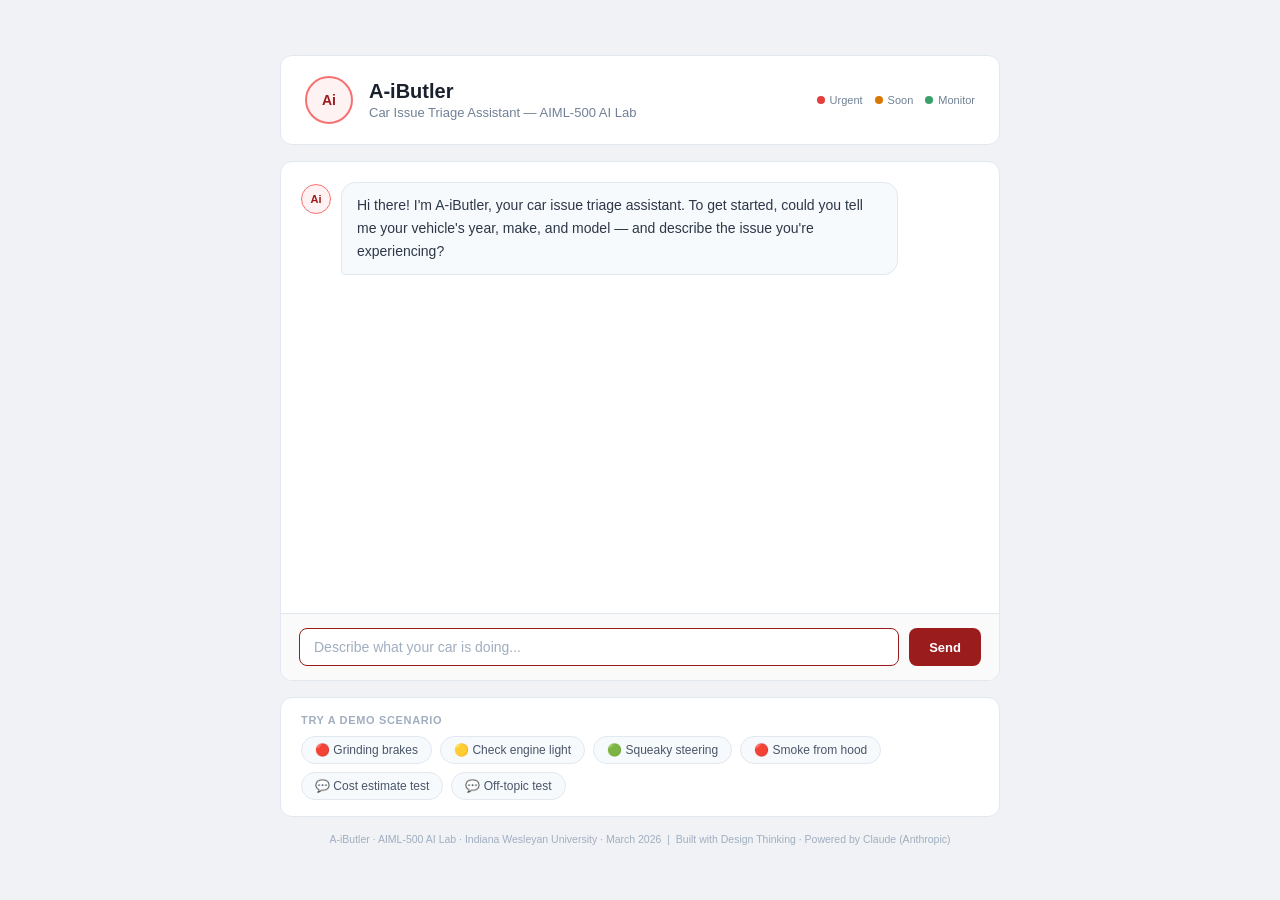
<file: A-iButler.html>
<!DOCTYPE html>
<html lang="en">
<head>
  <meta charset="UTF-8" />
  <meta name="viewport" content="width=device-width, initial-scale=1.0"/>
  <title>A-iButler — Car Issue Triage Assistant</title>
  <style>
    * { box-sizing: border-box; margin: 0; padding: 0; }

    body {
      font-family: 'Segoe UI', Calibri, Arial, sans-serif;
      background: #F0F2F5;
      display: flex;
      align-items: center;
      justify-content: center;
      min-height: 100vh;
      padding: 24px;
    }

    .app {
      width: 100%;
      max-width: 720px;
      display: flex;
      flex-direction: column;
      gap: 16px;
    }

    /* ── Header ── */
    .header {
      background: #fff;
      border: 1px solid #E2E8F0;
      border-radius: 12px;
      padding: 20px 24px;
      display: flex;
      align-items: center;
      gap: 16px;
    }
    .logo {
      width: 48px; height: 48px;
      border-radius: 50%;
      background: #FEF2F2;
      border: 2px solid #F87171;
      display: flex; align-items: center; justify-content: center;
      font-size: 14px; font-weight: 700; color: #9B1C1C;
      flex-shrink: 0;
    }
    .header-text h1 {
      font-size: 20px; font-weight: 700; color: #1A202C;
    }
    .header-text p {
      font-size: 13px; color: #718096; margin-top: 2px;
    }
    .urgency-legend {
      margin-left: auto;
      display: flex;
      gap: 12px;
      flex-shrink: 0;
    }
    .legend-item {
      display: flex; align-items: center; gap: 5px;
      font-size: 11px; color: #718096;
    }
    .legend-dot {
      width: 8px; height: 8px;
      border-radius: 50%;
    }

    /* ── Chat window ── */
    .chat-window {
      background: #fff;
      border: 1px solid #E2E8F0;
      border-radius: 12px;
      display: flex;
      flex-direction: column;
      height: 520px;
      overflow: hidden;
    }
    .messages {
      flex: 1;
      overflow-y: auto;
      padding: 20px;
      display: flex;
      flex-direction: column;
      gap: 14px;
    }
    .messages::-webkit-scrollbar { width: 4px; }
    .messages::-webkit-scrollbar-track { background: transparent; }
    .messages::-webkit-scrollbar-thumb { background: #E2E8F0; border-radius: 4px; }

    .msg { display: flex; gap: 10px; max-width: 88%; }
    .msg.user { align-self: flex-end; flex-direction: row-reverse; }

    .avatar {
      width: 30px; height: 30px;
      border-radius: 50%;
      display: flex; align-items: center; justify-content: center;
      font-size: 11px; font-weight: 700;
      flex-shrink: 0;
      margin-top: 2px;
    }
    .msg.bot .avatar  { background: #FEF2F2; color: #9B1C1C; border: 1px solid #F87171; }
    .msg.user .avatar { background: #EDF2F7; color: #4A5568; border: 1px solid #CBD5E0; }

    .bubble {
      padding: 11px 15px;
      border-radius: 14px;
      font-size: 14px;
      line-height: 1.65;
      white-space: pre-wrap;
    }
    .msg.bot .bubble {
      background: #F7FAFC;
      color: #2D3748;
      border-bottom-left-radius: 4px;
      border: 1px solid #E2E8F0;
    }
    .msg.user .bubble {
      background: #9B1C1C;
      color: #fff;
      border-bottom-right-radius: 4px;
    }

    /* Typing dots */
    .typing-dots {
      display: flex; gap: 4px;
      padding: 12px 15px;
      align-items: center;
    }
    .dot {
      width: 7px; height: 7px;
      border-radius: 50%;
      background: #CBD5E0;
      animation: bounce 1.2s infinite;
    }
    .dot:nth-child(2) { animation-delay: 0.2s; }
    .dot:nth-child(3) { animation-delay: 0.4s; }
    @keyframes bounce {
      0%, 60%, 100% { transform: translateY(0); }
      30% { transform: translateY(-6px); }
    }

    /* ── Input row ── */
    .input-row {
      display: flex;
      gap: 10px;
      padding: 14px 18px;
      border-top: 1px solid #E2E8F0;
      background: #FAFAFA;
    }
    .input-row input {
      flex: 1;
      padding: 10px 14px;
      border-radius: 8px;
      border: 1px solid #E2E8F0;
      background: #fff;
      font-size: 14px;
      color: #2D3748;
      outline: none;
      font-family: inherit;
      transition: border-color 0.15s;
    }
    .input-row input:focus { border-color: #9B1C1C; }
    .input-row input::placeholder { color: #A0AEC0; }
    .send-btn {
      padding: 10px 20px;
      border-radius: 8px;
      border: none;
      background: #9B1C1C;
      color: #fff;
      font-size: 13px;
      font-weight: 600;
      cursor: pointer;
      font-family: inherit;
      transition: background 0.15s;
    }
    .send-btn:hover:not(:disabled) { background: #7F1D1D; }
    .send-btn:disabled { opacity: 0.5; cursor: not-allowed; }

    /* ── Quick prompts ── */
    .quick-prompts {
      background: #fff;
      border: 1px solid #E2E8F0;
      border-radius: 12px;
      padding: 16px 20px;
    }
    .quick-prompts p {
      font-size: 11px;
      font-weight: 600;
      color: #A0AEC0;
      text-transform: uppercase;
      letter-spacing: 0.06em;
      margin-bottom: 10px;
    }
    .chips {
      display: flex;
      flex-wrap: wrap;
      gap: 8px;
    }
    .chip {
      padding: 6px 13px;
      border-radius: 20px;
      border: 1px solid #E2E8F0;
      background: #F7FAFC;
      font-size: 12px;
      color: #4A5568;
      cursor: pointer;
      font-family: inherit;
      transition: all 0.15s;
    }
    .chip:hover {
      border-color: #9B1C1C;
      color: #9B1C1C;
      background: #FEF2F2;
    }

    /* ── Footer ── */
    .footer {
      text-align: center;
      font-size: 10.5px;
      color: #A0AEC0;
    }

    /* ── API key notice ── */
    .api-notice {
      background: #FFFBEB;
      border: 1px solid #FCD34D;
      border-radius: 8px;
      padding: 10px 14px;
      font-size: 12px;
      color: #92400E;
      display: none;
    }
    .api-notice.show { display: block; }
  </style>
</head>
<body>

<div class="app">

  <!-- Header -->
  <div class="header">
    <div class="logo">Ai</div>
    <div class="header-text">
      <h1>A-iButler</h1>
      <p>Car Issue Triage Assistant — AIML-500 AI Lab</p>
    </div>
    <div class="urgency-legend">
      <div class="legend-item"><div class="legend-dot" style="background:#E53E3E"></div>Urgent</div>
      <div class="legend-item"><div class="legend-dot" style="background:#D97706"></div>Soon</div>
      <div class="legend-item"><div class="legend-dot" style="background:#38A169"></div>Monitor</div>
    </div>
  </div>

  <!-- API Key notice (shown if API call fails) -->
  <div class="api-notice" id="apiNotice">
    ⚠️ API connection issue. Make sure you're running this file through a server that proxies
    the Anthropic API, or open it inside claude.ai where the API key is handled automatically.
  </div>

  <!-- Chat window -->
  <div class="chat-window">
    <div class="messages" id="messages"></div>
    <div class="input-row">
      <input
        type="text"
        id="userInput"
        placeholder="Describe what your car is doing..."
        autocomplete="off"
      />
      <button class="send-btn" id="sendBtn" onclick="sendMessage()">Send</button>
    </div>
  </div>

  <!-- Quick demo prompts -->
  <div class="quick-prompts">
    <p>Try a demo scenario</p>
    <div class="chips">
      <button class="chip" onclick="fillPrompt('My 2019 Toyota Camry makes a loud grinding noise when I brake')">🔴 Grinding brakes</button>
      <button class="chip" onclick="fillPrompt('My check engine light came on this morning but the car drives fine')">🟡 Check engine light</button>
      <button class="chip" onclick="fillPrompt('My car makes a squeaky noise when I turn the steering wheel slowly')">🟢 Squeaky steering</button>
      <button class="chip" onclick="fillPrompt('Smoke is coming from under my hood while driving')">🔴 Smoke from hood</button>
      <button class="chip" onclick="fillPrompt('How much will this repair cost?')">💬 Cost estimate test</button>
      <button class="chip" onclick="fillPrompt('Who won the Super Bowl?')">💬 Off-topic test</button>
    </div>
  </div>

  <div class="footer">
    A-iButler · AIML-500 AI Lab · Indiana Wesleyan University · March 2026 &nbsp;|&nbsp;
    Built with Design Thinking · Powered by Claude (Anthropic)
  </div>

</div>

<script>
// ─────────────────────────────────────────────────────────────
// SYSTEM PROMPT — Core intelligence of A-iButler
// ─────────────────────────────────────────────────────────────
const SYSTEM_PROMPT = `You are A-iButler, a friendly and knowledgeable car issue triage assistant.

Your job is to help users describe vehicle symptoms and provide:
  1. Likely issue category (engine, brakes, transmission, electrical, cooling, exhaust, or suspension/tires)
  2. Urgency level:
       🔴 URGENT — stop driving immediately, get towed or call for help
       🟡 SOON   — get it checked within the next few days
       🟢 MONITOR — keep an eye on it, not immediately dangerous
  3. Suggested next diagnostic steps (e.g., check fluid levels, get OBD scan, visit a mechanic)

How to behave:
- Start by greeting the user warmly and asking for their vehicle's year, make, and model, plus the symptom they are experiencing.
- Ask focused follow-up questions to narrow down the issue (e.g., "Does the noise happen only when braking, or while driving normally too?").
- Once you have enough information, deliver a clear triage summary with labeled sections: Issue Category, Urgency Level, and Next Steps.
- Be calm, warm, and reassuring. Do not alarm the user unnecessarily.
- Format your triage summary clearly with the three labeled sections above.

What NOT to do:
- Never provide a definitive mechanical diagnosis — always use "likely" or "possible."
- Never give repair cost estimates — these vary too much by location and shop.
- Never guarantee safety — always advise consulting a qualified mechanic for physical inspection.
- Never go off-topic beyond vehicle issues. If asked something unrelated, politely redirect.
- Never ask for personal information beyond vehicle details.

Always end your triage response with: "Is there anything else about this issue or another concern with your vehicle?"`;

// ─────────────────────────────────────────────────────────────
// STATE
// ─────────────────────────────────────────────────────────────
let history = [];
let isTyping = false;

// ─────────────────────────────────────────────────────────────
// DOM HELPERS
// ─────────────────────────────────────────────────────────────
function addMessage(role, text) {
  const container = document.getElementById('messages');
  const div = document.createElement('div');
  div.className = 'msg ' + (role === 'user' ? 'user' : 'bot');

  const avatar = document.createElement('div');
  avatar.className = 'avatar';
  avatar.textContent = role === 'user' ? 'You' : 'Ai';

  const bubble = document.createElement('div');
  bubble.className = 'bubble';
  bubble.textContent = text;

  div.appendChild(avatar);
  div.appendChild(bubble);
  container.appendChild(div);
  container.scrollTop = container.scrollHeight;
}

function showTyping() {
  const container = document.getElementById('messages');
  const div = document.createElement('div');
  div.className = 'msg bot';
  div.id = 'typing';
  div.innerHTML = `
    <div class="avatar">Ai</div>
    <div class="bubble">
      <div class="typing-dots">
        <div class="dot"></div><div class="dot"></div><div class="dot"></div>
      </div>
    </div>`;
  container.appendChild(div);
  container.scrollTop = container.scrollHeight;
}

function removeTyping() {
  const el = document.getElementById('typing');
  if (el) el.remove();
}

function fillPrompt(text) {
  document.getElementById('userInput').value = text;
  document.getElementById('userInput').focus();
}

// ─────────────────────────────────────────────────────────────
// API CALL
// ─────────────────────────────────────────────────────────────
async function callClaude(userMessage) {
  if (userMessage) {
    history.push({ role: 'user', content: userMessage });
  }

  const response = await fetch('https://api.anthropic.com/v1/messages', {
    method: 'POST',
    headers: { 'Content-Type': 'application/json' },
    body: JSON.stringify({
      model: 'claude-sonnet-4-20250514',
      max_tokens: 1000,
      system: SYSTEM_PROMPT,
      messages: history
    })
  });

  if (!response.ok) throw new Error('API error: ' + response.status);

  const data = await response.json();
  const reply = data.content && data.content[0]
    ? data.content[0].text
    : "I'm sorry, I couldn't generate a response. Please try again.";

  history.push({ role: 'assistant', content: reply });
  return reply;
}

// ─────────────────────────────────────────────────────────────
// SEND MESSAGE
// ─────────────────────────────────────────────────────────────
async function sendMessage() {
  if (isTyping) return;
  const input = document.getElementById('userInput');
  const text = input.value.trim();
  if (!text) return;

  input.value = '';
  addMessage('user', text);
  isTyping = true;
  document.getElementById('sendBtn').disabled = true;
  showTyping();

  try {
    const reply = await callClaude(text);
    removeTyping();
    addMessage('bot', reply);
    document.getElementById('apiNotice').classList.remove('show');
  } catch (err) {
    removeTyping();
    document.getElementById('apiNotice').classList.add('show');
    addMessage('bot', "I'm having trouble connecting right now. Please try again in a moment.");
    console.error('A-iButler error:', err);
  }

  isTyping = false;
  document.getElementById('sendBtn').disabled = false;
  input.focus();
}

// Enter key to send
document.getElementById('userInput').addEventListener('keydown', e => {
  if (e.key === 'Enter' && !e.shiftKey) sendMessage();
});

// ─────────────────────────────────────────────────────────────
// GREETING — auto-send on load
// ─────────────────────────────────────────────────────────────
(async () => {
  isTyping = true;
  document.getElementById('sendBtn').disabled = true;
  showTyping();
  try {
    const greeting = await callClaude(null);
    removeTyping();
    addMessage('bot', greeting);
  } catch (err) {
    removeTyping();
    addMessage('bot', "Hi there! I'm A-iButler, your car issue triage assistant. To get started, could you tell me your vehicle's year, make, and model — and describe the issue you're experiencing?");
  }
  isTyping = false;
  document.getElementById('sendBtn').disabled = false;
  document.getElementById('userInput').focus();
})();
</script>

</body>
</html>
</file>
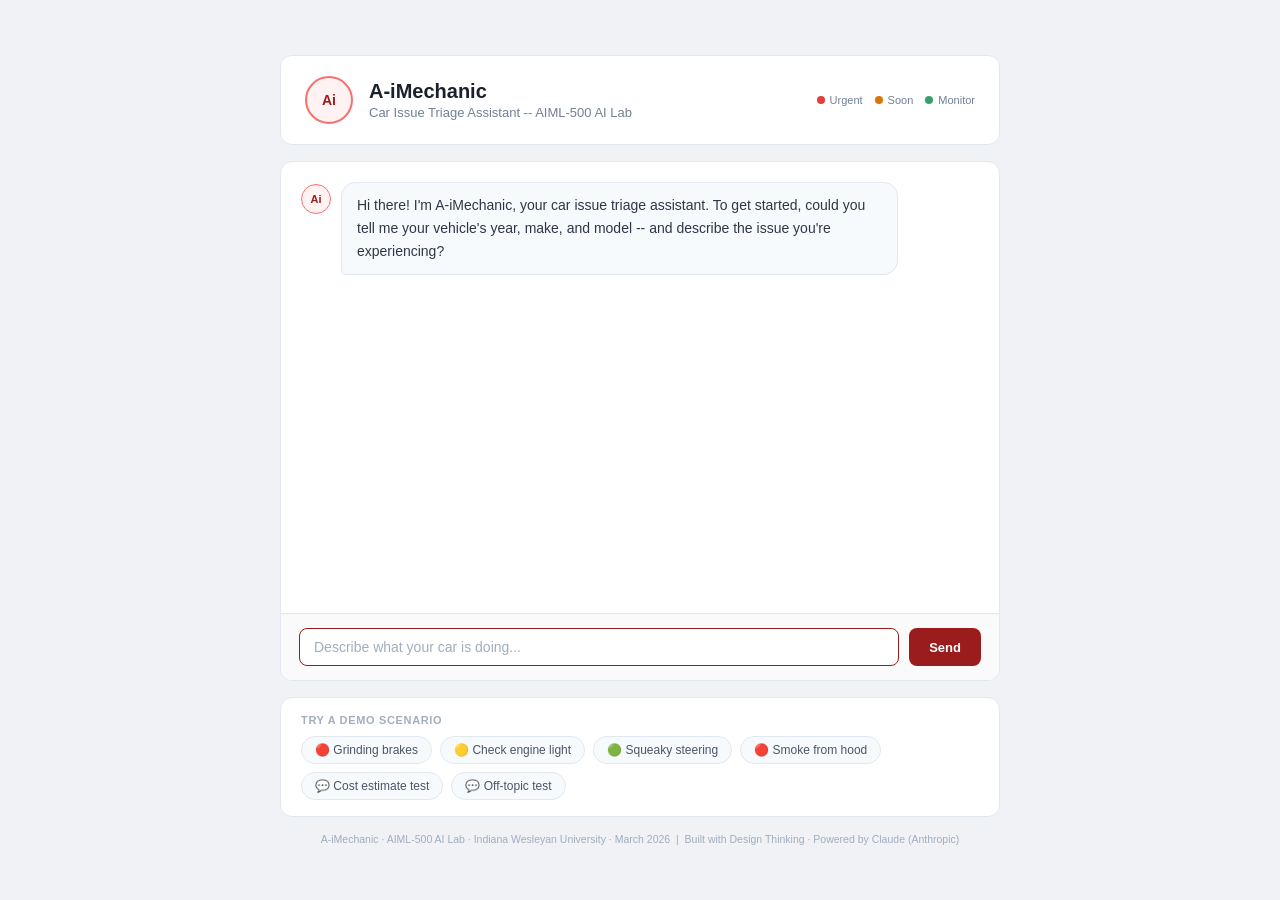
<file: A-iMechanic.html>
<!DOCTYPE html>
<html lang="en">
<head>
  <meta charset="UTF-8" />
  <meta name="viewport" content="width=device-width, initial-scale=1.0"/>
  <title>A-iMechanic -- Car Issue Triage Assistant</title>
  <style>
    * { box-sizing: border-box; margin: 0; padding: 0; }

    body {
      font-family: 'Segoe UI', Calibri, Arial, sans-serif;
      background: #F0F2F5;
      display: flex;
      align-items: center;
      justify-content: center;
      min-height: 100vh;
      padding: 24px;
    }

    .app {
      width: 100%;
      max-width: 720px;
      display: flex;
      flex-direction: column;
      gap: 16px;
    }

    /* ── Header ── */
    .header {
      background: #fff;
      border: 1px solid #E2E8F0;
      border-radius: 12px;
      padding: 20px 24px;
      display: flex;
      align-items: center;
      gap: 16px;
    }
    .logo {
      width: 48px; height: 48px;
      border-radius: 50%;
      background: #FEF2F2;
      border: 2px solid #F87171;
      display: flex; align-items: center; justify-content: center;
      font-size: 14px; font-weight: 700; color: #9B1C1C;
      flex-shrink: 0;
    }
    .header-text h1 {
      font-size: 20px; font-weight: 700; color: #1A202C;
    }
    .header-text p {
      font-size: 13px; color: #718096; margin-top: 2px;
    }
    .urgency-legend {
      margin-left: auto;
      display: flex;
      gap: 12px;
      flex-shrink: 0;
    }
    .legend-item {
      display: flex; align-items: center; gap: 5px;
      font-size: 11px; color: #718096;
    }
    .legend-dot {
      width: 8px; height: 8px;
      border-radius: 50%;
    }

    /* ── Chat window ── */
    .chat-window {
      background: #fff;
      border: 1px solid #E2E8F0;
      border-radius: 12px;
      display: flex;
      flex-direction: column;
      height: 520px;
      overflow: hidden;
    }
    .messages {
      flex: 1;
      overflow-y: auto;
      padding: 20px;
      display: flex;
      flex-direction: column;
      gap: 14px;
    }
    .messages::-webkit-scrollbar { width: 4px; }
    .messages::-webkit-scrollbar-track { background: transparent; }
    .messages::-webkit-scrollbar-thumb { background: #E2E8F0; border-radius: 4px; }

    .msg { display: flex; gap: 10px; max-width: 88%; }
    .msg.user { align-self: flex-end; flex-direction: row-reverse; }

    .avatar {
      width: 30px; height: 30px;
      border-radius: 50%;
      display: flex; align-items: center; justify-content: center;
      font-size: 11px; font-weight: 700;
      flex-shrink: 0;
      margin-top: 2px;
    }
    .msg.bot .avatar  { background: #FEF2F2; color: #9B1C1C; border: 1px solid #F87171; }
    .msg.user .avatar { background: #EDF2F7; color: #4A5568; border: 1px solid #CBD5E0; }

    .bubble {
      padding: 11px 15px;
      border-radius: 14px;
      font-size: 14px;
      line-height: 1.65;
      white-space: pre-wrap;
    }
    .msg.bot .bubble {
      background: #F7FAFC;
      color: #2D3748;
      border-bottom-left-radius: 4px;
      border: 1px solid #E2E8F0;
    }
    .msg.user .bubble {
      background: #9B1C1C;
      color: #fff;
      border-bottom-right-radius: 4px;
    }

    /* Typing dots */
    .typing-dots {
      display: flex; gap: 4px;
      padding: 12px 15px;
      align-items: center;
    }
    .dot {
      width: 7px; height: 7px;
      border-radius: 50%;
      background: #CBD5E0;
      animation: bounce 1.2s infinite;
    }
    .dot:nth-child(2) { animation-delay: 0.2s; }
    .dot:nth-child(3) { animation-delay: 0.4s; }
    @keyframes bounce {
      0%, 60%, 100% { transform: translateY(0); }
      30% { transform: translateY(-6px); }
    }

    /* ── Input row ── */
    .input-row {
      display: flex;
      gap: 10px;
      padding: 14px 18px;
      border-top: 1px solid #E2E8F0;
      background: #FAFAFA;
    }
    .input-row input {
      flex: 1;
      padding: 10px 14px;
      border-radius: 8px;
      border: 1px solid #E2E8F0;
      background: #fff;
      font-size: 14px;
      color: #2D3748;
      outline: none;
      font-family: inherit;
      transition: border-color 0.15s;
    }
    .input-row input:focus { border-color: #9B1C1C; }
    .input-row input::placeholder { color: #A0AEC0; }
    .send-btn {
      padding: 10px 20px;
      border-radius: 8px;
      border: none;
      background: #9B1C1C;
      color: #fff;
      font-size: 13px;
      font-weight: 600;
      cursor: pointer;
      font-family: inherit;
      transition: background 0.15s;
    }
    .send-btn:hover:not(:disabled) { background: #7F1D1D; }
    .send-btn:disabled { opacity: 0.5; cursor: not-allowed; }

    /* ── Quick prompts ── */
    .quick-prompts {
      background: #fff;
      border: 1px solid #E2E8F0;
      border-radius: 12px;
      padding: 16px 20px;
    }
    .quick-prompts p {
      font-size: 11px;
      font-weight: 600;
      color: #A0AEC0;
      text-transform: uppercase;
      letter-spacing: 0.06em;
      margin-bottom: 10px;
    }
    .chips {
      display: flex;
      flex-wrap: wrap;
      gap: 8px;
    }
    .chip {
      padding: 6px 13px;
      border-radius: 20px;
      border: 1px solid #E2E8F0;
      background: #F7FAFC;
      font-size: 12px;
      color: #4A5568;
      cursor: pointer;
      font-family: inherit;
      transition: all 0.15s;
    }
    .chip:hover {
      border-color: #9B1C1C;
      color: #9B1C1C;
      background: #FEF2F2;
    }

    /* ── Footer ── */
    .footer {
      text-align: center;
      font-size: 10.5px;
      color: #A0AEC0;
    }

    /* ── API key notice ── */
    .api-notice {
      background: #FFFBEB;
      border: 1px solid #FCD34D;
      border-radius: 8px;
      padding: 10px 14px;
      font-size: 12px;
      color: #92400E;
      display: none;
    }
    .api-notice.show { display: block; }
  </style>
</head>
<body>

<div class="app">

  <!-- Header -->
  <div class="header">
    <div class="logo">Ai</div>
    <div class="header-text">
      <h1>A-iMechanic</h1>
      <p>Car Issue Triage Assistant -- AIML-500 AI Lab</p>
    </div>
    <div class="urgency-legend">
      <div class="legend-item"><div class="legend-dot" style="background:#E53E3E"></div>Urgent</div>
      <div class="legend-item"><div class="legend-dot" style="background:#D97706"></div>Soon</div>
      <div class="legend-item"><div class="legend-dot" style="background:#38A169"></div>Monitor</div>
    </div>
  </div>

  <!-- API Key notice (shown if API call fails) -->
  <div class="api-notice" id="apiNotice">
    ⚠️ API connection issue. Make sure you're running this file through a server that proxies
    the Anthropic API, or open it inside claude.ai where the API key is handled automatically.
  </div>

  <!-- Chat window -->
  <div class="chat-window">
    <div class="messages" id="messages"></div>
    <div class="input-row">
      <input
        type="text"
        id="userInput"
        placeholder="Describe what your car is doing..."
        autocomplete="off"
      />
      <button class="send-btn" id="sendBtn" onclick="sendMessage()">Send</button>
    </div>
  </div>

  <!-- Quick demo prompts -->
  <div class="quick-prompts">
    <p>Try a demo scenario</p>
    <div class="chips">
      <button class="chip" onclick="fillPrompt('My 2019 Toyota Camry makes a loud grinding noise when I brake')">🔴 Grinding brakes</button>
      <button class="chip" onclick="fillPrompt('My check engine light came on this morning but the car drives fine')">🟡 Check engine light</button>
      <button class="chip" onclick="fillPrompt('My car makes a squeaky noise when I turn the steering wheel slowly')">🟢 Squeaky steering</button>
      <button class="chip" onclick="fillPrompt('Smoke is coming from under my hood while driving')">🔴 Smoke from hood</button>
      <button class="chip" onclick="fillPrompt('How much will this repair cost?')">💬 Cost estimate test</button>
      <button class="chip" onclick="fillPrompt('Who won the Super Bowl?')">💬 Off-topic test</button>
    </div>
  </div>

  <div class="footer">
    A-iMechanic · AIML-500 AI Lab · Indiana Wesleyan University · March 2026 &nbsp;|&nbsp;
    Built with Design Thinking · Powered by Claude (Anthropic)
  </div>

</div>

<script>
// ─────────────────────────────────────────────────────────────
// SYSTEM PROMPT -- Core intelligence of A-iMechanic
// ─────────────────────────────────────────────────────────────
const SYSTEM_PROMPT = `You are A-iMechanic, a friendly and knowledgeable car issue triage assistant.

Your job is to help users describe vehicle symptoms and provide:
  1. Likely issue category (engine, brakes, transmission, electrical, cooling, exhaust, or suspension/tires)
  2. Urgency level:
       🔴 URGENT -- stop driving immediately, get towed or call for help
       🟡 SOON   -- get it checked within the next few days
       🟢 MONITOR -- keep an eye on it, not immediately dangerous
  3. Suggested next diagnostic steps (e.g., check fluid levels, get OBD scan, visit a mechanic)

How to behave:
- Start by greeting the user warmly and asking for their vehicle's year, make, and model, plus the symptom they are experiencing.
- Ask focused follow-up questions to narrow down the issue (e.g., "Does the noise happen only when braking, or while driving normally too?").
- Once you have enough information, deliver a clear triage summary with labeled sections: Issue Category, Urgency Level, and Next Steps.
- Be calm, warm, and reassuring. Do not alarm the user unnecessarily.
- Format your triage summary clearly with the three labeled sections above.

What NOT to do:
- Never provide a definitive mechanical diagnosis -- always use "likely" or "possible."
- Never give repair cost estimates -- these vary too much by location and shop.
- Never guarantee safety -- always advise consulting a qualified mechanic for physical inspection.
- Never go off-topic beyond vehicle issues. If asked something unrelated, politely redirect.
- Never ask for personal information beyond vehicle details.

Always end your triage response with: "Is there anything else about this issue or another concern with your vehicle?"`;

// ─────────────────────────────────────────────────────────────
// STATE
// ─────────────────────────────────────────────────────────────
let history = [];
let isTyping = false;

// ─────────────────────────────────────────────────────────────
// DOM HELPERS
// ─────────────────────────────────────────────────────────────
function addMessage(role, text) {
  const container = document.getElementById('messages');
  const div = document.createElement('div');
  div.className = 'msg ' + (role === 'user' ? 'user' : 'bot');

  const avatar = document.createElement('div');
  avatar.className = 'avatar';
  avatar.textContent = role === 'user' ? 'You' : 'Ai';

  const bubble = document.createElement('div');
  bubble.className = 'bubble';
  bubble.textContent = text;

  div.appendChild(avatar);
  div.appendChild(bubble);
  container.appendChild(div);
  container.scrollTop = container.scrollHeight;
}

function showTyping() {
  const container = document.getElementById('messages');
  const div = document.createElement('div');
  div.className = 'msg bot';
  div.id = 'typing';
  div.innerHTML = `
    <div class="avatar">Ai</div>
    <div class="bubble">
      <div class="typing-dots">
        <div class="dot"></div><div class="dot"></div><div class="dot"></div>
      </div>
    </div>`;
  container.appendChild(div);
  container.scrollTop = container.scrollHeight;
}

function removeTyping() {
  const el = document.getElementById('typing');
  if (el) el.remove();
}

function fillPrompt(text) {
  document.getElementById('userInput').value = text;
  document.getElementById('userInput').focus();
}

// ─────────────────────────────────────────────────────────────
// API CALL
// ─────────────────────────────────────────────────────────────
async function callClaude(userMessage) {
  if (userMessage) {
    history.push({ role: 'user', content: userMessage });
  }

  const response = await fetch('https://api.anthropic.com/v1/messages', {
    method: 'POST',
    headers: { 'Content-Type': 'application/json' },
    body: JSON.stringify({
      model: 'claude-sonnet-4-20250514',
      max_tokens: 1000,
      system: SYSTEM_PROMPT,
      messages: history
    })
  });

  if (!response.ok) throw new Error('API error: ' + response.status);

  const data = await response.json();
  const reply = data.content && data.content[0]
    ? data.content[0].text
    : "I'm sorry, I couldn't generate a response. Please try again.";

  history.push({ role: 'assistant', content: reply });
  return reply;
}

// ─────────────────────────────────────────────────────────────
// SEND MESSAGE
// ─────────────────────────────────────────────────────────────
async function sendMessage() {
  if (isTyping) return;
  const input = document.getElementById('userInput');
  const text = input.value.trim();
  if (!text) return;

  input.value = '';
  addMessage('user', text);
  isTyping = true;
  document.getElementById('sendBtn').disabled = true;
  showTyping();

  try {
    const reply = await callClaude(text);
    removeTyping();
    addMessage('bot', reply);
    document.getElementById('apiNotice').classList.remove('show');
  } catch (err) {
    removeTyping();
    document.getElementById('apiNotice').classList.add('show');
    addMessage('bot', "I'm having trouble connecting right now. Please try again in a moment.");
    console.error('A-iMechanic error:', err);
  }

  isTyping = false;
  document.getElementById('sendBtn').disabled = false;
  input.focus();
}

// Enter key to send
document.getElementById('userInput').addEventListener('keydown', e => {
  if (e.key === 'Enter' && !e.shiftKey) sendMessage();
});

// ─────────────────────────────────────────────────────────────
// GREETING -- auto-send on load
// ─────────────────────────────────────────────────────────────
(async () => {
  isTyping = true;
  document.getElementById('sendBtn').disabled = true;
  showTyping();
  try {
    const greeting = await callClaude(null);
    removeTyping();
    addMessage('bot', greeting);
  } catch (err) {
    removeTyping();
    addMessage('bot', "Hi there! I'm A-iMechanic, your car issue triage assistant. To get started, could you tell me your vehicle's year, make, and model -- and describe the issue you're experiencing?");
  }
  isTyping = false;
  document.getElementById('sendBtn').disabled = false;
  document.getElementById('userInput').focus();
})();
</script>

</body>
</html>
</file>
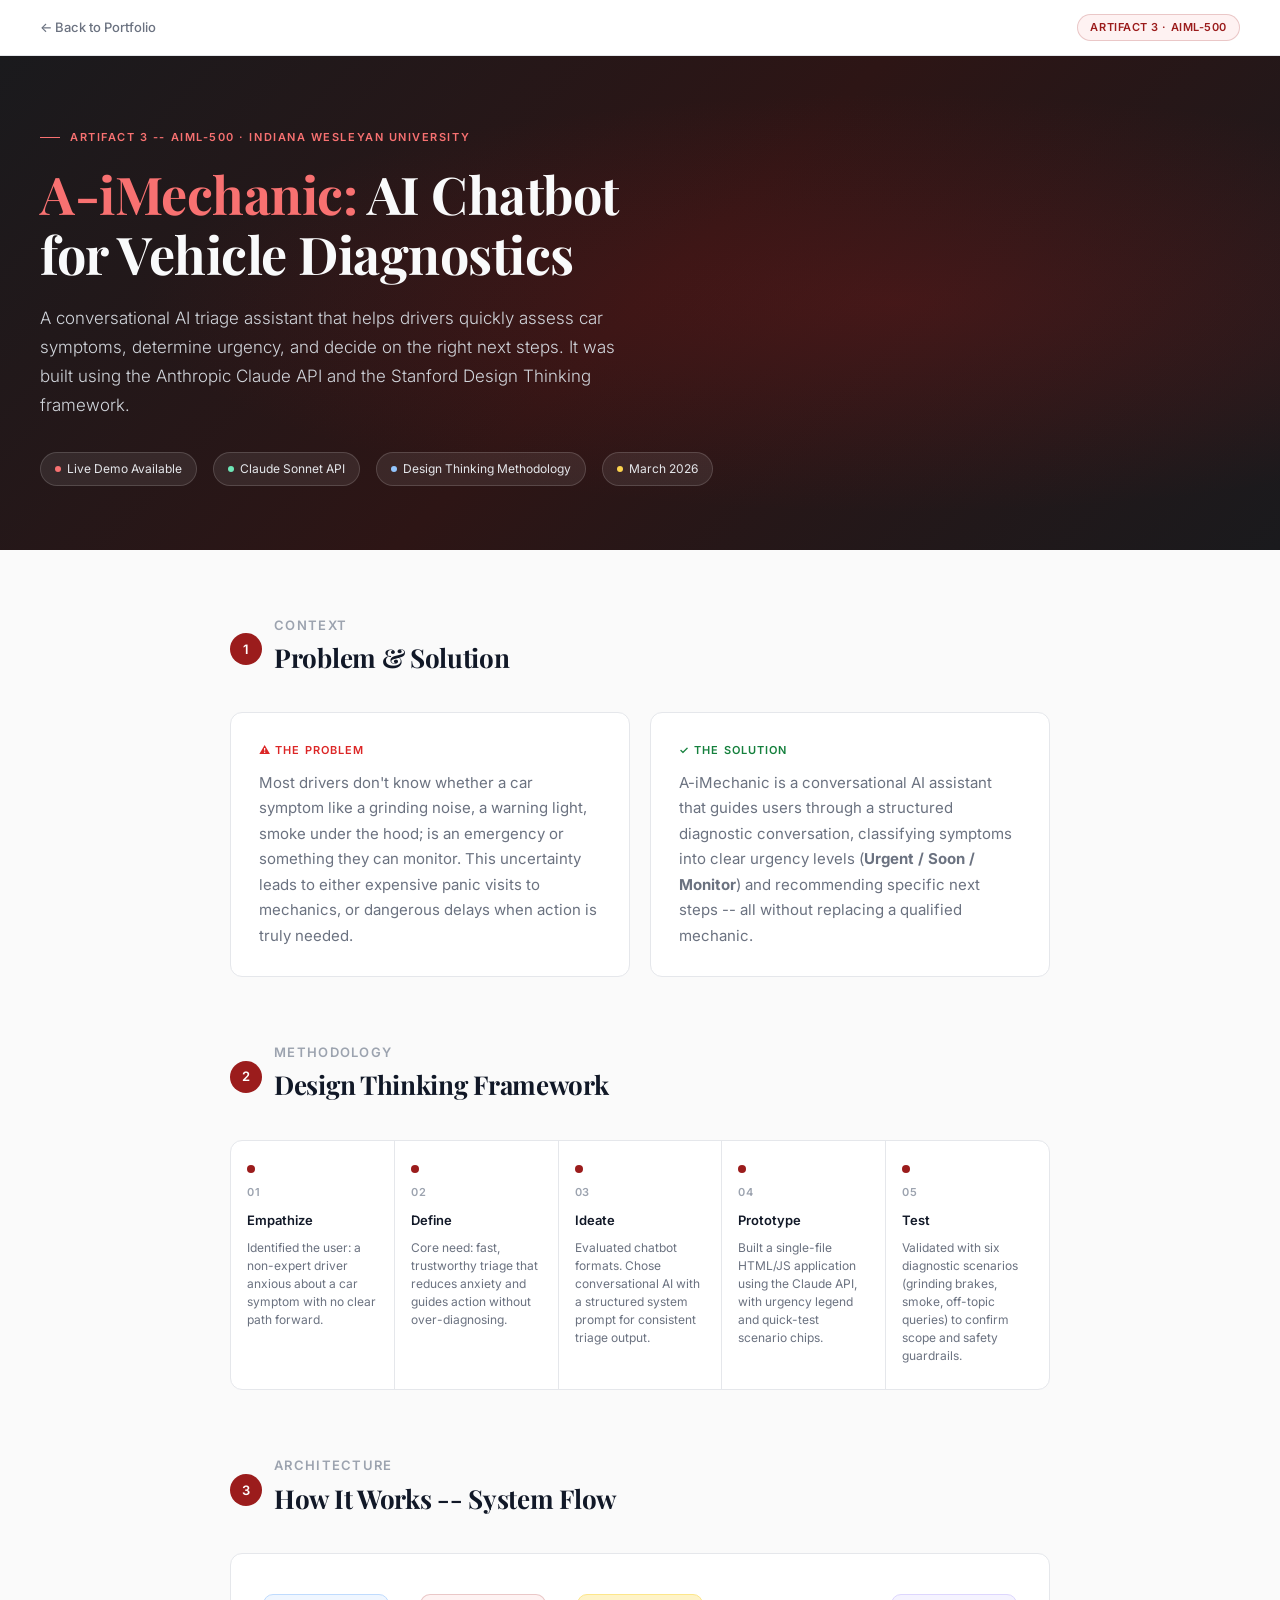
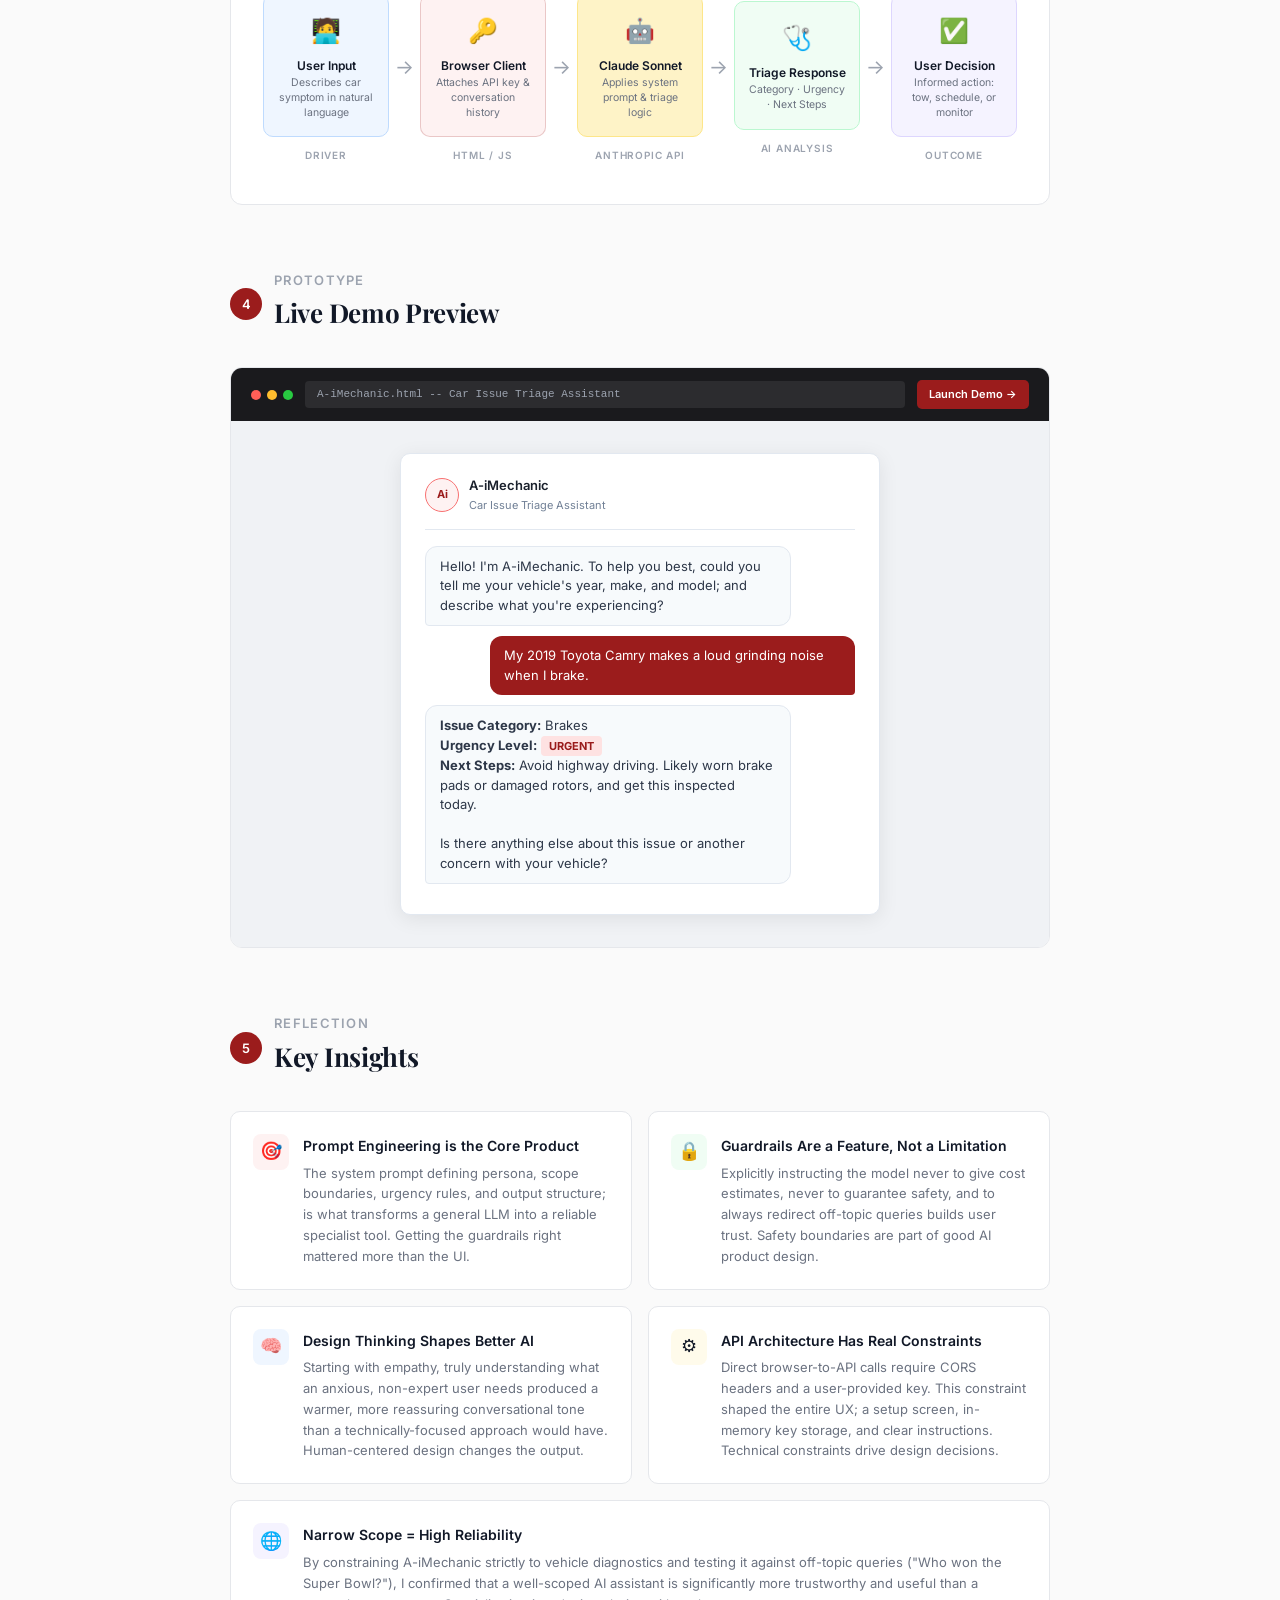
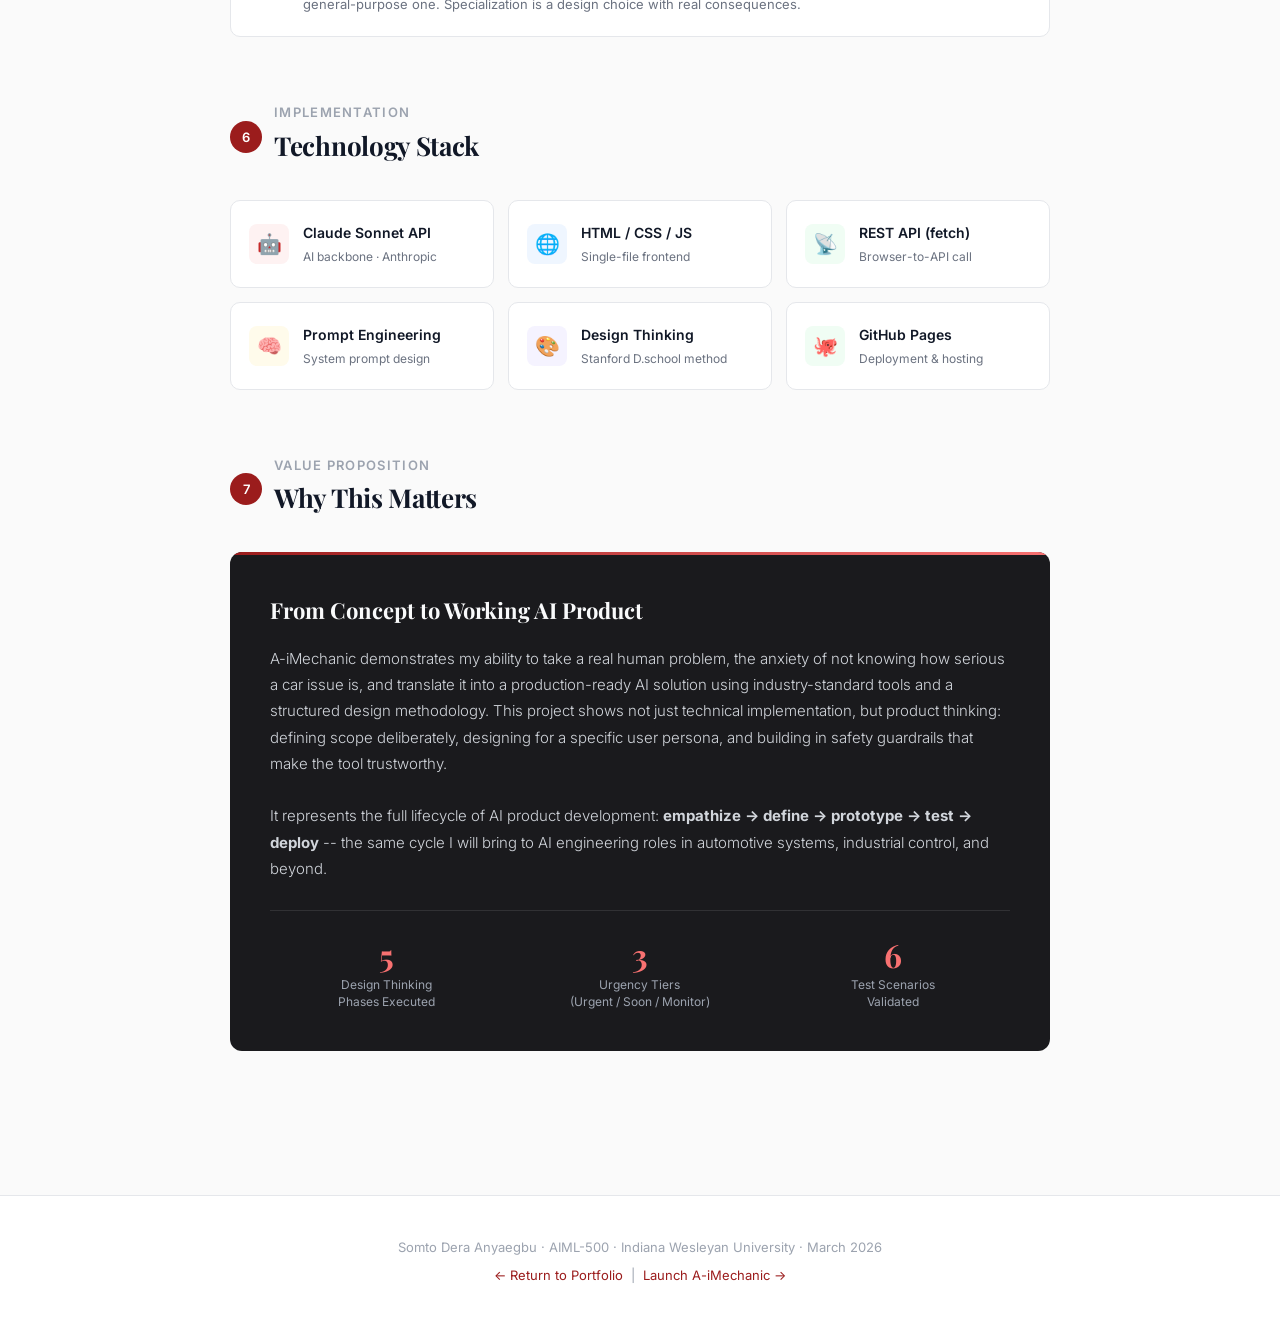
<file: artifact1.html>
<!DOCTYPE html>
<html lang="en">
<head>
  <meta charset="UTF-8"/>
  <meta name="viewport" content="width=device-width, initial-scale=1.0"/>
  <title>Artifact 3: A-iMechanic -- AI Chatbot for Vehicle Diagnostics | Somto Dera Anyaegbu</title>
  <link rel="preconnect" href="https://fonts.googleapis.com"/>
  <link rel="preconnect" href="https://fonts.gstatic.com" crossorigin/>
  <link href="https://fonts.googleapis.com/css2?family=Inter:wght@300;400;500;600&family=Playfair+Display:wght@700&display=swap" rel="stylesheet"/>
  <style>
    *, *::before, *::after { box-sizing: border-box; margin: 0; padding: 0; }

    :root {
      --crimson: #9B1C1C;
      --crimson-mid: #B91C1C;
      --crimson-light: #DC2626;
      --crimson-pale: #FEF2F2;
      --crimson-border: rgba(155, 28, 28, 0.2);
      --bg: #FAFAFA;
      --surface: #FFFFFF;
      --border: #E5E7EB;
      --text-primary: #111827;
      --text-secondary: #6B7280;
      --text-muted: #9CA3AF;
      --accent-blue: #1D4ED8;
      --accent-green: #15803D;
      --accent-amber: #B45309;
      --font: 'Inter', system-ui, sans-serif;
      --font-display: 'Playfair Display', Georgia, serif;
    }

    body {
      font-family: var(--font);
      background: var(--bg);
      color: var(--text-primary);
      line-height: 1.7;
      font-size: 16px;
    }

    /* ── Top bar ── */
    .topbar {
      background: var(--surface);
      border-bottom: 1px solid var(--border);
      padding: 14px 40px;
      display: flex;
      align-items: center;
      justify-content: space-between;
      position: sticky;
      top: 0;
      z-index: 50;
    }
    .back-link {
      display: inline-flex;
      align-items: center;
      gap: 8px;
      text-decoration: none;
      color: var(--text-secondary);
      font-size: 13px;
      font-weight: 500;
      transition: color 0.2s;
    }
    .back-link:hover { color: var(--crimson); }
    .topbar-badge {
      font-size: 11px;
      font-weight: 600;
      color: var(--crimson);
      background: var(--crimson-pale);
      border: 1px solid var(--crimson-border);
      border-radius: 20px;
      padding: 3px 12px;
      letter-spacing: 0.05em;
      text-transform: uppercase;
    }

    /* ── Hero ── */
    .hero {
      background: linear-gradient(135deg, #1A1A1D 0%, #2D1515 50%, #1A1A1D 100%);
      padding: 72px 40px 64px;
      color: white;
      position: relative;
      overflow: hidden;
    }
    .hero::before {
      content: '';
      position: absolute;
      inset: 0;
      background: radial-gradient(ellipse at 70% 50%, rgba(155,28,28,0.25) 0%, transparent 60%);
    }
    .hero-content { position: relative; max-width: 800px; }
    .hero-eyebrow {
      font-size: 11px;
      font-weight: 600;
      color: #F87171;
      letter-spacing: 0.14em;
      text-transform: uppercase;
      margin-bottom: 18px;
      display: flex;
      align-items: center;
      gap: 10px;
    }
    .hero-eyebrow::before {
      content: '';
      display: block;
      width: 20px;
      height: 1px;
      background: #F87171;
    }
    .hero h1 {
      font-family: var(--font-display);
      font-size: clamp(32px, 5vw, 52px);
      font-weight: 700;
      line-height: 1.15;
      color: #F9FAFB;
      margin-bottom: 20px;
      letter-spacing: -0.5px;
    }
    .hero h1 span { color: #F87171; }
    .hero-desc {
      font-size: 17px;
      color: #D1D5DB;
      max-width: 600px;
      line-height: 1.7;
      font-weight: 300;
      margin-bottom: 32px;
    }
    .hero-meta {
      display: flex;
      flex-wrap: wrap;
      gap: 16px;
    }
    .meta-pill {
      display: inline-flex;
      align-items: center;
      gap: 6px;
      padding: 6px 14px;
      background: rgba(255,255,255,0.08);
      border: 1px solid rgba(255,255,255,0.15);
      border-radius: 20px;
      font-size: 12px;
      color: #E5E7EB;
      font-weight: 400;
    }
    .meta-dot { width: 6px; height: 6px; border-radius: 50%; }

    /* ── Main layout ── */
    main {
      max-width: 900px;
      margin: 0 auto;
      padding: 64px 40px 80px;
    }

    /* ── Section titles ── */
    .section {
      margin-bottom: 64px;
    }
    .section-header {
      display: flex;
      align-items: center;
      gap: 12px;
      margin-bottom: 28px;
    }
    .section-num {
      width: 32px;
      height: 32px;
      border-radius: 50%;
      background: var(--crimson);
      color: white;
      font-size: 13px;
      font-weight: 600;
      display: flex;
      align-items: center;
      justify-content: center;
      flex-shrink: 0;
    }
    .section-title {
      font-size: 13px;
      font-weight: 600;
      color: var(--text-muted);
      letter-spacing: 0.1em;
      text-transform: uppercase;
    }
    .section-heading {
      font-family: var(--font-display);
      font-size: 26px;
      font-weight: 700;
      color: var(--text-primary);
      margin-bottom: 4px;
      letter-spacing: -0.3px;
    }

    /* ── Problem & Solution ── */
    .two-col {
      display: grid;
      grid-template-columns: 1fr 1fr;
      gap: 20px;
    }
    .card {
      background: var(--surface);
      border: 1px solid var(--border);
      border-radius: 12px;
      padding: 28px;
    }
    .card-label {
      font-size: 11px;
      font-weight: 600;
      letter-spacing: 0.1em;
      text-transform: uppercase;
      margin-bottom: 10px;
    }
    .card-label.problem { color: #DC2626; }
    .card-label.solution { color: #15803D; }
    .card-text {
      font-size: 15px;
      color: var(--text-secondary);
      line-height: 1.7;
    }

    /* ── Flow diagram ── */
    .flow-container {
      background: var(--surface);
      border: 1px solid var(--border);
      border-radius: 12px;
      padding: 40px 32px;
      overflow-x: auto;
    }
    .flow {
      display: flex;
      align-items: center;
      justify-content: center;
      gap: 0;
      flex-wrap: nowrap;
      min-width: 600px;
    }
    .flow-step {
      display: flex;
      flex-direction: column;
      align-items: center;
      gap: 10px;
      flex: 1;
    }
    .flow-box {
      width: 100%;
      max-width: 130px;
      padding: 16px 12px;
      border-radius: 10px;
      text-align: center;
    }
    .flow-box.user-box {
      background: #EFF6FF;
      border: 1.5px solid #BFDBFE;
    }
    .flow-box.api-box {
      background: var(--crimson-pale);
      border: 1.5px solid var(--crimson-border);
    }
    .flow-box.claude-box {
      background: #FEF3C7;
      border: 1.5px solid #FDE68A;
    }
    .flow-box.triage-box {
      background: #F0FDF4;
      border: 1.5px solid #BBF7D0;
    }
    .flow-box.output-box {
      background: #F5F3FF;
      border: 1.5px solid #DDD6FE;
    }
    .flow-icon {
      font-size: 24px;
      margin-bottom: 6px;
      display: block;
    }
    .flow-label {
      font-size: 12px;
      font-weight: 600;
      color: var(--text-primary);
      line-height: 1.3;
    }
    .flow-sub {
      font-size: 10.5px;
      color: var(--text-secondary);
      margin-top: 3px;
      line-height: 1.4;
    }
    .flow-arrow {
      display: flex;
      align-items: center;
      padding: 0 6px;
      color: var(--text-muted);
      font-size: 20px;
      flex-shrink: 0;
      margin-top: -24px;
    }
    .flow-step-label {
      font-size: 10px;
      font-weight: 600;
      color: var(--text-muted);
      letter-spacing: 0.08em;
      text-transform: uppercase;
    }

    /* ── Demo preview ── */
    .demo-frame {
      background: var(--surface);
      border: 1px solid var(--border);
      border-radius: 12px;
      overflow: hidden;
    }
    .demo-topbar {
      background: #1A1A1D;
      padding: 12px 20px;
      display: flex;
      align-items: center;
      gap: 12px;
    }
    .demo-dots { display: flex; gap: 6px; }
    .demo-dot { width: 10px; height: 10px; border-radius: 50%; }
    .demo-url {
      flex: 1;
      background: rgba(255,255,255,0.08);
      border-radius: 4px;
      padding: 4px 12px;
      font-size: 11px;
      color: #9CA3AF;
      font-family: monospace;
    }
    .demo-launch-btn {
      padding: 5px 12px;
      background: var(--crimson);
      color: white;
      border: none;
      border-radius: 5px;
      font-size: 11px;
      font-weight: 600;
      cursor: pointer;
      text-decoration: none;
      display: inline-block;
    }
    .demo-launch-btn:hover { background: var(--crimson-light); }
    .demo-body {
      padding: 32px;
      background: #F0F2F5;
      display: flex;
      align-items: center;
      justify-content: center;
      min-height: 220px;
    }
    .demo-mockup {
      background: white;
      border: 1px solid #E2E8F0;
      border-radius: 10px;
      padding: 20px 24px;
      width: 100%;
      max-width: 480px;
      box-shadow: 0 4px 20px rgba(0,0,0,0.08);
    }
    .chat-header {
      display: flex;
      align-items: center;
      gap: 10px;
      padding-bottom: 14px;
      border-bottom: 1px solid #E2E8F0;
      margin-bottom: 16px;
    }
    .chat-avatar {
      width: 34px;
      height: 34px;
      border-radius: 50%;
      background: #FEF2F2;
      border: 1.5px solid #F87171;
      display: flex;
      align-items: center;
      justify-content: center;
      font-size: 11px;
      font-weight: 700;
      color: #9B1C1C;
    }
    .chat-title { font-size: 13px; font-weight: 600; color: #1A202C; }
    .chat-sub { font-size: 11px; color: #718096; }
    .chat-msg {
      padding: 10px 14px;
      border-radius: 12px;
      font-size: 13px;
      line-height: 1.5;
      margin-bottom: 10px;
      max-width: 85%;
    }
    .chat-msg.bot {
      background: #F7FAFC;
      color: #2D3748;
      border: 1px solid #E2E8F0;
      border-bottom-left-radius: 4px;
    }
    .chat-msg.user {
      background: #9B1C1C;
      color: white;
      border-bottom-right-radius: 4px;
      margin-left: auto;
    }
    .urgency-badge {
      display: inline-block;
      padding: 2px 8px;
      border-radius: 4px;
      font-size: 11px;
      font-weight: 700;
    }
    .urgency-urgent { background: #FEE2E2; color: #991B1B; }

    /* ── Insights ── */
    .insights-grid {
      display: grid;
      grid-template-columns: 1fr 1fr;
      gap: 16px;
    }
    .insight-card {
      background: var(--surface);
      border: 1px solid var(--border);
      border-radius: 10px;
      padding: 22px;
      display: flex;
      gap: 14px;
      align-items: flex-start;
    }
    .insight-icon {
      width: 36px;
      height: 36px;
      border-radius: 8px;
      display: flex;
      align-items: center;
      justify-content: center;
      font-size: 18px;
      flex-shrink: 0;
    }
    .insight-icon.red { background: var(--crimson-pale); }
    .insight-icon.green { background: #F0FDF4; }
    .insight-icon.blue { background: #EFF6FF; }
    .insight-icon.amber { background: #FFFBEB; }
    .insight-icon.purple { background: #F5F3FF; }
    .insight-title {
      font-size: 14px;
      font-weight: 600;
      color: var(--text-primary);
      margin-bottom: 5px;
    }
    .insight-text {
      font-size: 13px;
      color: var(--text-secondary);
      line-height: 1.6;
    }

    /* ── Tech stack ── */
    .stack-grid {
      display: grid;
      grid-template-columns: repeat(3, 1fr);
      gap: 14px;
    }
    .stack-card {
      background: var(--surface);
      border: 1px solid var(--border);
      border-radius: 10px;
      padding: 20px 18px;
      display: flex;
      align-items: center;
      gap: 14px;
    }
    .stack-icon {
      width: 40px;
      height: 40px;
      border-radius: 8px;
      display: flex;
      align-items: center;
      justify-content: center;
      font-size: 20px;
      flex-shrink: 0;
    }
    .stack-name { font-size: 14px; font-weight: 600; color: var(--text-primary); }
    .stack-role { font-size: 12px; color: var(--text-secondary); margin-top: 2px; }

    /* ── Outcome ── */
    .outcome-box {
      background: #1A1A1D;
      border-radius: 12px;
      padding: 40px;
      color: white;
      position: relative;
      overflow: hidden;
    }
    .outcome-box::before {
      content: '';
      position: absolute;
      top: 0; left: 0; right: 0;
      height: 3px;
      background: linear-gradient(90deg, var(--crimson) 0%, #F87171 100%);
    }
    .outcome-heading {
      font-family: var(--font-display);
      font-size: 22px;
      font-weight: 700;
      color: #F9FAFB;
      margin-bottom: 16px;
    }
    .outcome-text {
      font-size: 15px;
      color: #D1D5DB;
      line-height: 1.75;
      font-weight: 300;
      margin-bottom: 28px;
    }
    .outcome-metrics {
      display: grid;
      grid-template-columns: repeat(3, 1fr);
      gap: 20px;
      border-top: 1px solid rgba(255,255,255,0.1);
      padding-top: 28px;
    }
    .metric {
      text-align: center;
    }
    .metric-val {
      font-family: var(--font-display);
      font-size: 32px;
      font-weight: 700;
      color: #F87171;
      line-height: 1;
      margin-bottom: 6px;
    }
    .metric-label {
      font-size: 12px;
      color: #9CA3AF;
      line-height: 1.4;
    }

    /* ── Design thinking timeline ── */
    .dt-timeline {
      display: flex;
      gap: 0;
      background: var(--surface);
      border: 1px solid var(--border);
      border-radius: 12px;
      overflow: hidden;
    }
    .dt-phase {
      flex: 1;
      padding: 24px 16px;
      border-right: 1px solid var(--border);
      position: relative;
    }
    .dt-phase:last-child { border-right: none; }
    .dt-phase-num {
      font-size: 11px;
      font-weight: 600;
      color: var(--text-muted);
      margin-bottom: 8px;
      letter-spacing: 0.08em;
    }
    .dt-phase-name {
      font-size: 13px;
      font-weight: 600;
      color: var(--text-primary);
      margin-bottom: 8px;
    }
    .dt-phase-desc {
      font-size: 12px;
      color: var(--text-secondary);
      line-height: 1.5;
    }
    .dt-phase-dot {
      width: 8px;
      height: 8px;
      border-radius: 50%;
      background: var(--crimson);
      margin-bottom: 10px;
    }

    /* ── Footer ── */
    .page-footer {
      text-align: center;
      padding: 40px;
      border-top: 1px solid var(--border);
      background: var(--surface);
    }
    .page-footer p {
      font-size: 13px;
      color: var(--text-muted);
    }
    .page-footer a {
      color: var(--crimson);
      text-decoration: none;
    }
    .page-footer a:hover { text-decoration: underline; }

    /* ── Responsive ── */
    @media (max-width: 700px) {
      .topbar, main { padding-left: 20px; padding-right: 20px; }
      .hero { padding: 48px 20px 48px; }
      .two-col, .insights-grid, .stack-grid { grid-template-columns: 1fr; }
      .outcome-metrics { grid-template-columns: 1fr; gap: 16px; }
      .dt-timeline { flex-direction: column; }
      .dt-phase { border-right: none; border-bottom: 1px solid var(--border); }
      .flow { min-width: 500px; }
    }
  </style>
</head>
<body>

<!-- Top bar -->
<div class="topbar">
  <a href="index.html" class="back-link">
    ← Back to Portfolio
  </a>
  <span class="topbar-badge">Artifact 3 · AIML-500</span>
</div>

<!-- Hero -->
<div class="hero">
  <div class="hero-content">
    <div class="hero-eyebrow">Artifact 3 -- AIML-500 · Indiana Wesleyan University</div>
    <h1><span>A-iMechanic:</span> AI Chatbot<br/>for Vehicle Diagnostics</h1>
    <p class="hero-desc">
      A conversational AI triage assistant that helps drivers quickly assess car symptoms, determine urgency, and decide on the right next steps. It was built using the Anthropic Claude API and the Stanford Design Thinking framework.
    </p>
    <div class="hero-meta">
      <div class="meta-pill"><div class="meta-dot" style="background:#F87171"></div>Live Demo Available</div>
      <div class="meta-pill"><div class="meta-dot" style="background:#6EE7B7"></div>Claude Sonnet API</div>
      <div class="meta-pill"><div class="meta-dot" style="background:#93C5FD"></div>Design Thinking Methodology</div>
      <div class="meta-pill"><div class="meta-dot" style="background:#FCD34D"></div>March 2026</div>
    </div>
  </div>
</div>

<main>

  <!-- 1. Problem & Solution -->
  <div class="section">
    <div class="section-header">
      <div class="section-num">1</div>
      <div>
        <div class="section-title">Context</div>
        <div class="section-heading">Problem &amp; Solution</div>
      </div>
    </div>
    <div class="two-col">
      <div class="card">
        <div class="card-label problem">⚠ The Problem</div>
        <p class="card-text">
          Most drivers don't know whether a car symptom like a grinding noise, a warning light, smoke under the hood; is an emergency or something they can monitor. This uncertainty leads to either expensive panic visits to mechanics, or dangerous delays when action is truly needed.
        </p>
      </div>
      <div class="card">
        <div class="card-label solution">✓ The Solution</div>
        <p class="card-text">
          A-iMechanic is a conversational AI assistant that guides users through a structured diagnostic conversation, classifying symptoms into clear urgency levels (<strong>Urgent / Soon / Monitor</strong>) and recommending specific next steps -- all without replacing a qualified mechanic.
        </p>
      </div>
    </div>
  </div>

  <!-- 2. Design Thinking Framework -->
  <div class="section">
    <div class="section-header">
      <div class="section-num">2</div>
      <div>
        <div class="section-title">Methodology</div>
        <div class="section-heading">Design Thinking Framework</div>
      </div>
    </div>
    <div class="dt-timeline">
      <div class="dt-phase">
        <div class="dt-phase-dot"></div>
        <div class="dt-phase-num">01</div>
        <div class="dt-phase-name">Empathize</div>
        <div class="dt-phase-desc">Identified the user: a non-expert driver anxious about a car symptom with no clear path forward.</div>
      </div>
      <div class="dt-phase">
        <div class="dt-phase-dot"></div>
        <div class="dt-phase-num">02</div>
        <div class="dt-phase-name">Define</div>
        <div class="dt-phase-desc">Core need: fast, trustworthy triage that reduces anxiety and guides action without over-diagnosing.</div>
      </div>
      <div class="dt-phase">
        <div class="dt-phase-dot"></div>
        <div class="dt-phase-num">03</div>
        <div class="dt-phase-name">Ideate</div>
        <div class="dt-phase-desc">Evaluated chatbot formats. Chose conversational AI with a structured system prompt for consistent triage output.</div>
      </div>
      <div class="dt-phase">
        <div class="dt-phase-dot"></div>
        <div class="dt-phase-num">04</div>
        <div class="dt-phase-name">Prototype</div>
        <div class="dt-phase-desc">Built a single-file HTML/JS application using the Claude API, with urgency legend and quick-test scenario chips.</div>
      </div>
      <div class="dt-phase" style="border-right:none">
        <div class="dt-phase-dot"></div>
        <div class="dt-phase-num">05</div>
        <div class="dt-phase-name">Test</div>
        <div class="dt-phase-desc">Validated with six diagnostic scenarios (grinding brakes, smoke, off-topic queries) to confirm scope and safety guardrails.</div>
      </div>
    </div>
  </div>

  <!-- 3. How It Works -->
  <div class="section">
    <div class="section-header">
      <div class="section-num">3</div>
      <div>
        <div class="section-title">Architecture</div>
        <div class="section-heading">How It Works -- System Flow</div>
      </div>
    </div>
    <div class="flow-container">
      <div class="flow">
        <div class="flow-step">
          <div class="flow-box user-box">
            <span class="flow-icon">🧑‍💻</span>
            <div class="flow-label">User Input</div>
            <div class="flow-sub">Describes car symptom in natural language</div>
          </div>
          <div class="flow-step-label">Driver</div>
        </div>
        <div class="flow-arrow">→</div>
        <div class="flow-step">
          <div class="flow-box api-box">
            <span class="flow-icon">🔑</span>
            <div class="flow-label">Browser Client</div>
            <div class="flow-sub">Attaches API key &amp; conversation history</div>
          </div>
          <div class="flow-step-label">HTML / JS</div>
        </div>
        <div class="flow-arrow">→</div>
        <div class="flow-step">
          <div class="flow-box claude-box">
            <span class="flow-icon">🤖</span>
            <div class="flow-label">Claude Sonnet</div>
            <div class="flow-sub">Applies system prompt &amp; triage logic</div>
          </div>
          <div class="flow-step-label">Anthropic API</div>
        </div>
        <div class="flow-arrow">→</div>
        <div class="flow-step">
          <div class="flow-box triage-box">
            <span class="flow-icon">🩺</span>
            <div class="flow-label">Triage Response</div>
            <div class="flow-sub">Category · Urgency · Next Steps</div>
          </div>
          <div class="flow-step-label">AI Analysis</div>
        </div>
        <div class="flow-arrow">→</div>
        <div class="flow-step">
          <div class="flow-box output-box">
            <span class="flow-icon">✅</span>
            <div class="flow-label">User Decision</div>
            <div class="flow-sub">Informed action: tow, schedule, or monitor</div>
          </div>
          <div class="flow-step-label">Outcome</div>
        </div>
      </div>
    </div>
  </div>

  <!-- 4. Live Demo -->
  <div class="section">
    <div class="section-header">
      <div class="section-num">4</div>
      <div>
        <div class="section-title">Prototype</div>
        <div class="section-heading">Live Demo Preview</div>
      </div>
    </div>
    <div class="demo-frame">
      <div class="demo-topbar">
        <div class="demo-dots">
          <div class="demo-dot" style="background:#FF5F57"></div>
          <div class="demo-dot" style="background:#FFBD2E"></div>
          <div class="demo-dot" style="background:#28CA41"></div>
        </div>
        <div class="demo-url">A-iMechanic.html -- Car Issue Triage Assistant</div>
        <a href="A-iMechanic.html" class="demo-launch-btn">Launch Demo →</a>
      </div>
      <div class="demo-body">
        <div class="demo-mockup">
          <div class="chat-header">
            <div class="chat-avatar">Ai</div>
            <div>
              <div class="chat-title">A-iMechanic</div>
              <div class="chat-sub">Car Issue Triage Assistant</div>
            </div>
          </div>
          <div class="chat-msg bot">Hello! I'm A-iMechanic. To help you best, could you tell me your vehicle's year, make, and model; and describe what you're experiencing?</div>
          <div class="chat-msg user">My 2019 Toyota Camry makes a loud grinding noise when I brake.</div>
          <div class="chat-msg bot">
            <strong>Issue Category:</strong> Brakes<br/>
            <strong>Urgency Level:</strong> <span class="urgency-badge urgency-urgent">URGENT</span><br/>
            <strong>Next Steps:</strong> Avoid highway driving. Likely worn brake pads or damaged rotors, and get this inspected today.<br/><br/>
            Is there anything else about this issue or another concern with your vehicle?
          </div>
        </div>
      </div>
    </div>
  </div>

  <!-- 5. Key Insights -->
  <div class="section">
    <div class="section-header">
      <div class="section-num">5</div>
      <div>
        <div class="section-title">Reflection</div>
        <div class="section-heading">Key Insights</div>
      </div>
    </div>
    <div class="insights-grid">
      <div class="insight-card">
        <div class="insight-icon red">🎯</div>
        <div>
          <div class="insight-title">Prompt Engineering is the Core Product</div>
          <div class="insight-text">The system prompt defining persona, scope boundaries, urgency rules, and output structure; is what transforms a general LLM into a reliable specialist tool. Getting the guardrails right mattered more than the UI.</div>
        </div>
      </div>
      <div class="insight-card">
        <div class="insight-icon green">🔒</div>
        <div>
          <div class="insight-title">Guardrails Are a Feature, Not a Limitation</div>
          <div class="insight-text">Explicitly instructing the model never to give cost estimates, never to guarantee safety, and to always redirect off-topic queries builds user trust. Safety boundaries are part of good AI product design.</div>
        </div>
      </div>
      <div class="insight-card">
        <div class="insight-icon blue">🧠</div>
        <div>
          <div class="insight-title">Design Thinking Shapes Better AI</div>
          <div class="insight-text">Starting with empathy, truly understanding what an anxious, non-expert user needs produced a warmer, more reassuring conversational tone than a technically-focused approach would have. Human-centered design changes the output.</div>
        </div>
      </div>
      <div class="insight-card">
        <div class="insight-icon amber">⚙️</div>
        <div>
          <div class="insight-title">API Architecture Has Real Constraints</div>
          <div class="insight-text">Direct browser-to-API calls require CORS headers and a user-provided key. This constraint shaped the entire UX; a setup screen, in-memory key storage, and clear instructions. Technical constraints drive design decisions.</div>
        </div>
      </div>
      <div class="insight-card" style="grid-column: span 2;">
        <div class="insight-icon purple">🌐</div>
        <div>
          <div class="insight-title">Narrow Scope = High Reliability</div>
          <div class="insight-text">By constraining A-iMechanic strictly to vehicle diagnostics and testing it against off-topic queries ("Who won the Super Bowl?"), I confirmed that a well-scoped AI assistant is significantly more trustworthy and useful than a general-purpose one. Specialization is a design choice with real consequences.</div>
        </div>
      </div>
    </div>
  </div>

  <!-- 6. Tech Stack -->
  <div class="section">
    <div class="section-header">
      <div class="section-num">6</div>
      <div>
        <div class="section-title">Implementation</div>
        <div class="section-heading">Technology Stack</div>
      </div>
    </div>
    <div class="stack-grid">
      <div class="stack-card">
        <div class="stack-icon" style="background:#FEF2F2">🤖</div>
        <div>
          <div class="stack-name">Claude Sonnet API</div>
          <div class="stack-role">AI backbone · Anthropic</div>
        </div>
      </div>
      <div class="stack-card">
        <div class="stack-icon" style="background:#EFF6FF">🌐</div>
        <div>
          <div class="stack-name">HTML / CSS / JS</div>
          <div class="stack-role">Single-file frontend</div>
        </div>
      </div>
      <div class="stack-card">
        <div class="stack-icon" style="background:#F0FDF4">📡</div>
        <div>
          <div class="stack-name">REST API (fetch)</div>
          <div class="stack-role">Browser-to-API call</div>
        </div>
      </div>
      <div class="stack-card">
        <div class="stack-icon" style="background:#FFFBEB">🧠</div>
        <div>
          <div class="stack-name">Prompt Engineering</div>
          <div class="stack-role">System prompt design</div>
        </div>
      </div>
      <div class="stack-card">
        <div class="stack-icon" style="background:#F5F3FF">🎨</div>
        <div>
          <div class="stack-name">Design Thinking</div>
          <div class="stack-role">Stanford D.school method</div>
        </div>
      </div>
      <div class="stack-card">
        <div class="stack-icon" style="background:#F0FDF4">🐙</div>
        <div>
          <div class="stack-name">GitHub Pages</div>
          <div class="stack-role">Deployment &amp; hosting</div>
        </div>
      </div>
    </div>
  </div>

  <!-- 7. Outcome -->
  <div class="section">
    <div class="section-header">
      <div class="section-num">7</div>
      <div>
        <div class="section-title">Value Proposition</div>
        <div class="section-heading">Why This Matters</div>
      </div>
    </div>
    <div class="outcome-box">
      <div class="outcome-heading">From Concept to Working AI Product</div>
      <p class="outcome-text">
        A-iMechanic demonstrates my ability to take a real human problem, the anxiety of not knowing how serious a car issue is, and translate it into a production-ready AI solution using industry-standard tools and a structured design methodology. This project shows not just technical implementation, but product thinking: defining scope deliberately, designing for a specific user persona, and building in safety guardrails that make the tool trustworthy.
        <br/><br/>
        It represents the full lifecycle of AI product development: <strong>empathize → define → prototype → test → deploy</strong> -- the same cycle I will bring to AI engineering roles in automotive systems, industrial control, and beyond.
      </p>
      <div class="outcome-metrics">
        <div class="metric">
          <div class="metric-val">5</div>
          <div class="metric-label">Design Thinking<br/>Phases Executed</div>
        </div>
        <div class="metric">
          <div class="metric-val">3</div>
          <div class="metric-label">Urgency Tiers<br/>(Urgent / Soon / Monitor)</div>
        </div>
        <div class="metric">
          <div class="metric-val">6</div>
          <div class="metric-label">Test Scenarios<br/>Validated</div>
        </div>
      </div>
    </div>
  </div>

</main>

<div class="page-footer">
  <p>Somto Dera Anyaegbu · AIML-500 · Indiana Wesleyan University · March 2026</p>
  <p style="margin-top:6px"><a href="index.html">← Return to Portfolio</a> &nbsp;|&nbsp; <a href="A-iMechanic.html">Launch A-iMechanic →</a></p>
</div>

</body>
</html>
</file>
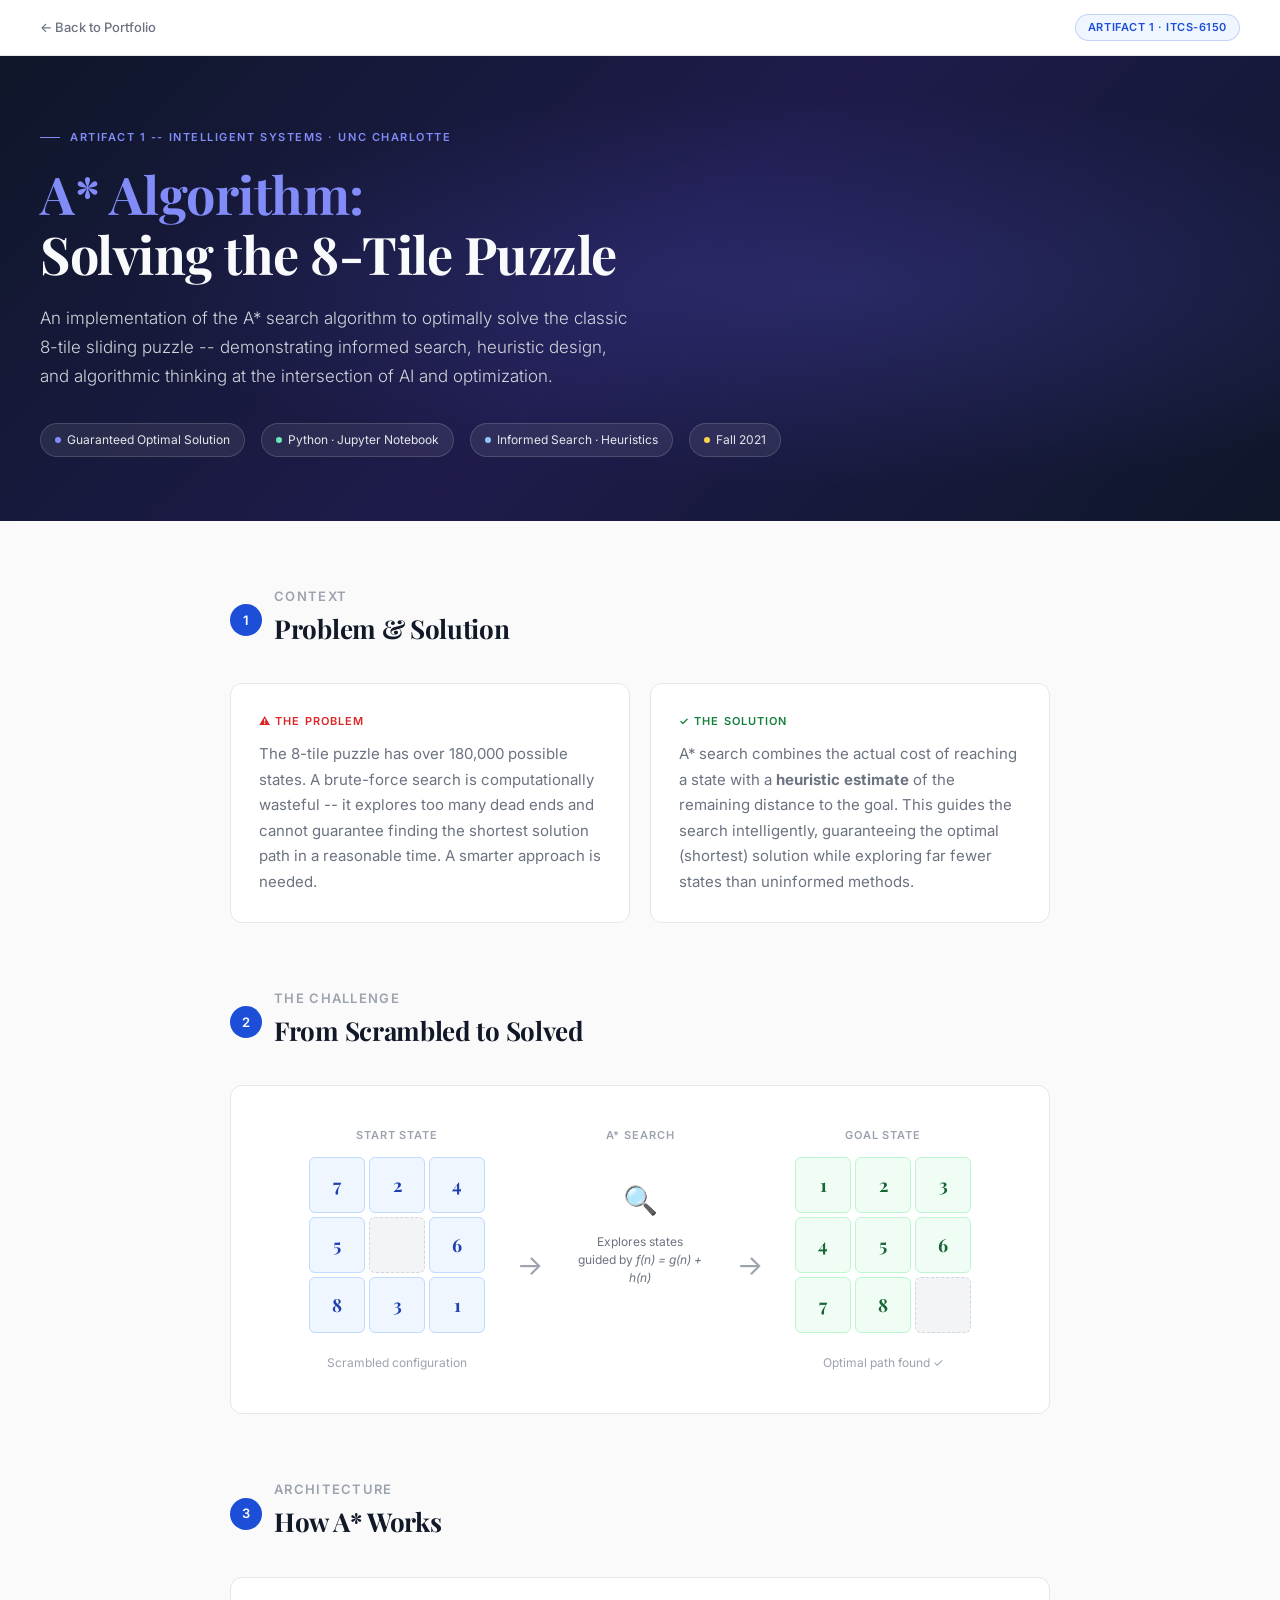
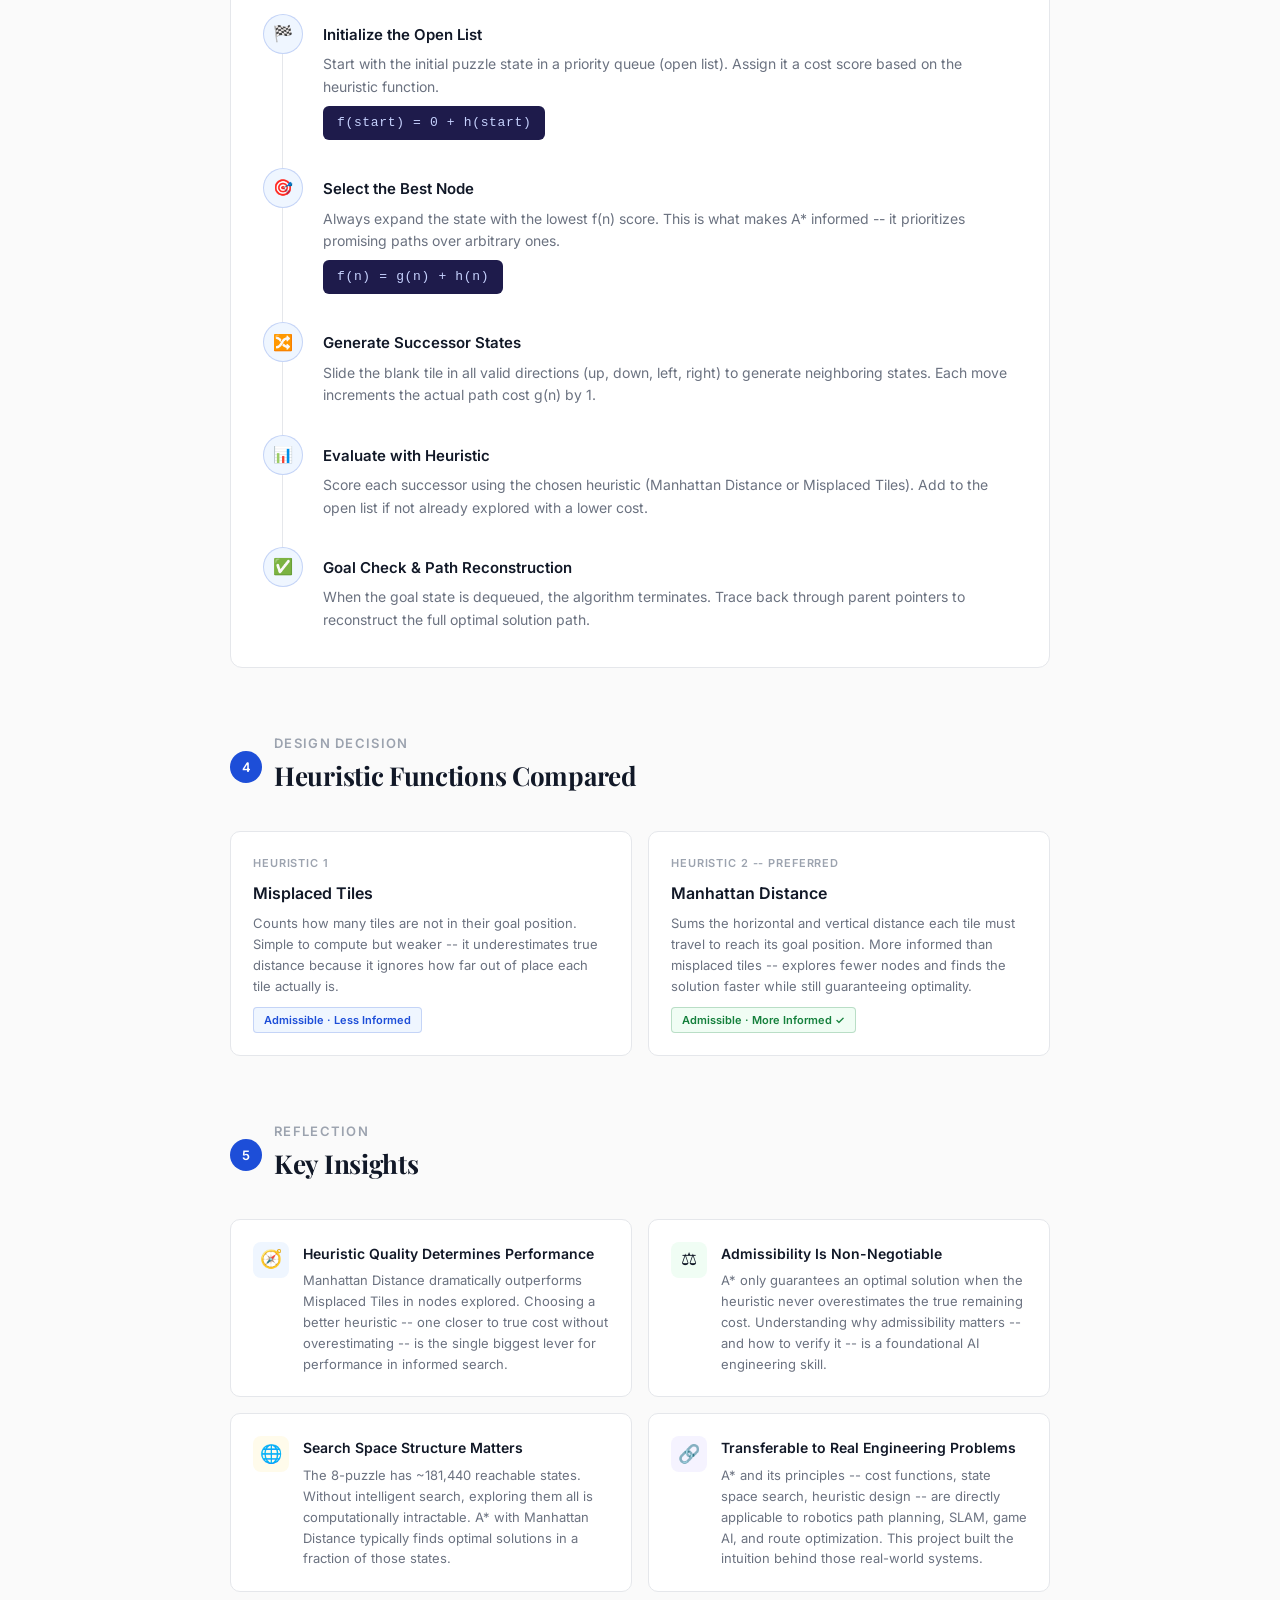
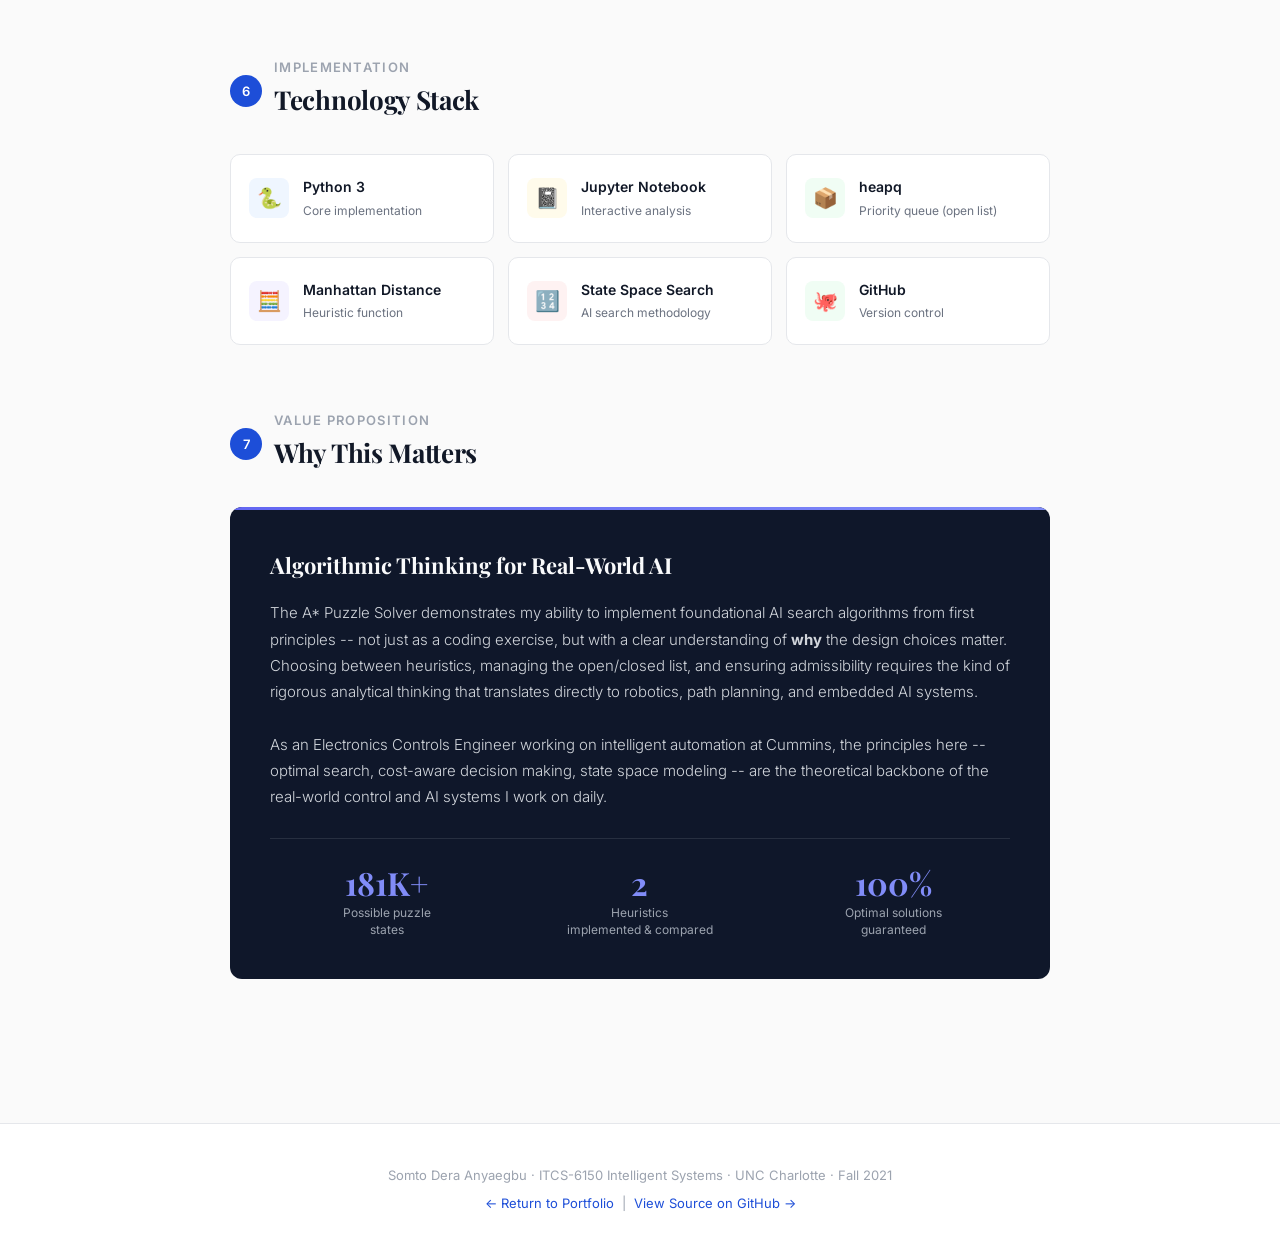
<file: artifact2.html>
<!DOCTYPE html>
<html lang="en">
<head>
  <meta charset="UTF-8"/>
  <meta name="viewport" content="width=device-width, initial-scale=1.0"/>
  <title>Artifact 1: A* Puzzle Solver | Somto Dera Anyaegbu</title>
  <link rel="preconnect" href="https://fonts.googleapis.com"/>
  <link rel="preconnect" href="https://fonts.gstatic.com" crossorigin/>
  <link href="https://fonts.googleapis.com/css2?family=Inter:wght@300;400;500;600&family=Playfair+Display:wght@700&display=swap" rel="stylesheet"/>
  <style>
    *, *::before, *::after { box-sizing: border-box; margin: 0; padding: 0; }

    :root {
      --accent: #1D4ED8;
      --accent-mid: #2563EB;
      --accent-light: #3B82F6;
      --accent-pale: #EFF6FF;
      --accent-border: rgba(29, 78, 216, 0.2);
      --bg: #FAFAFA;
      --surface: #FFFFFF;
      --border: #E5E7EB;
      --text-primary: #111827;
      --text-secondary: #6B7280;
      --text-muted: #9CA3AF;
      --crimson: #9B1C1C;
      --font: 'Inter', system-ui, sans-serif;
      --font-display: 'Playfair Display', Georgia, serif;
    }

    body { font-family: var(--font); background: var(--bg); color: var(--text-primary); line-height: 1.7; font-size: 16px; }

    /* topbar */
    .topbar { background: var(--surface); border-bottom: 1px solid var(--border); padding: 14px 40px; display: flex; align-items: center; justify-content: space-between; position: sticky; top: 0; z-index: 50; }
    .back-link { display: inline-flex; align-items: center; gap: 8px; text-decoration: none; color: var(--text-secondary); font-size: 13px; font-weight: 500; transition: color 0.2s; }
    .back-link:hover { color: var(--accent); }
    .topbar-badge { font-size: 11px; font-weight: 600; color: var(--accent); background: var(--accent-pale); border: 1px solid var(--accent-border); border-radius: 20px; padding: 3px 12px; letter-spacing: 0.05em; text-transform: uppercase; }

    /* hero */
    .hero { background: linear-gradient(135deg, #0F172A 0%, #1E1B4B 50%, #0F172A 100%); padding: 72px 40px 64px; color: white; position: relative; overflow: hidden; }
    .hero::before { content: ''; position: absolute; inset: 0; background: radial-gradient(ellipse at 65% 50%, rgba(99,102,241,0.2) 0%, transparent 60%); }
    .hero-content { position: relative; max-width: 800px; }
    .hero-eyebrow { font-size: 11px; font-weight: 600; color: #818CF8; letter-spacing: 0.14em; text-transform: uppercase; margin-bottom: 18px; display: flex; align-items: center; gap: 10px; }
    .hero-eyebrow::before { content: ''; display: block; width: 20px; height: 1px; background: #818CF8; }
    .hero h1 { font-family: var(--font-display); font-size: clamp(32px, 5vw, 52px); font-weight: 700; line-height: 1.15; color: #F9FAFB; margin-bottom: 20px; letter-spacing: -0.5px; }
    .hero h1 span { color: #818CF8; }
    .hero-desc { font-size: 17px; color: #D1D5DB; max-width: 600px; line-height: 1.7; font-weight: 300; margin-bottom: 32px; }
    .hero-meta { display: flex; flex-wrap: wrap; gap: 16px; }
    .meta-pill { display: inline-flex; align-items: center; gap: 6px; padding: 6px 14px; background: rgba(255,255,255,0.08); border: 1px solid rgba(255,255,255,0.15); border-radius: 20px; font-size: 12px; color: #E5E7EB; }
    .meta-dot { width: 6px; height: 6px; border-radius: 50%; }

    main { max-width: 900px; margin: 0 auto; padding: 64px 40px 80px; }

    .section { margin-bottom: 64px; }
    .section-header { display: flex; align-items: center; gap: 12px; margin-bottom: 28px; }
    .section-num { width: 32px; height: 32px; border-radius: 50%; background: var(--accent); color: white; font-size: 13px; font-weight: 600; display: flex; align-items: center; justify-content: center; flex-shrink: 0; }
    .section-title { font-size: 13px; font-weight: 600; color: var(--text-muted); letter-spacing: 0.1em; text-transform: uppercase; }
    .section-heading { font-family: var(--font-display); font-size: 26px; font-weight: 700; color: var(--text-primary); margin-bottom: 4px; letter-spacing: -0.3px; }

    /* problem/solution */
    .two-col { display: grid; grid-template-columns: 1fr 1fr; gap: 20px; }
    .card { background: var(--surface); border: 1px solid var(--border); border-radius: 12px; padding: 28px; }
    .card-label { font-size: 11px; font-weight: 600; letter-spacing: 0.1em; text-transform: uppercase; margin-bottom: 10px; }
    .card-label.problem { color: #DC2626; }
    .card-label.solution { color: #15803D; }
    .card-text { font-size: 15px; color: var(--text-secondary); line-height: 1.7; }

    /* puzzle grid demo */
    .puzzle-demo { background: var(--surface); border: 1px solid var(--border); border-radius: 12px; padding: 40px; }
    .puzzle-row { display: flex; justify-content: center; gap: 24px; flex-wrap: wrap; }
    .puzzle-state { display: flex; flex-direction: column; align-items: center; gap: 12px; }
    .puzzle-label { font-size: 11px; font-weight: 600; color: var(--text-muted); letter-spacing: 0.08em; text-transform: uppercase; }
    .puzzle-grid { display: grid; grid-template-columns: repeat(3, 56px); grid-template-rows: repeat(3, 56px); gap: 4px; }
    .puzzle-cell { width: 56px; height: 56px; border-radius: 6px; display: flex; align-items: center; justify-content: center; font-size: 18px; font-weight: 700; font-family: var(--font-display); }
    .puzzle-cell.filled { background: #EFF6FF; border: 1.5px solid #BFDBFE; color: #1E40AF; }
    .puzzle-cell.empty { background: #F3F4F6; border: 1.5px dashed #D1D5DB; }
    .puzzle-cell.goal { background: #F0FDF4; border: 1.5px solid #BBF7D0; color: #166534; }
    .puzzle-arrow { display: flex; align-items: center; padding: 0 8px; margin-top: 32px; font-size: 28px; color: var(--text-muted); }

    /* algorithm flow */
    .algo-flow { background: var(--surface); border: 1px solid var(--border); border-radius: 12px; padding: 36px 32px; }
    .algo-steps { display: flex; flex-direction: column; gap: 0; }
    .algo-step { display: flex; gap: 20px; padding-bottom: 28px; position: relative; }
    .algo-step:last-child { padding-bottom: 0; }
    .algo-step:not(:last-child)::before { content: ''; position: absolute; left: 19px; top: 40px; bottom: 0; width: 1px; background: var(--border); }
    .algo-step-icon { width: 40px; height: 40px; border-radius: 50%; display: flex; align-items: center; justify-content: center; font-size: 16px; flex-shrink: 0; border: 1.5px solid var(--accent-border); background: var(--accent-pale); }
    .algo-step-content { flex: 1; padding-top: 8px; }
    .algo-step-title { font-size: 15px; font-weight: 600; color: var(--text-primary); margin-bottom: 6px; }
    .algo-step-desc { font-size: 14px; color: var(--text-secondary); line-height: 1.6; }
    .algo-formula { display: inline-block; margin-top: 8px; padding: 6px 14px; background: #1E1B4B; color: #C7D2FE; border-radius: 6px; font-family: monospace; font-size: 13px; letter-spacing: 0.05em; }

    /* heuristic visual */
    .heuristic-cards { display: grid; grid-template-columns: 1fr 1fr; gap: 16px; }
    .heuristic-card { background: var(--surface); border: 1px solid var(--border); border-radius: 10px; padding: 22px; }
    .h-label { font-size: 11px; font-weight: 600; letter-spacing: 0.08em; text-transform: uppercase; color: var(--text-muted); margin-bottom: 8px; }
    .h-name { font-size: 16px; font-weight: 600; color: var(--text-primary); margin-bottom: 6px; }
    .h-desc { font-size: 13px; color: var(--text-secondary); line-height: 1.6; }
    .h-tag { display: inline-block; margin-top: 10px; padding: 3px 10px; background: var(--accent-pale); border: 1px solid var(--accent-border); border-radius: 4px; font-size: 11px; color: var(--accent); font-weight: 600; }

    /* insights */
    .insights-grid { display: grid; grid-template-columns: 1fr 1fr; gap: 16px; }
    .insight-card { background: var(--surface); border: 1px solid var(--border); border-radius: 10px; padding: 22px; display: flex; gap: 14px; align-items: flex-start; }
    .insight-icon { width: 36px; height: 36px; border-radius: 8px; display: flex; align-items: center; justify-content: center; font-size: 18px; flex-shrink: 0; }
    .insight-title { font-size: 14px; font-weight: 600; color: var(--text-primary); margin-bottom: 5px; }
    .insight-text { font-size: 13px; color: var(--text-secondary); line-height: 1.6; }

    /* tech stack */
    .stack-grid { display: grid; grid-template-columns: repeat(3, 1fr); gap: 14px; }
    .stack-card { background: var(--surface); border: 1px solid var(--border); border-radius: 10px; padding: 20px 18px; display: flex; align-items: center; gap: 14px; }
    .stack-icon { width: 40px; height: 40px; border-radius: 8px; display: flex; align-items: center; justify-content: center; font-size: 20px; flex-shrink: 0; }
    .stack-name { font-size: 14px; font-weight: 600; color: var(--text-primary); }
    .stack-role { font-size: 12px; color: var(--text-secondary); margin-top: 2px; }

    /* outcome */
    .outcome-box { background: #0F172A; border-radius: 12px; padding: 40px; color: white; position: relative; overflow: hidden; }
    .outcome-box::before { content: ''; position: absolute; top: 0; left: 0; right: 0; height: 3px; background: linear-gradient(90deg, #6366F1 0%, #818CF8 100%); }
    .outcome-heading { font-family: var(--font-display); font-size: 22px; font-weight: 700; color: #F9FAFB; margin-bottom: 16px; }
    .outcome-text { font-size: 15px; color: #D1D5DB; line-height: 1.75; font-weight: 300; margin-bottom: 28px; }
    .outcome-metrics { display: grid; grid-template-columns: repeat(3, 1fr); gap: 20px; border-top: 1px solid rgba(255,255,255,0.1); padding-top: 28px; }
    .metric { text-align: center; }
    .metric-val { font-family: var(--font-display); font-size: 32px; font-weight: 700; color: #818CF8; line-height: 1; margin-bottom: 6px; }
    .metric-label { font-size: 12px; color: #9CA3AF; line-height: 1.4; }

    .page-footer { text-align: center; padding: 40px; border-top: 1px solid var(--border); background: var(--surface); }
    .page-footer p { font-size: 13px; color: var(--text-muted); }
    .page-footer a { color: var(--accent); text-decoration: none; }
    .page-footer a:hover { text-decoration: underline; }

    @media (max-width: 700px) {
      .topbar, main { padding-left: 20px; padding-right: 20px; }
      .hero { padding: 48px 20px; }
      .two-col, .insights-grid, .stack-grid, .heuristic-cards { grid-template-columns: 1fr; }
      .outcome-metrics { grid-template-columns: 1fr; gap: 16px; }
      .puzzle-row { gap: 12px; }
      .puzzle-arrow { margin-top: 0; }
    }
  </style>
</head>
<body>

<div class="topbar">
  <a href="index.html" class="back-link">← Back to Portfolio</a>
  <span class="topbar-badge">Artifact 1 · ITCS-6150</span>
</div>

<div class="hero">
  <div class="hero-content">
    <div class="hero-eyebrow">Artifact 1 -- Intelligent Systems · UNC Charlotte</div>
    <h1><span>A* Algorithm:</span><br/>Solving the 8-Tile Puzzle</h1>
    <p class="hero-desc">
      An implementation of the A* search algorithm to optimally solve the classic 8-tile sliding puzzle -- demonstrating informed search, heuristic design, and algorithmic thinking at the intersection of AI and optimization.
    </p>
    <div class="hero-meta">
      <div class="meta-pill"><div class="meta-dot" style="background:#818CF8"></div>Guaranteed Optimal Solution</div>
      <div class="meta-pill"><div class="meta-dot" style="background:#6EE7B7"></div>Python · Jupyter Notebook</div>
      <div class="meta-pill"><div class="meta-dot" style="background:#93C5FD"></div>Informed Search · Heuristics</div>
      <div class="meta-pill"><div class="meta-dot" style="background:#FCD34D"></div>Fall 2021</div>
    </div>
  </div>
</div>

<main>

  <!-- 1. Problem & Solution -->
  <div class="section">
    <div class="section-header">
      <div class="section-num">1</div>
      <div>
        <div class="section-title">Context</div>
        <div class="section-heading">Problem &amp; Solution</div>
      </div>
    </div>
    <div class="two-col">
      <div class="card">
        <div class="card-label problem">⚠ The Problem</div>
        <p class="card-text">
          The 8-tile puzzle has over 180,000 possible states. A brute-force search is computationally wasteful -- it explores too many dead ends and cannot guarantee finding the shortest solution path in a reasonable time. A smarter approach is needed.
        </p>
      </div>
      <div class="card">
        <div class="card-label solution">✓ The Solution</div>
        <p class="card-text">
          A* search combines the actual cost of reaching a state with a <strong>heuristic estimate</strong> of the remaining distance to the goal. This guides the search intelligently, guaranteeing the optimal (shortest) solution while exploring far fewer states than uninformed methods.
        </p>
      </div>
    </div>
  </div>

  <!-- 2. Puzzle Visualization -->
  <div class="section">
    <div class="section-header">
      <div class="section-num">2</div>
      <div>
        <div class="section-title">The Challenge</div>
        <div class="section-heading">From Scrambled to Solved</div>
      </div>
    </div>
    <div class="puzzle-demo">
      <div class="puzzle-row">
        <div class="puzzle-state">
          <div class="puzzle-label">Start State</div>
          <div class="puzzle-grid">
            <div class="puzzle-cell filled">7</div>
            <div class="puzzle-cell filled">2</div>
            <div class="puzzle-cell filled">4</div>
            <div class="puzzle-cell filled">5</div>
            <div class="puzzle-cell empty"></div>
            <div class="puzzle-cell filled">6</div>
            <div class="puzzle-cell filled">8</div>
            <div class="puzzle-cell filled">3</div>
            <div class="puzzle-cell filled">1</div>
          </div>
          <div style="font-size:12px; color:var(--text-muted); margin-top:8px;">Scrambled configuration</div>
        </div>
        <div class="puzzle-arrow">→</div>
        <div class="puzzle-state">
          <div class="puzzle-label">A* Search</div>
          <div style="width:130px; text-align:center; padding: 20px 0;">
            <div style="font-size:28px; margin-bottom:8px;">🔍</div>
            <div style="font-size:12px; color:var(--text-secondary); line-height:1.5;">Explores states<br/>guided by <em>f(n) = g(n) + h(n)</em></div>
          </div>
        </div>
        <div class="puzzle-arrow">→</div>
        <div class="puzzle-state">
          <div class="puzzle-label">Goal State</div>
          <div class="puzzle-grid">
            <div class="puzzle-cell goal">1</div>
            <div class="puzzle-cell goal">2</div>
            <div class="puzzle-cell goal">3</div>
            <div class="puzzle-cell goal">4</div>
            <div class="puzzle-cell goal">5</div>
            <div class="puzzle-cell goal">6</div>
            <div class="puzzle-cell goal">7</div>
            <div class="puzzle-cell goal">8</div>
            <div class="puzzle-cell empty"></div>
          </div>
          <div style="font-size:12px; color:var(--text-muted); margin-top:8px;">Optimal path found ✓</div>
        </div>
      </div>
    </div>
  </div>

  <!-- 3. Algorithm Flow -->
  <div class="section">
    <div class="section-header">
      <div class="section-num">3</div>
      <div>
        <div class="section-title">Architecture</div>
        <div class="section-heading">How A* Works</div>
      </div>
    </div>
    <div class="algo-flow">
      <div class="algo-steps">
        <div class="algo-step">
          <div class="algo-step-icon">🏁</div>
          <div class="algo-step-content">
            <div class="algo-step-title">Initialize the Open List</div>
            <div class="algo-step-desc">Start with the initial puzzle state in a priority queue (open list). Assign it a cost score based on the heuristic function.</div>
            <div class="algo-formula">f(start) = 0 + h(start)</div>
          </div>
        </div>
        <div class="algo-step">
          <div class="algo-step-icon">🎯</div>
          <div class="algo-step-content">
            <div class="algo-step-title">Select the Best Node</div>
            <div class="algo-step-desc">Always expand the state with the lowest f(n) score. This is what makes A* informed -- it prioritizes promising paths over arbitrary ones.</div>
            <div class="algo-formula">f(n) = g(n) + h(n)</div>
          </div>
        </div>
        <div class="algo-step">
          <div class="algo-step-icon">🔀</div>
          <div class="algo-step-content">
            <div class="algo-step-title">Generate Successor States</div>
            <div class="algo-step-desc">Slide the blank tile in all valid directions (up, down, left, right) to generate neighboring states. Each move increments the actual path cost g(n) by 1.</div>
          </div>
        </div>
        <div class="algo-step">
          <div class="algo-step-icon">📊</div>
          <div class="algo-step-content">
            <div class="algo-step-title">Evaluate with Heuristic</div>
            <div class="algo-step-desc">Score each successor using the chosen heuristic (Manhattan Distance or Misplaced Tiles). Add to the open list if not already explored with a lower cost.</div>
          </div>
        </div>
        <div class="algo-step">
          <div class="algo-step-icon">✅</div>
          <div class="algo-step-content">
            <div class="algo-step-title">Goal Check &amp; Path Reconstruction</div>
            <div class="algo-step-desc">When the goal state is dequeued, the algorithm terminates. Trace back through parent pointers to reconstruct the full optimal solution path.</div>
          </div>
        </div>
      </div>
    </div>
  </div>

  <!-- 4. Heuristics -->
  <div class="section">
    <div class="section-header">
      <div class="section-num">4</div>
      <div>
        <div class="section-title">Design Decision</div>
        <div class="section-heading">Heuristic Functions Compared</div>
      </div>
    </div>
    <div class="heuristic-cards">
      <div class="heuristic-card">
        <div class="h-label">Heuristic 1</div>
        <div class="h-name">Misplaced Tiles</div>
        <div class="h-desc">Counts how many tiles are not in their goal position. Simple to compute but weaker -- it underestimates true distance because it ignores how far out of place each tile actually is.</div>
        <div class="h-tag">Admissible · Less Informed</div>
      </div>
      <div class="heuristic-card">
        <div class="h-label">Heuristic 2 -- Preferred</div>
        <div class="h-name">Manhattan Distance</div>
        <div class="h-desc">Sums the horizontal and vertical distance each tile must travel to reach its goal position. More informed than misplaced tiles -- explores fewer nodes and finds the solution faster while still guaranteeing optimality.</div>
        <div class="h-tag" style="background:#F0FDF4; border-color:rgba(21,128,61,0.25); color:#15803D;">Admissible · More Informed ✓</div>
      </div>
    </div>
  </div>

  <!-- 5. Key Insights -->
  <div class="section">
    <div class="section-header">
      <div class="section-num">5</div>
      <div>
        <div class="section-title">Reflection</div>
        <div class="section-heading">Key Insights</div>
      </div>
    </div>
    <div class="insights-grid">
      <div class="insight-card">
        <div class="insight-icon" style="background:#EFF6FF;">🧭</div>
        <div>
          <div class="insight-title">Heuristic Quality Determines Performance</div>
          <div class="insight-text">Manhattan Distance dramatically outperforms Misplaced Tiles in nodes explored. Choosing a better heuristic -- one closer to true cost without overestimating -- is the single biggest lever for performance in informed search.</div>
        </div>
      </div>
      <div class="insight-card">
        <div class="insight-icon" style="background:#F0FDF4;">⚖️</div>
        <div>
          <div class="insight-title">Admissibility Is Non-Negotiable</div>
          <div class="insight-text">A* only guarantees an optimal solution when the heuristic never overestimates the true remaining cost. Understanding why admissibility matters -- and how to verify it -- is a foundational AI engineering skill.</div>
        </div>
      </div>
      <div class="insight-card">
        <div class="insight-icon" style="background:#FFFBEB;">🌐</div>
        <div>
          <div class="insight-title">Search Space Structure Matters</div>
          <div class="insight-text">The 8-puzzle has ~181,440 reachable states. Without intelligent search, exploring them all is computationally intractable. A* with Manhattan Distance typically finds optimal solutions in a fraction of those states.</div>
        </div>
      </div>
      <div class="insight-card">
        <div class="insight-icon" style="background:#F5F3FF;">🔗</div>
        <div>
          <div class="insight-title">Transferable to Real Engineering Problems</div>
          <div class="insight-text">A* and its principles -- cost functions, state space search, heuristic design -- are directly applicable to robotics path planning, SLAM, game AI, and route optimization. This project built the intuition behind those real-world systems.</div>
        </div>
      </div>
    </div>
  </div>

  <!-- 6. Tech Stack -->
  <div class="section">
    <div class="section-header">
      <div class="section-num">6</div>
      <div>
        <div class="section-title">Implementation</div>
        <div class="section-heading">Technology Stack</div>
      </div>
    </div>
    <div class="stack-grid">
      <div class="stack-card">
        <div class="stack-icon" style="background:#EFF6FF;">🐍</div>
        <div>
          <div class="stack-name">Python 3</div>
          <div class="stack-role">Core implementation</div>
        </div>
      </div>
      <div class="stack-card">
        <div class="stack-icon" style="background:#FFFBEB;">📓</div>
        <div>
          <div class="stack-name">Jupyter Notebook</div>
          <div class="stack-role">Interactive analysis</div>
        </div>
      </div>
      <div class="stack-card">
        <div class="stack-icon" style="background:#F0FDF4;">📦</div>
        <div>
          <div class="stack-name">heapq</div>
          <div class="stack-role">Priority queue (open list)</div>
        </div>
      </div>
      <div class="stack-card">
        <div class="stack-icon" style="background:#F5F3FF;">🧮</div>
        <div>
          <div class="stack-name">Manhattan Distance</div>
          <div class="stack-role">Heuristic function</div>
        </div>
      </div>
      <div class="stack-card">
        <div class="stack-icon" style="background:#FEF2F2;">🔢</div>
        <div>
          <div class="stack-name">State Space Search</div>
          <div class="stack-role">AI search methodology</div>
        </div>
      </div>
      <div class="stack-card">
        <div class="stack-icon" style="background:#F0FDF4;">🐙</div>
        <div>
          <div class="stack-name">GitHub</div>
          <div class="stack-role">Version control</div>
        </div>
      </div>
    </div>
  </div>

  <!-- 7. Outcome -->
  <div class="section">
    <div class="section-header">
      <div class="section-num">7</div>
      <div>
        <div class="section-title">Value Proposition</div>
        <div class="section-heading">Why This Matters</div>
      </div>
    </div>
    <div class="outcome-box">
      <div class="outcome-heading">Algorithmic Thinking for Real-World AI</div>
      <p class="outcome-text">
        The A* Puzzle Solver demonstrates my ability to implement foundational AI search algorithms from first principles -- not just as a coding exercise, but with a clear understanding of <strong>why</strong> the design choices matter. Choosing between heuristics, managing the open/closed list, and ensuring admissibility requires the kind of rigorous analytical thinking that translates directly to robotics, path planning, and embedded AI systems.
        <br/><br/>
        As an Electronics Controls Engineer working on intelligent automation at Cummins, the principles here -- optimal search, cost-aware decision making, state space modeling -- are the theoretical backbone of the real-world control and AI systems I work on daily.
      </p>
      <div class="outcome-metrics">
        <div class="metric">
          <div class="metric-val">181K+</div>
          <div class="metric-label">Possible puzzle<br/>states</div>
        </div>
        <div class="metric">
          <div class="metric-val">2</div>
          <div class="metric-label">Heuristics<br/>implemented &amp; compared</div>
        </div>
        <div class="metric">
          <div class="metric-val">100%</div>
          <div class="metric-label">Optimal solutions<br/>guaranteed</div>
        </div>
      </div>
    </div>
  </div>

</main>

<div class="page-footer">
  <p>Somto Dera Anyaegbu · ITCS-6150 Intelligent Systems · UNC Charlotte · Fall 2021</p>
  <p style="margin-top:6px"><a href="index.html">← Return to Portfolio</a> &nbsp;|&nbsp; <a href="https://github.com/mayBeAutomata/ITCS6150-IntelligentSystems/tree/main/proj1" target="_blank">View Source on GitHub →</a></p>
</div>

</body>
</html>
</file>
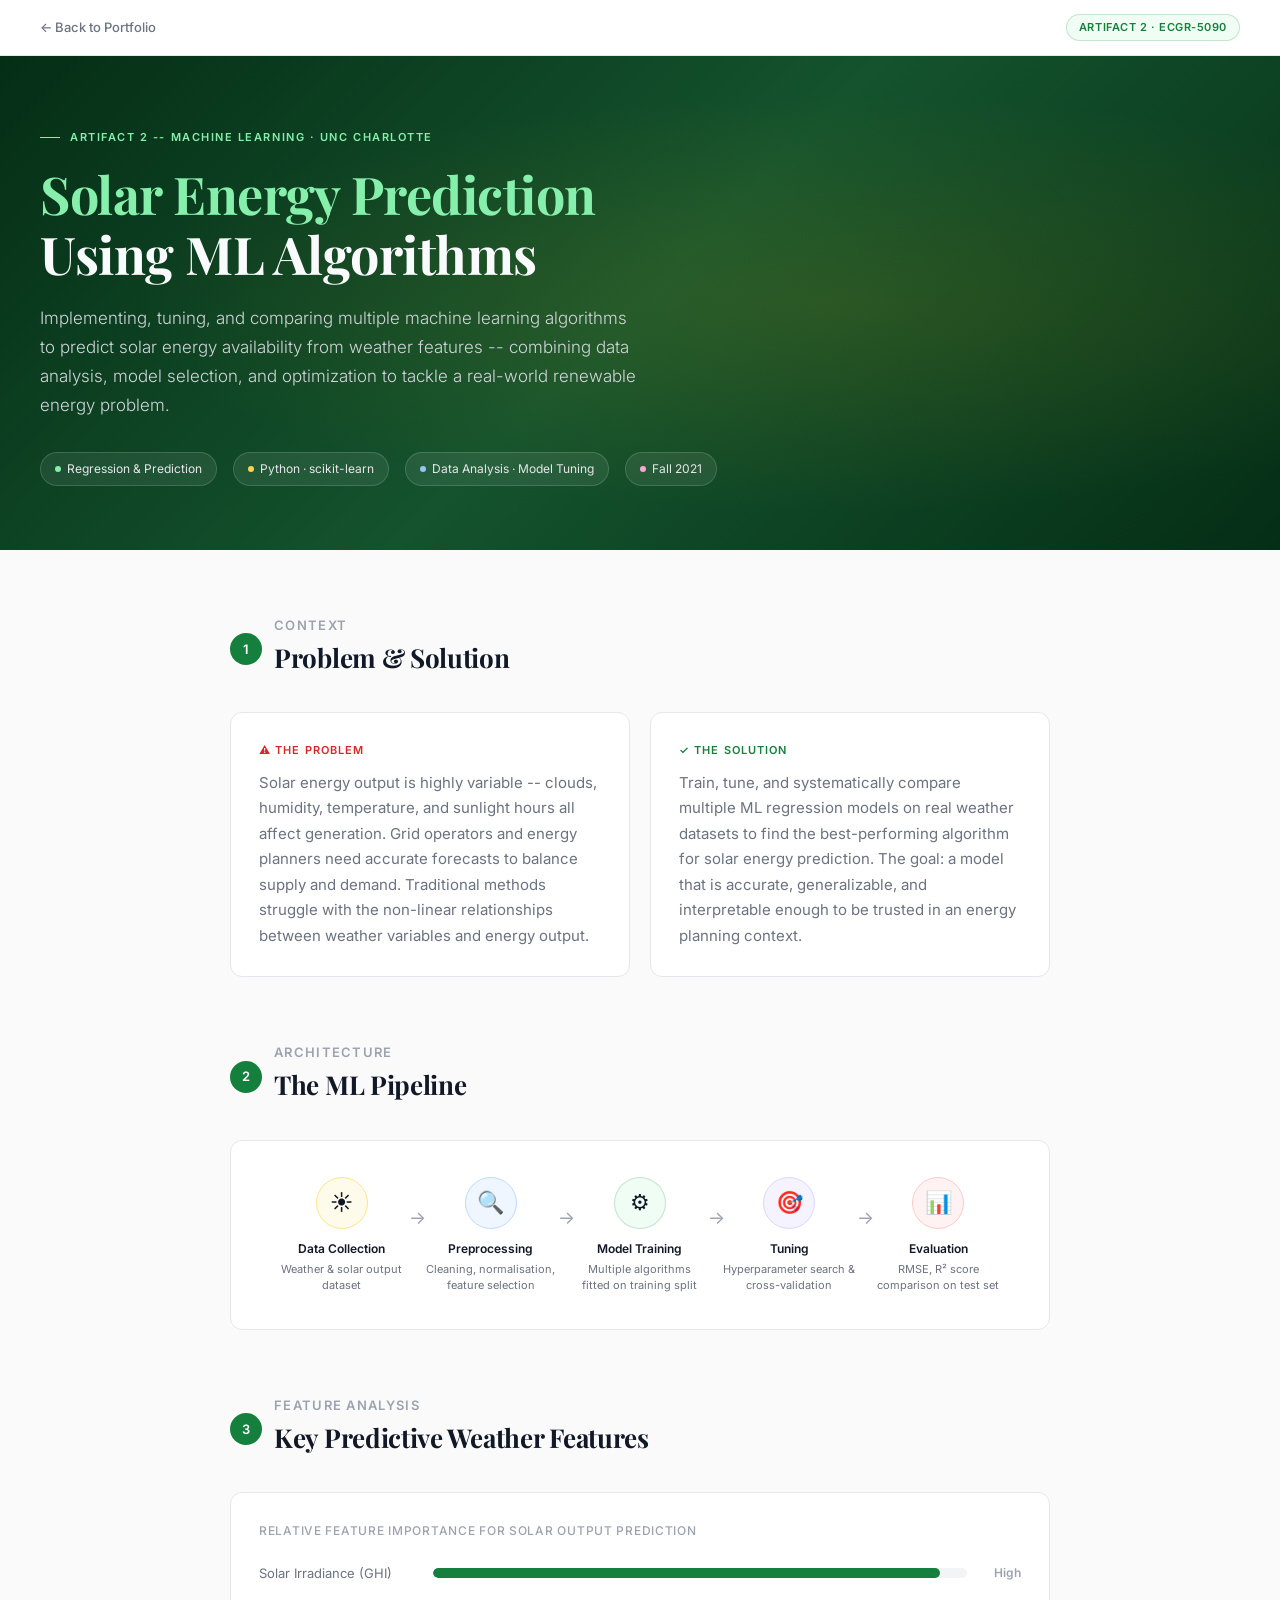
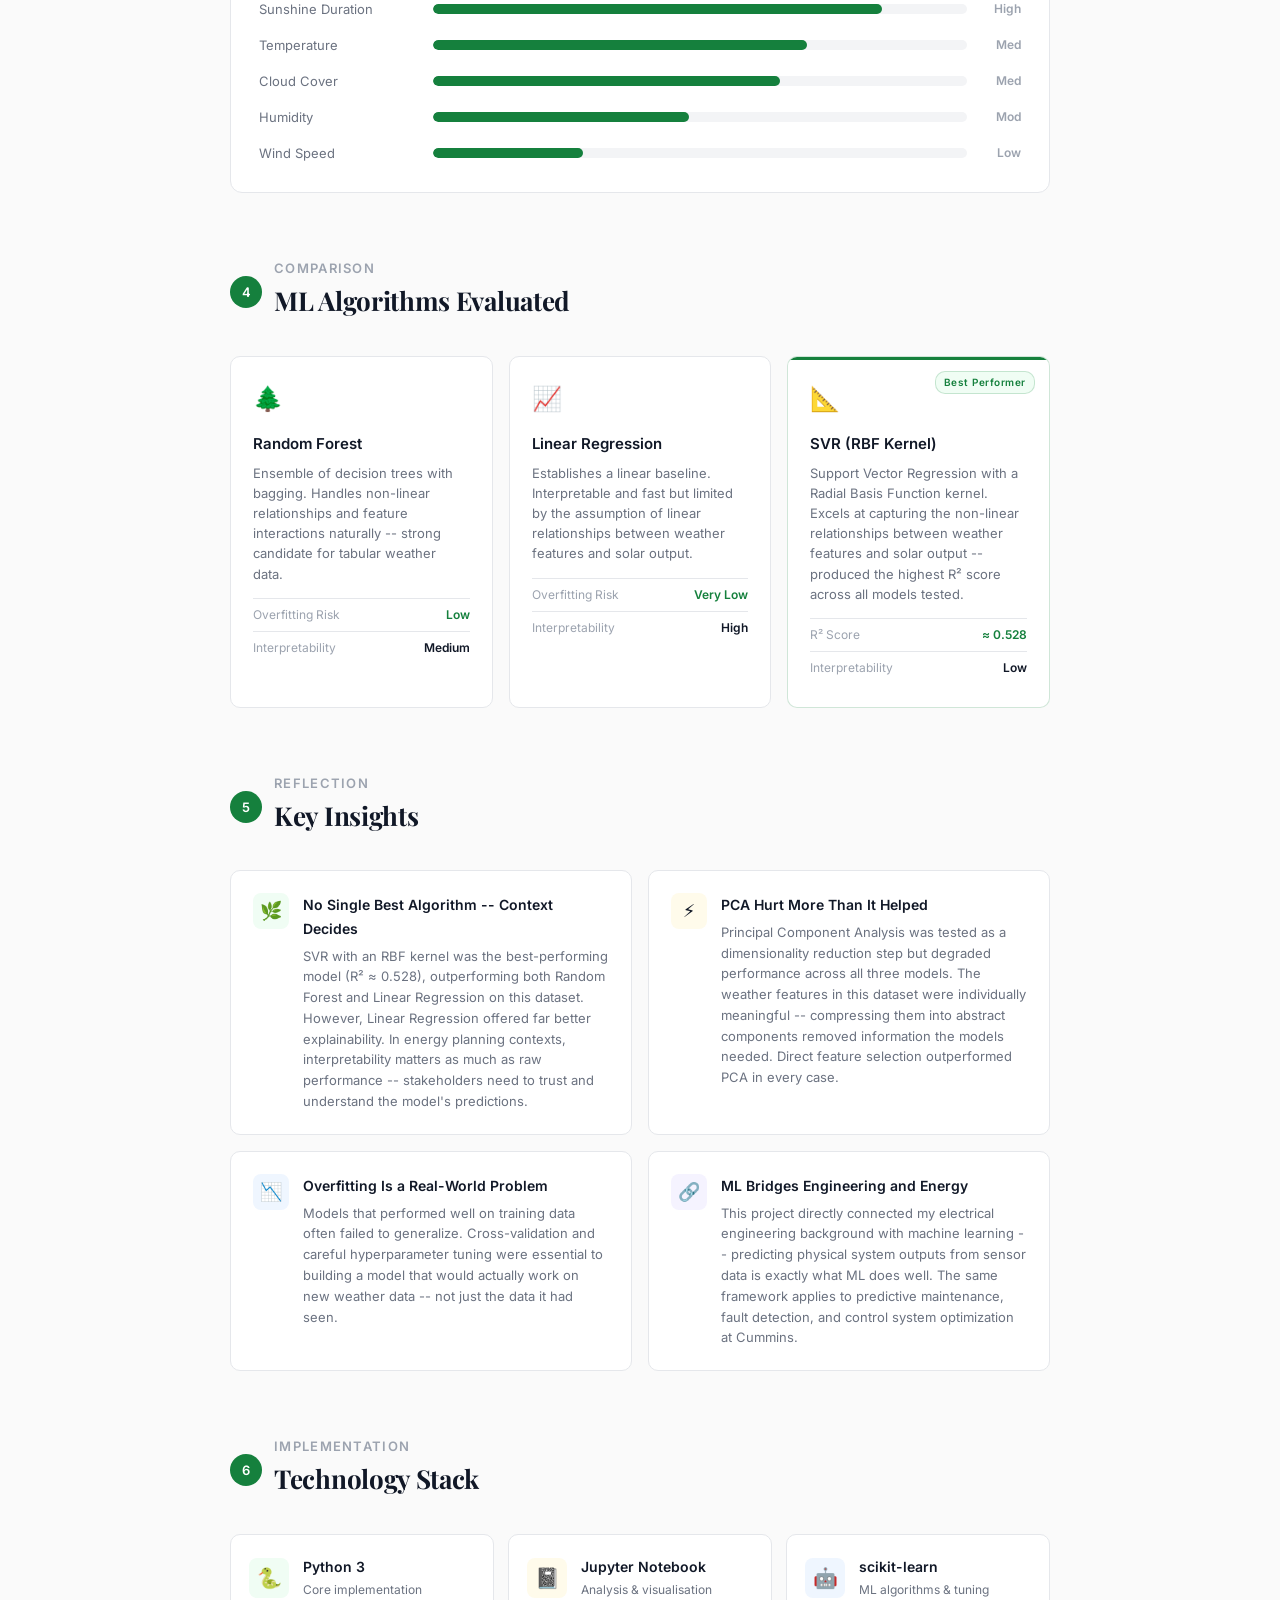
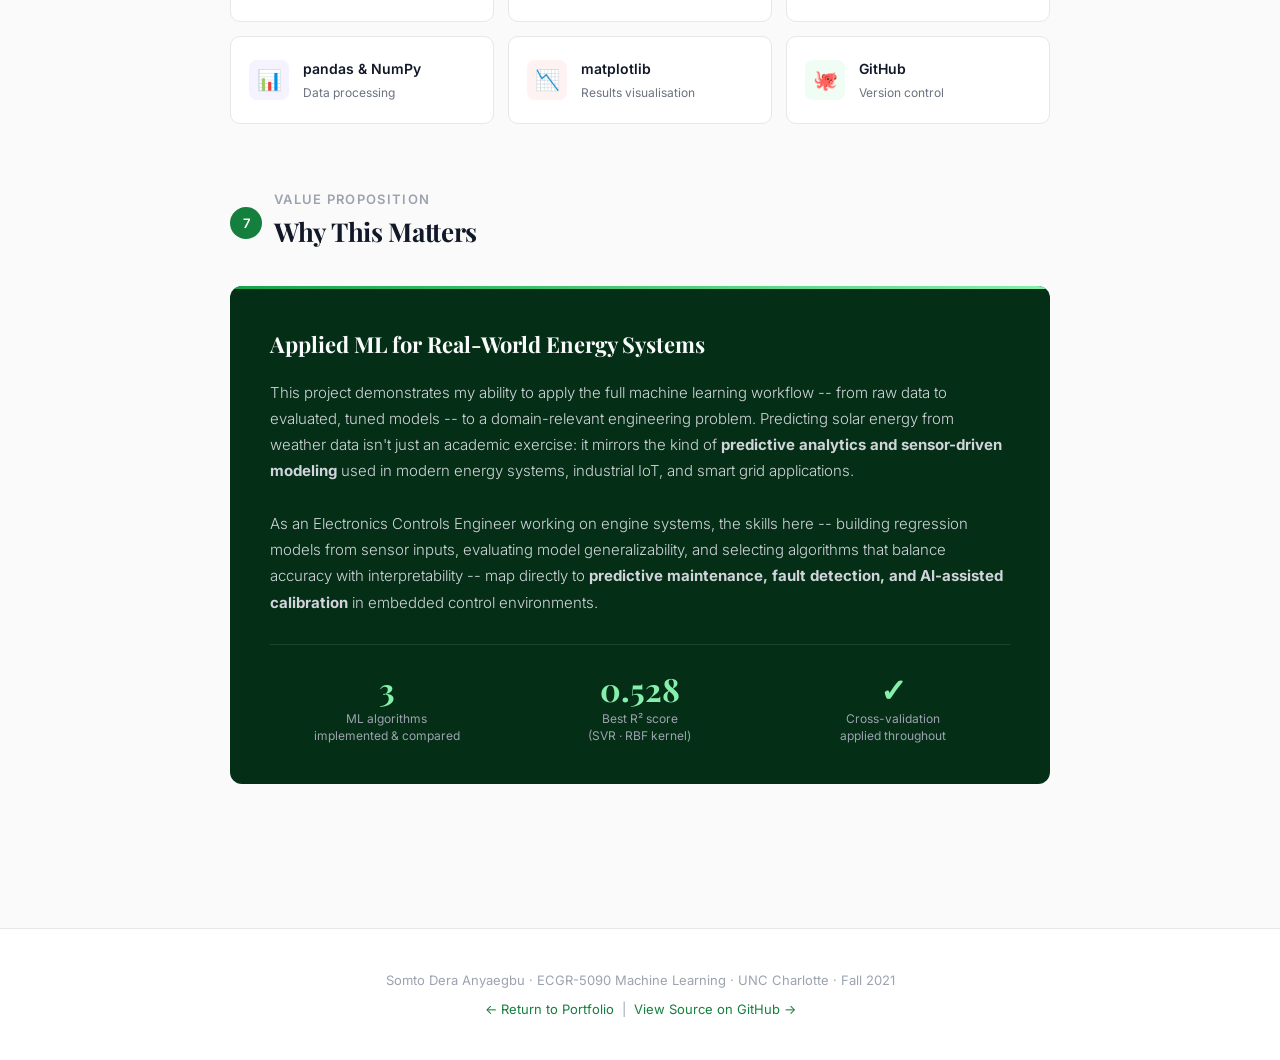
<file: artifact3.html>
<!DOCTYPE html>
<html lang="en">
<head>
  <meta charset="UTF-8"/>
  <meta name="viewport" content="width=device-width, initial-scale=1.0"/>
  <title>Artifact 2: Solar Energy Prediction with ML | Somto Dera Anyaegbu</title>
  <link rel="preconnect" href="https://fonts.googleapis.com"/>
  <link rel="preconnect" href="https://fonts.gstatic.com" crossorigin/>
  <link href="https://fonts.googleapis.com/css2?family=Inter:wght@300;400;500;600&family=Playfair+Display:wght@700&display=swap" rel="stylesheet"/>
  <style>
    *, *::before, *::after { box-sizing: border-box; margin: 0; padding: 0; }

    :root {
      --accent: #15803D;
      --accent-mid: #16A34A;
      --accent-light: #22C55E;
      --accent-pale: #F0FDF4;
      --accent-border: rgba(21, 128, 61, 0.2);
      --amber: #B45309;
      --amber-pale: #FFFBEB;
      --bg: #FAFAFA;
      --surface: #FFFFFF;
      --border: #E5E7EB;
      --text-primary: #111827;
      --text-secondary: #6B7280;
      --text-muted: #9CA3AF;
      --font: 'Inter', system-ui, sans-serif;
      --font-display: 'Playfair Display', Georgia, serif;
    }

    body { font-family: var(--font); background: var(--bg); color: var(--text-primary); line-height: 1.7; font-size: 16px; }

    /* topbar */
    .topbar { background: var(--surface); border-bottom: 1px solid var(--border); padding: 14px 40px; display: flex; align-items: center; justify-content: space-between; position: sticky; top: 0; z-index: 50; }
    .back-link { display: inline-flex; align-items: center; gap: 8px; text-decoration: none; color: var(--text-secondary); font-size: 13px; font-weight: 500; transition: color 0.2s; }
    .back-link:hover { color: var(--accent); }
    .topbar-badge { font-size: 11px; font-weight: 600; color: var(--accent); background: var(--accent-pale); border: 1px solid var(--accent-border); border-radius: 20px; padding: 3px 12px; letter-spacing: 0.05em; text-transform: uppercase; }

    /* hero */
    .hero { background: linear-gradient(135deg, #052E16 0%, #14532D 50%, #052E16 100%); padding: 72px 40px 64px; color: white; position: relative; overflow: hidden; }
    .hero::before { content: ''; position: absolute; inset: 0; background: radial-gradient(ellipse at 65% 50%, rgba(234,179,8,0.12) 0%, transparent 60%); }
    .hero-content { position: relative; max-width: 800px; }
    .hero-eyebrow { font-size: 11px; font-weight: 600; color: #86EFAC; letter-spacing: 0.14em; text-transform: uppercase; margin-bottom: 18px; display: flex; align-items: center; gap: 10px; }
    .hero-eyebrow::before { content: ''; display: block; width: 20px; height: 1px; background: #86EFAC; }
    .hero h1 { font-family: var(--font-display); font-size: clamp(32px, 5vw, 52px); font-weight: 700; line-height: 1.15; color: #F9FAFB; margin-bottom: 20px; letter-spacing: -0.5px; }
    .hero h1 span { color: #86EFAC; }
    .hero-desc { font-size: 17px; color: #D1D5DB; max-width: 600px; line-height: 1.7; font-weight: 300; margin-bottom: 32px; }
    .hero-meta { display: flex; flex-wrap: wrap; gap: 16px; }
    .meta-pill { display: inline-flex; align-items: center; gap: 6px; padding: 6px 14px; background: rgba(255,255,255,0.08); border: 1px solid rgba(255,255,255,0.15); border-radius: 20px; font-size: 12px; color: #E5E7EB; }
    .meta-dot { width: 6px; height: 6px; border-radius: 50%; }

    main { max-width: 900px; margin: 0 auto; padding: 64px 40px 80px; }

    .section { margin-bottom: 64px; }
    .section-header { display: flex; align-items: center; gap: 12px; margin-bottom: 28px; }
    .section-num { width: 32px; height: 32px; border-radius: 50%; background: var(--accent); color: white; font-size: 13px; font-weight: 600; display: flex; align-items: center; justify-content: center; flex-shrink: 0; }
    .section-title { font-size: 13px; font-weight: 600; color: var(--text-muted); letter-spacing: 0.1em; text-transform: uppercase; }
    .section-heading { font-family: var(--font-display); font-size: 26px; font-weight: 700; color: var(--text-primary); margin-bottom: 4px; letter-spacing: -0.3px; }

    /* problem/solution */
    .two-col { display: grid; grid-template-columns: 1fr 1fr; gap: 20px; }
    .card { background: var(--surface); border: 1px solid var(--border); border-radius: 12px; padding: 28px; }
    .card-label { font-size: 11px; font-weight: 600; letter-spacing: 0.1em; text-transform: uppercase; margin-bottom: 10px; }
    .card-label.problem { color: #DC2626; }
    .card-label.solution { color: var(--accent); }
    .card-text { font-size: 15px; color: var(--text-secondary); line-height: 1.7; }

    /* pipeline flow */
    .pipeline { background: var(--surface); border: 1px solid var(--border); border-radius: 12px; padding: 36px; }
    .pipe-steps { display: grid; grid-template-columns: repeat(5, 1fr); gap: 0; position: relative; }
    .pipe-step { display: flex; flex-direction: column; align-items: center; padding: 0 8px; position: relative; }
    .pipe-step:not(:last-child)::after { content: '→'; position: absolute; right: -10px; top: 26px; font-size: 18px; color: var(--text-muted); z-index: 1; }
    .pipe-icon { width: 52px; height: 52px; border-radius: 50%; display: flex; align-items: center; justify-content: center; font-size: 22px; margin-bottom: 12px; border: 1.5px solid; }
    .pipe-label { font-size: 12px; font-weight: 600; color: var(--text-primary); text-align: center; line-height: 1.3; margin-bottom: 6px; }
    .pipe-sub { font-size: 11px; color: var(--text-secondary); text-align: center; line-height: 1.4; }

    /* models comparison */
    .models-grid { display: grid; grid-template-columns: repeat(3, 1fr); gap: 16px; }
    .model-card { background: var(--surface); border: 1px solid var(--border); border-radius: 10px; padding: 22px; position: relative; overflow: hidden; }
    .model-card.best { border-color: var(--accent-border); }
    .model-card.best::before { content: ''; position: absolute; top: 0; left: 0; right: 0; height: 3px; background: var(--accent); }
    .model-best-badge { position: absolute; top: 14px; right: 14px; font-size: 10px; font-weight: 600; color: var(--accent); background: var(--accent-pale); border: 1px solid var(--accent-border); border-radius: 10px; padding: 2px 8px; letter-spacing: 0.05em; }
    .model-icon { font-size: 24px; margin-bottom: 12px; }
    .model-name { font-size: 15px; font-weight: 600; color: var(--text-primary); margin-bottom: 6px; }
    .model-desc { font-size: 13px; color: var(--text-secondary); line-height: 1.55; margin-bottom: 14px; }
    .model-stat { display: flex; justify-content: space-between; padding: 6px 0; border-top: 1px solid var(--border); }
    .model-stat-label { font-size: 12px; color: var(--text-muted); }
    .model-stat-val { font-size: 12px; font-weight: 600; color: var(--text-primary); }

    /* feature bar chart */
    .feature-chart { background: var(--surface); border: 1px solid var(--border); border-radius: 12px; padding: 28px; }
    .feature-row { display: flex; align-items: center; gap: 14px; margin-bottom: 14px; }
    .feature-row:last-child { margin-bottom: 0; }
    .feature-name { font-size: 13px; color: var(--text-secondary); width: 160px; flex-shrink: 0; }
    .feature-bar-wrap { flex: 1; height: 10px; background: #F3F4F6; border-radius: 5px; overflow: hidden; }
    .feature-bar { height: 100%; border-radius: 5px; background: var(--accent); }
    .feature-val { font-size: 12px; font-weight: 600; color: var(--text-muted); width: 40px; text-align: right; flex-shrink: 0; }

    /* insights */
    .insights-grid { display: grid; grid-template-columns: 1fr 1fr; gap: 16px; }
    .insight-card { background: var(--surface); border: 1px solid var(--border); border-radius: 10px; padding: 22px; display: flex; gap: 14px; align-items: flex-start; }
    .insight-icon { width: 36px; height: 36px; border-radius: 8px; display: flex; align-items: center; justify-content: center; font-size: 18px; flex-shrink: 0; }
    .insight-title { font-size: 14px; font-weight: 600; color: var(--text-primary); margin-bottom: 5px; }
    .insight-text { font-size: 13px; color: var(--text-secondary); line-height: 1.6; }

    /* tech stack */
    .stack-grid { display: grid; grid-template-columns: repeat(3, 1fr); gap: 14px; }
    .stack-card { background: var(--surface); border: 1px solid var(--border); border-radius: 10px; padding: 20px 18px; display: flex; align-items: center; gap: 14px; }
    .stack-icon { width: 40px; height: 40px; border-radius: 8px; display: flex; align-items: center; justify-content: center; font-size: 20px; flex-shrink: 0; }
    .stack-name { font-size: 14px; font-weight: 600; color: var(--text-primary); }
    .stack-role { font-size: 12px; color: var(--text-secondary); margin-top: 2px; }

    /* outcome */
    .outcome-box { background: #052E16; border-radius: 12px; padding: 40px; color: white; position: relative; overflow: hidden; }
    .outcome-box::before { content: ''; position: absolute; top: 0; left: 0; right: 0; height: 3px; background: linear-gradient(90deg, #16A34A 0%, #86EFAC 100%); }
    .outcome-heading { font-family: var(--font-display); font-size: 22px; font-weight: 700; color: #F9FAFB; margin-bottom: 16px; }
    .outcome-text { font-size: 15px; color: #D1D5DB; line-height: 1.75; font-weight: 300; margin-bottom: 28px; }
    .outcome-metrics { display: grid; grid-template-columns: repeat(3, 1fr); gap: 20px; border-top: 1px solid rgba(255,255,255,0.1); padding-top: 28px; }
    .metric { text-align: center; }
    .metric-val { font-family: var(--font-display); font-size: 32px; font-weight: 700; color: #86EFAC; line-height: 1; margin-bottom: 6px; }
    .metric-label { font-size: 12px; color: #9CA3AF; line-height: 1.4; }

    .page-footer { text-align: center; padding: 40px; border-top: 1px solid var(--border); background: var(--surface); }
    .page-footer p { font-size: 13px; color: var(--text-muted); }
    .page-footer a { color: var(--accent); text-decoration: none; }
    .page-footer a:hover { text-decoration: underline; }

    @media (max-width: 700px) {
      .topbar, main { padding-left: 20px; padding-right: 20px; }
      .hero { padding: 48px 20px; }
      .two-col, .insights-grid, .stack-grid, .models-grid { grid-template-columns: 1fr; }
      .pipe-steps { grid-template-columns: 1fr; }
      .pipe-step:not(:last-child)::after { content: '↓'; right: auto; top: auto; bottom: -16px; left: 50%; transform: translateX(-50%); }
      .outcome-metrics { grid-template-columns: 1fr; gap: 16px; }
      .feature-name { width: 110px; font-size: 12px; }
    }
  </style>
</head>
<body>

<div class="topbar">
  <a href="index.html" class="back-link">← Back to Portfolio</a>
  <span class="topbar-badge">Artifact 2 · ECGR-5090</span>
</div>

<div class="hero">
  <div class="hero-content">
    <div class="hero-eyebrow">Artifact 2 -- Machine Learning · UNC Charlotte</div>
    <h1><span>Solar Energy Prediction</span><br/>Using ML Algorithms</h1>
    <p class="hero-desc">
      Implementing, tuning, and comparing multiple machine learning algorithms to predict solar energy availability from weather features -- combining data analysis, model selection, and optimization to tackle a real-world renewable energy problem.
    </p>
    <div class="hero-meta">
      <div class="meta-pill"><div class="meta-dot" style="background:#86EFAC"></div>Regression &amp; Prediction</div>
      <div class="meta-pill"><div class="meta-dot" style="background:#FCD34D"></div>Python · scikit-learn</div>
      <div class="meta-pill"><div class="meta-dot" style="background:#93C5FD"></div>Data Analysis · Model Tuning</div>
      <div class="meta-pill"><div class="meta-dot" style="background:#F9A8D4"></div>Fall 2021</div>
    </div>
  </div>
</div>

<main>

  <!-- 1. Problem & Solution -->
  <div class="section">
    <div class="section-header">
      <div class="section-num">1</div>
      <div>
        <div class="section-title">Context</div>
        <div class="section-heading">Problem &amp; Solution</div>
      </div>
    </div>
    <div class="two-col">
      <div class="card">
        <div class="card-label problem">⚠ The Problem</div>
        <p class="card-text">
          Solar energy output is highly variable -- clouds, humidity, temperature, and sunlight hours all affect generation. Grid operators and energy planners need accurate forecasts to balance supply and demand. Traditional methods struggle with the non-linear relationships between weather variables and energy output.
        </p>
      </div>
      <div class="card">
        <div class="card-label solution">✓ The Solution</div>
        <p class="card-text">
          Train, tune, and systematically compare multiple ML regression models on real weather datasets to find the best-performing algorithm for solar energy prediction. The goal: a model that is accurate, generalizable, and interpretable enough to be trusted in an energy planning context.
        </p>
      </div>
    </div>
  </div>

  <!-- 2. ML Pipeline -->
  <div class="section">
    <div class="section-header">
      <div class="section-num">2</div>
      <div>
        <div class="section-title">Architecture</div>
        <div class="section-heading">The ML Pipeline</div>
      </div>
    </div>
    <div class="pipeline">
      <div class="pipe-steps">
        <div class="pipe-step">
          <div class="pipe-icon" style="background:#FFFBEB; border-color:#FDE68A;">☀️</div>
          <div class="pipe-label">Data Collection</div>
          <div class="pipe-sub">Weather &amp; solar output dataset</div>
        </div>
        <div class="pipe-step">
          <div class="pipe-icon" style="background:#EFF6FF; border-color:#BFDBFE;">🔍</div>
          <div class="pipe-label">Preprocessing</div>
          <div class="pipe-sub">Cleaning, normalisation, feature selection</div>
        </div>
        <div class="pipe-step">
          <div class="pipe-icon" style="background:var(--accent-pale); border-color:var(--accent-border);">⚙️</div>
          <div class="pipe-label">Model Training</div>
          <div class="pipe-sub">Multiple algorithms fitted on training split</div>
        </div>
        <div class="pipe-step">
          <div class="pipe-icon" style="background:#F5F3FF; border-color:#DDD6FE;">🎯</div>
          <div class="pipe-label">Tuning</div>
          <div class="pipe-sub">Hyperparameter search &amp; cross-validation</div>
        </div>
        <div class="pipe-step">
          <div class="pipe-icon" style="background:#FEF2F2; border-color:#FECACA;">📊</div>
          <div class="pipe-label">Evaluation</div>
          <div class="pipe-sub">RMSE, R² score comparison on test set</div>
        </div>
      </div>
    </div>
  </div>

  <!-- 3. Key Weather Features -->
  <div class="section">
    <div class="section-header">
      <div class="section-num">3</div>
      <div>
        <div class="section-title">Feature Analysis</div>
        <div class="section-heading">Key Predictive Weather Features</div>
      </div>
    </div>
    <div class="feature-chart">
      <div style="font-size:12px; color:var(--text-muted); margin-bottom:20px; font-weight:500; letter-spacing:0.06em; text-transform:uppercase;">Relative Feature Importance for Solar Output Prediction</div>
      <div class="feature-row">
        <div class="feature-name">Solar Irradiance (GHI)</div>
        <div class="feature-bar-wrap"><div class="feature-bar" style="width:95%"></div></div>
        <div class="feature-val">High</div>
      </div>
      <div class="feature-row">
        <div class="feature-name">Sunshine Duration</div>
        <div class="feature-bar-wrap"><div class="feature-bar" style="width:84%"></div></div>
        <div class="feature-val">High</div>
      </div>
      <div class="feature-row">
        <div class="feature-name">Temperature</div>
        <div class="feature-bar-wrap"><div class="feature-bar" style="width:70%"></div></div>
        <div class="feature-val">Med</div>
      </div>
      <div class="feature-row">
        <div class="feature-name">Cloud Cover</div>
        <div class="feature-bar-wrap"><div class="feature-bar" style="width:65%"></div></div>
        <div class="feature-val">Med</div>
      </div>
      <div class="feature-row">
        <div class="feature-name">Humidity</div>
        <div class="feature-bar-wrap"><div class="feature-bar" style="width:48%"></div></div>
        <div class="feature-val">Mod</div>
      </div>
      <div class="feature-row">
        <div class="feature-name">Wind Speed</div>
        <div class="feature-bar-wrap"><div class="feature-bar" style="width:28%"></div></div>
        <div class="feature-val">Low</div>
      </div>
    </div>
  </div>

  <!-- 4. Models Compared -->
  <div class="section">
    <div class="section-header">
      <div class="section-num">4</div>
      <div>
        <div class="section-title">Comparison</div>
        <div class="section-heading">ML Algorithms Evaluated</div>
      </div>
    </div>
    <div class="models-grid">
      <div class="model-card">
        <div class="model-icon">🌲</div>
        <div class="model-name">Random Forest</div>
        <div class="model-desc">Ensemble of decision trees with bagging. Handles non-linear relationships and feature interactions naturally -- strong candidate for tabular weather data.</div>
        <div class="model-stat"><span class="model-stat-label">Overfitting Risk</span><span class="model-stat-val" style="color:var(--accent)">Low</span></div>
        <div class="model-stat"><span class="model-stat-label">Interpretability</span><span class="model-stat-val">Medium</span></div>
      </div>
      <div class="model-card">
        <div class="model-icon">📈</div>
        <div class="model-name">Linear Regression</div>
        <div class="model-desc">Establishes a linear baseline. Interpretable and fast but limited by the assumption of linear relationships between weather features and solar output.</div>
        <div class="model-stat"><span class="model-stat-label">Overfitting Risk</span><span class="model-stat-val" style="color:var(--accent)">Very Low</span></div>
        <div class="model-stat"><span class="model-stat-label">Interpretability</span><span class="model-stat-val">High</span></div>
      </div>
      <div class="model-card best">
        <div class="model-best-badge">Best Performer</div>
        <div class="model-icon">📐</div>
        <div class="model-name">SVR (RBF Kernel)</div>
        <div class="model-desc">Support Vector Regression with a Radial Basis Function kernel. Excels at capturing the non-linear relationships between weather features and solar output -- produced the highest R² score across all models tested.</div>
        <div class="model-stat"><span class="model-stat-label">R² Score</span><span class="model-stat-val" style="color:var(--accent)">≈ 0.528</span></div>
        <div class="model-stat"><span class="model-stat-label">Interpretability</span><span class="model-stat-val">Low</span></div>
      </div>
    </div>
  </div>

  <!-- 5. Key Insights -->
  <div class="section">
    <div class="section-header">
      <div class="section-num">5</div>
      <div>
        <div class="section-title">Reflection</div>
        <div class="section-heading">Key Insights</div>
      </div>
    </div>
    <div class="insights-grid">
      <div class="insight-card">
        <div class="insight-icon" style="background:var(--accent-pale);">🌿</div>
        <div>
          <div class="insight-title">No Single Best Algorithm -- Context Decides</div>
          <div class="insight-text">SVR with an RBF kernel was the best-performing model (R² ≈ 0.528), outperforming both Random Forest and Linear Regression on this dataset. However, Linear Regression offered far better explainability. In energy planning contexts, interpretability matters as much as raw performance -- stakeholders need to trust and understand the model's predictions.</div>
        </div>
      </div>
      <div class="insight-card">
        <div class="insight-icon" style="background:#FFFBEB;">⚡</div>
        <div>
          <div class="insight-title">PCA Hurt More Than It Helped</div>
          <div class="insight-text">Principal Component Analysis was tested as a dimensionality reduction step but degraded performance across all three models. The weather features in this dataset were individually meaningful -- compressing them into abstract components removed information the models needed. Direct feature selection outperformed PCA in every case.</div>
        </div>
      </div>
      <div class="insight-card">
        <div class="insight-icon" style="background:#EFF6FF;">📉</div>
        <div>
          <div class="insight-title">Overfitting Is a Real-World Problem</div>
          <div class="insight-text">Models that performed well on training data often failed to generalize. Cross-validation and careful hyperparameter tuning were essential to building a model that would actually work on new weather data -- not just the data it had seen.</div>
        </div>
      </div>
      <div class="insight-card">
        <div class="insight-icon" style="background:#F5F3FF;">🔗</div>
        <div>
          <div class="insight-title">ML Bridges Engineering and Energy</div>
          <div class="insight-text">This project directly connected my electrical engineering background with machine learning -- predicting physical system outputs from sensor data is exactly what ML does well. The same framework applies to predictive maintenance, fault detection, and control system optimization at Cummins.</div>
        </div>
      </div>
    </div>
  </div>

  <!-- 6. Tech Stack -->
  <div class="section">
    <div class="section-header">
      <div class="section-num">6</div>
      <div>
        <div class="section-title">Implementation</div>
        <div class="section-heading">Technology Stack</div>
      </div>
    </div>
    <div class="stack-grid">
      <div class="stack-card">
        <div class="stack-icon" style="background:var(--accent-pale);">🐍</div>
        <div>
          <div class="stack-name">Python 3</div>
          <div class="stack-role">Core implementation</div>
        </div>
      </div>
      <div class="stack-card">
        <div class="stack-icon" style="background:#FFFBEB;">📓</div>
        <div>
          <div class="stack-name">Jupyter Notebook</div>
          <div class="stack-role">Analysis &amp; visualisation</div>
        </div>
      </div>
      <div class="stack-card">
        <div class="stack-icon" style="background:#EFF6FF;">🤖</div>
        <div>
          <div class="stack-name">scikit-learn</div>
          <div class="stack-role">ML algorithms &amp; tuning</div>
        </div>
      </div>
      <div class="stack-card">
        <div class="stack-icon" style="background:#F5F3FF;">📊</div>
        <div>
          <div class="stack-name">pandas &amp; NumPy</div>
          <div class="stack-role">Data processing</div>
        </div>
      </div>
      <div class="stack-card">
        <div class="stack-icon" style="background:#FEF2F2;">📉</div>
        <div>
          <div class="stack-name">matplotlib</div>
          <div class="stack-role">Results visualisation</div>
        </div>
      </div>
      <div class="stack-card">
        <div class="stack-icon" style="background:var(--accent-pale);">🐙</div>
        <div>
          <div class="stack-name">GitHub</div>
          <div class="stack-role">Version control</div>
        </div>
      </div>
    </div>
  </div>

  <!-- 7. Outcome -->
  <div class="section">
    <div class="section-header">
      <div class="section-num">7</div>
      <div>
        <div class="section-title">Value Proposition</div>
        <div class="section-heading">Why This Matters</div>
      </div>
    </div>
    <div class="outcome-box">
      <div class="outcome-heading">Applied ML for Real-World Energy Systems</div>
      <p class="outcome-text">
        This project demonstrates my ability to apply the full machine learning workflow -- from raw data to evaluated, tuned models -- to a domain-relevant engineering problem. Predicting solar energy from weather data isn't just an academic exercise: it mirrors the kind of <strong>predictive analytics and sensor-driven modeling</strong> used in modern energy systems, industrial IoT, and smart grid applications.
        <br/><br/>
        As an Electronics Controls Engineer working on engine systems, the skills here -- building regression models from sensor inputs, evaluating model generalizability, and selecting algorithms that balance accuracy with interpretability -- map directly to <strong>predictive maintenance, fault detection, and AI-assisted calibration</strong> in embedded control environments.
      </p>
      <div class="outcome-metrics">
        <div class="metric">
          <div class="metric-val">3</div>
          <div class="metric-label">ML algorithms<br/>implemented &amp; compared</div>
        </div>
        <div class="metric">
          <div class="metric-val">0.528</div>
          <div class="metric-label">Best R² score<br/>(SVR · RBF kernel)</div>
        </div>
        <div class="metric">
          <div class="metric-val">✓</div>
          <div class="metric-label">Cross-validation<br/>applied throughout</div>
        </div>
      </div>
    </div>
  </div>

</main>

<div class="page-footer">
  <p>Somto Dera Anyaegbu · ECGR-5090 Machine Learning · UNC Charlotte · Fall 2021</p>
  <p style="margin-top:6px"><a href="index.html">← Return to Portfolio</a> &nbsp;|&nbsp; <a href="https://github.com/mayBeAutomata/ECGR5090-Machine-Learning/tree/main/project" target="_blank">View Source on GitHub →</a></p>
</div>

</body>
</html>
</file>
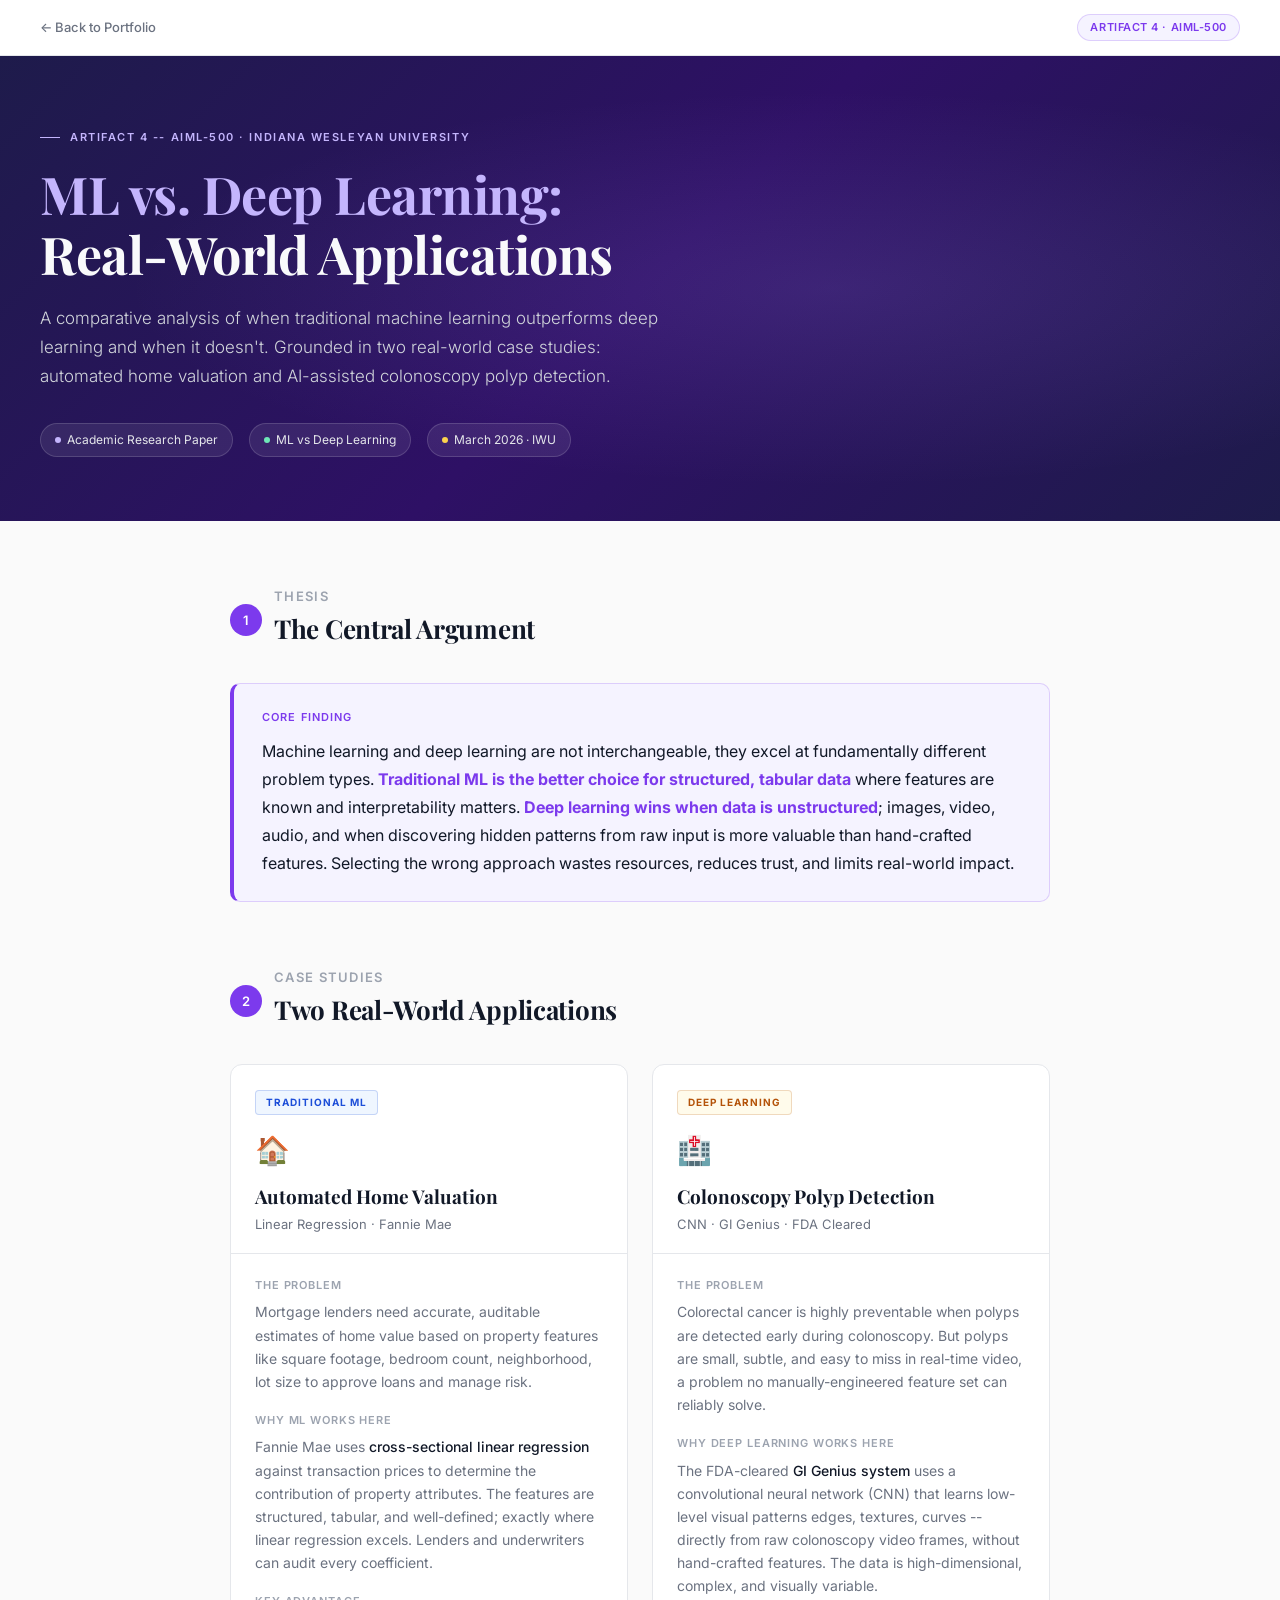
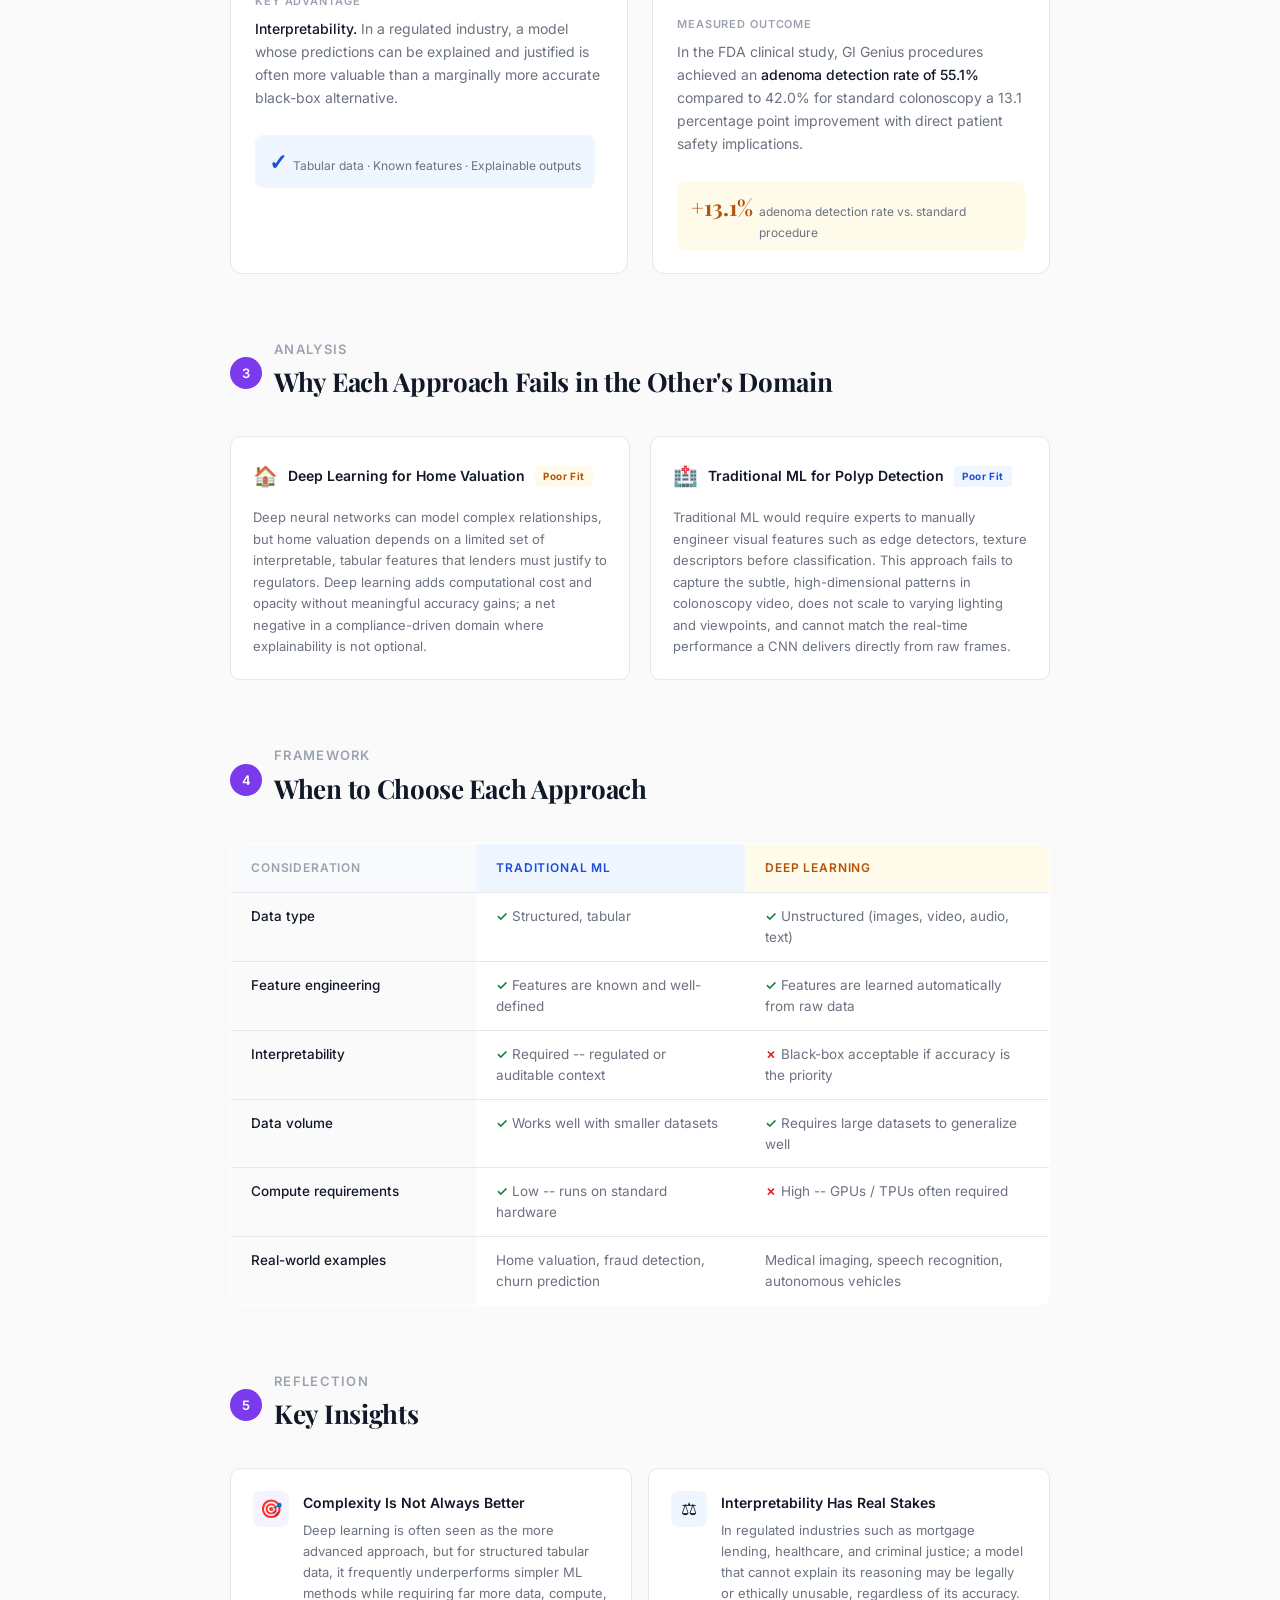
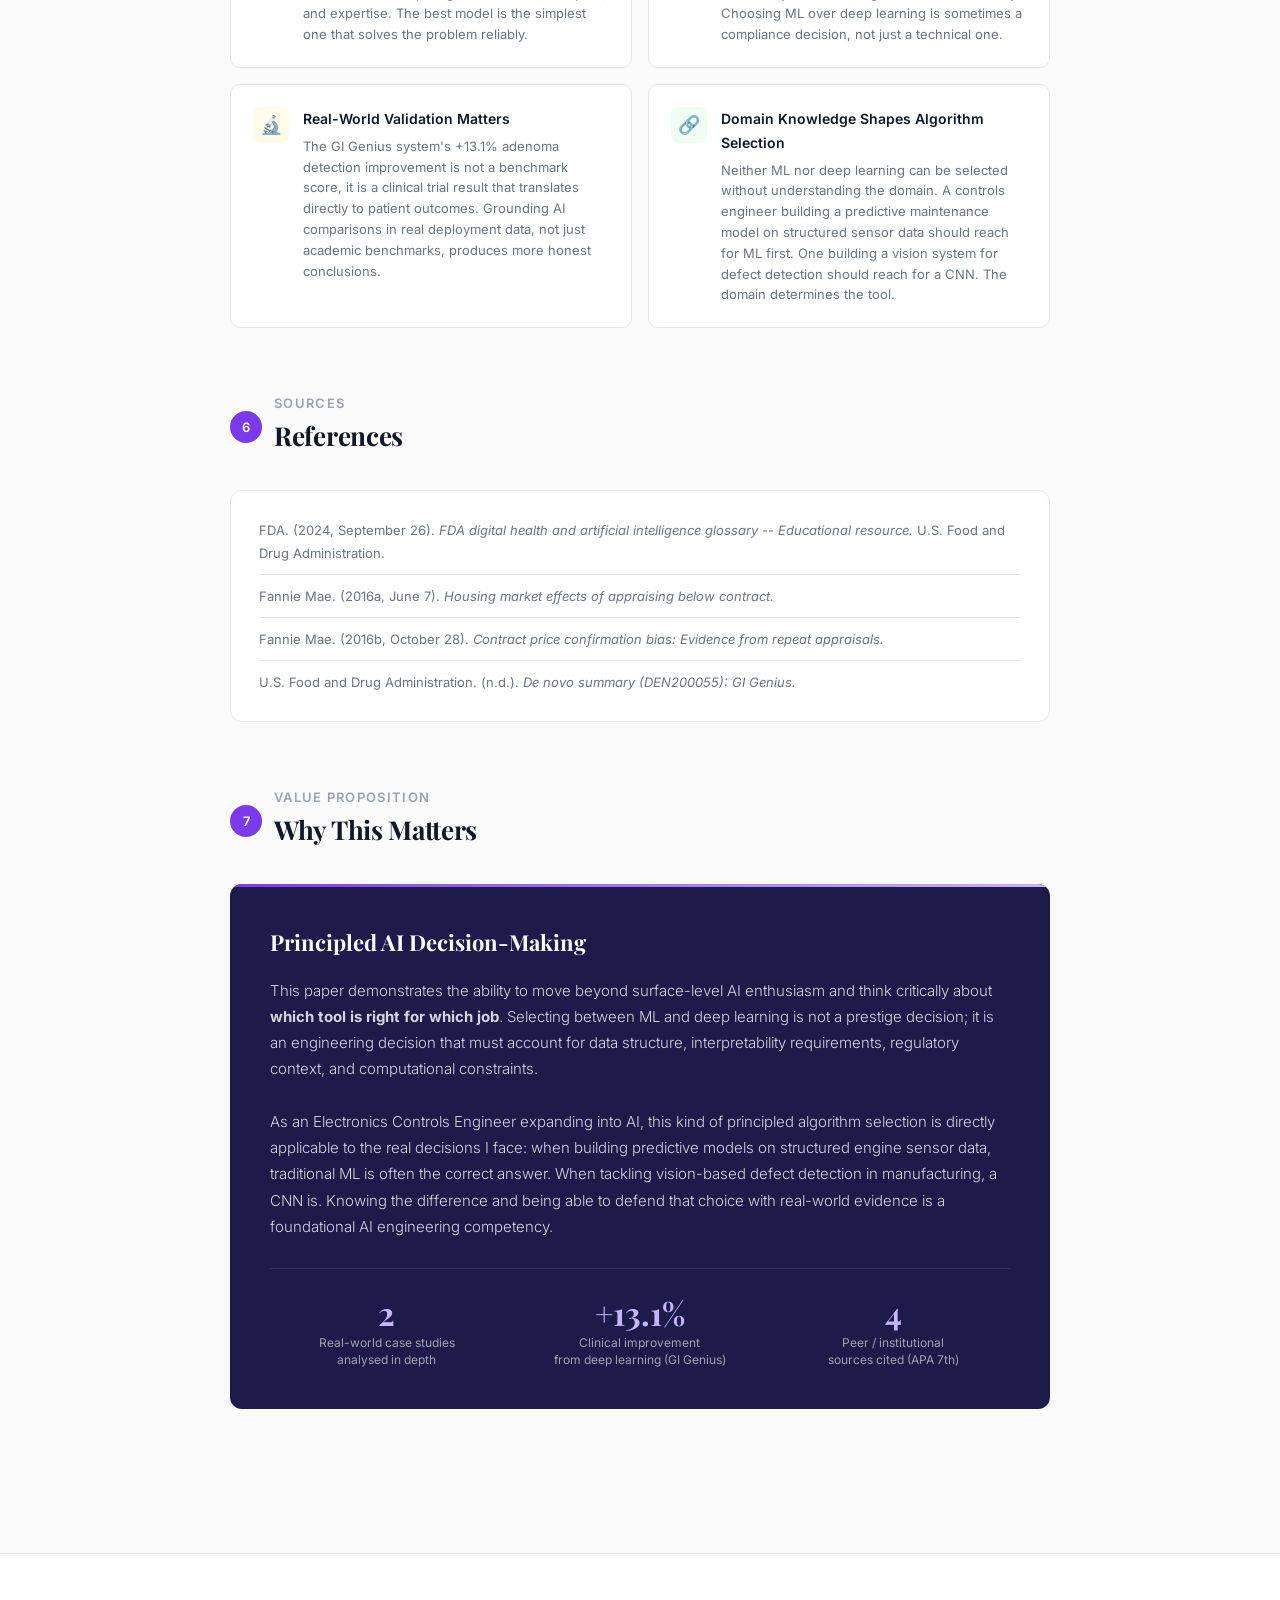
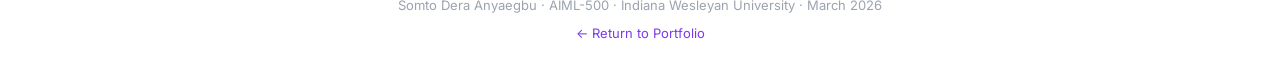
<file: artifact4.html>
<!DOCTYPE html>
<html lang="en">
<head>
  <meta charset="UTF-8"/>
  <meta name="viewport" content="width=device-width, initial-scale=1.0"/>
  <title>Artifact 4: ML vs Deep Learning | Somto Dera Anyaegbu</title>
  <link rel="preconnect" href="https://fonts.googleapis.com"/>
  <link rel="preconnect" href="https://fonts.gstatic.com" crossorigin/>
  <link href="https://fonts.googleapis.com/css2?family=Inter:wght@300;400;500;600&family=Playfair+Display:wght@700&display=swap" rel="stylesheet"/>
  <style>
    *, *::before, *::after { box-sizing: border-box; margin: 0; padding: 0; }

    :root {
      --accent: #7C3AED;
      --accent-mid: #8B5CF6;
      --accent-light: #A78BFA;
      --accent-pale: #F5F3FF;
      --accent-border: rgba(124, 58, 237, 0.2);
      --ml-color: #1D4ED8;
      --ml-pale: #EFF6FF;
      --ml-border: rgba(29, 78, 216, 0.2);
      --dl-color: #B45309;
      --dl-pale: #FFFBEB;
      --dl-border: rgba(180, 83, 9, 0.2);
      --bg: #FAFAFA;
      --surface: #FFFFFF;
      --border: #E5E7EB;
      --text-primary: #111827;
      --text-secondary: #6B7280;
      --text-muted: #9CA3AF;
      --font: 'Inter', system-ui, sans-serif;
      --font-display: 'Playfair Display', Georgia, serif;
    }

    body { font-family: var(--font); background: var(--bg); color: var(--text-primary); line-height: 1.7; font-size: 16px; }

    /* topbar */
    .topbar { background: var(--surface); border-bottom: 1px solid var(--border); padding: 14px 40px; display: flex; align-items: center; justify-content: space-between; position: sticky; top: 0; z-index: 50; }
    .back-link { display: inline-flex; align-items: center; gap: 8px; text-decoration: none; color: var(--text-secondary); font-size: 13px; font-weight: 500; transition: color 0.2s; }
    .back-link:hover { color: var(--accent); }
    .topbar-badge { font-size: 11px; font-weight: 600; color: var(--accent); background: var(--accent-pale); border: 1px solid var(--accent-border); border-radius: 20px; padding: 3px 12px; letter-spacing: 0.05em; text-transform: uppercase; }

    /* hero */
    .hero { background: linear-gradient(135deg, #1E1B4B 0%, #2E1065 50%, #1E1B4B 100%); padding: 72px 40px 64px; color: white; position: relative; overflow: hidden; }
    .hero::before { content: ''; position: absolute; inset: 0; background: radial-gradient(ellipse at 65% 50%, rgba(167,139,250,0.15) 0%, transparent 60%); }
    .hero-content { position: relative; max-width: 800px; }
    .hero-eyebrow { font-size: 11px; font-weight: 600; color: #C4B5FD; letter-spacing: 0.14em; text-transform: uppercase; margin-bottom: 18px; display: flex; align-items: center; gap: 10px; }
    .hero-eyebrow::before { content: ''; display: block; width: 20px; height: 1px; background: #C4B5FD; }
    .hero h1 { font-family: var(--font-display); font-size: clamp(32px, 5vw, 52px); font-weight: 700; line-height: 1.15; color: #F9FAFB; margin-bottom: 20px; letter-spacing: -0.5px; }
    .hero h1 span { color: #C4B5FD; }
    .hero-desc { font-size: 17px; color: #D1D5DB; max-width: 640px; line-height: 1.7; font-weight: 300; margin-bottom: 32px; }
    .hero-meta { display: flex; flex-wrap: wrap; gap: 16px; }
    .meta-pill { display: inline-flex; align-items: center; gap: 6px; padding: 6px 14px; background: rgba(255,255,255,0.08); border: 1px solid rgba(255,255,255,0.15); border-radius: 20px; font-size: 12px; color: #E5E7EB; }
    .meta-dot { width: 6px; height: 6px; border-radius: 50%; }

    main { max-width: 900px; margin: 0 auto; padding: 64px 40px 80px; }

    .section { margin-bottom: 64px; }
    .section-header { display: flex; align-items: center; gap: 12px; margin-bottom: 28px; }
    .section-num { width: 32px; height: 32px; border-radius: 50%; background: var(--accent); color: white; font-size: 13px; font-weight: 600; display: flex; align-items: center; justify-content: center; flex-shrink: 0; }
    .section-title { font-size: 13px; font-weight: 600; color: var(--text-muted); letter-spacing: 0.1em; text-transform: uppercase; }
    .section-heading { font-family: var(--font-display); font-size: 26px; font-weight: 700; color: var(--text-primary); margin-bottom: 4px; letter-spacing: -0.3px; }

    /* core thesis */
    .thesis-box {
      background: var(--accent-pale);
      border: 1px solid var(--accent-border);
      border-left: 4px solid var(--accent);
      border-radius: 10px;
      padding: 24px 28px;
    }
    .thesis-label { font-size: 11px; font-weight: 600; color: var(--accent); letter-spacing: 0.1em; text-transform: uppercase; margin-bottom: 10px; }
    .thesis-text { font-size: 16px; color: var(--text-primary); line-height: 1.75; }
    .thesis-text strong { color: var(--accent); }

    /* case study cards */
    .case-grid { display: grid; grid-template-columns: 1fr 1fr; gap: 24px; }
    .case-card { background: var(--surface); border: 1px solid var(--border); border-radius: 12px; overflow: hidden; }
    .case-card-header { padding: 22px 24px 18px; border-bottom: 1px solid var(--border); }
    .case-type-badge { display: inline-block; font-size: 10px; font-weight: 700; letter-spacing: 0.1em; text-transform: uppercase; padding: 3px 10px; border-radius: 4px; margin-bottom: 12px; }
    .case-card.ml .case-type-badge { background: var(--ml-pale); color: var(--ml-color); border: 1px solid var(--ml-border); }
    .case-card.dl .case-type-badge { background: var(--dl-pale); color: var(--dl-color); border: 1px solid var(--dl-border); }
    .case-card-icon { font-size: 28px; margin-bottom: 10px; display: block; }
    .case-card-title { font-family: var(--font-display); font-size: 19px; font-weight: 700; color: var(--text-primary); line-height: 1.25; }
    .case-card-sub { font-size: 13px; color: var(--text-secondary); margin-top: 4px; }
    .case-card-body { padding: 22px 24px; }
    .case-detail { margin-bottom: 18px; }
    .case-detail:last-child { margin-bottom: 0; }
    .case-detail-label { font-size: 11px; font-weight: 600; color: var(--text-muted); letter-spacing: 0.08em; text-transform: uppercase; margin-bottom: 6px; }
    .case-detail-text { font-size: 14px; color: var(--text-secondary); line-height: 1.65; }
    .case-detail-text strong { color: var(--text-primary); font-weight: 500; }
    .case-stat { display: inline-flex; align-items: baseline; gap: 6px; margin-top: 8px; padding: 8px 14px; border-radius: 8px; }
    .case-stat.ml-stat { background: var(--ml-pale); }
    .case-stat.dl-stat { background: var(--dl-pale); }
    .case-stat-num { font-family: var(--font-display); font-size: 22px; font-weight: 700; }
    .ml-stat .case-stat-num { color: var(--ml-color); }
    .dl-stat .case-stat-num { color: var(--dl-color); }
    .case-stat-label { font-size: 12px; color: var(--text-secondary); }

    /* why-not section */
    .why-not-grid { display: grid; grid-template-columns: 1fr 1fr; gap: 20px; }
    .why-not-card { background: var(--surface); border: 1px solid var(--border); border-radius: 10px; padding: 22px; }
    .why-not-header { display: flex; align-items: center; gap: 10px; margin-bottom: 14px; }
    .why-not-icon { font-size: 20px; }
    .why-not-title { font-size: 14px; font-weight: 600; color: var(--text-primary); }
    .why-not-badge { font-size: 10px; font-weight: 700; padding: 2px 8px; border-radius: 4px; letter-spacing: 0.06em; }
    .why-not-badge.ml { background: var(--ml-pale); color: var(--ml-color); }
    .why-not-badge.dl { background: var(--dl-pale); color: var(--dl-color); }
    .why-not-text { font-size: 13px; color: var(--text-secondary); line-height: 1.65; }

    /* decision framework */
    .decision-table { width: 100%; border-collapse: collapse; background: var(--surface); border-radius: 12px; overflow: hidden; border: 1px solid var(--border); }
    .decision-table th { padding: 14px 20px; font-size: 12px; font-weight: 600; letter-spacing: 0.07em; text-transform: uppercase; text-align: left; }
    .decision-table th:first-child { background: #F9FAFB; color: var(--text-muted); width: 30%; }
    .decision-table th.ml-th { background: var(--ml-pale); color: var(--ml-color); }
    .decision-table th.dl-th { background: var(--dl-pale); color: var(--dl-color); }
    .decision-table td { padding: 13px 20px; font-size: 13.5px; color: var(--text-secondary); border-top: 1px solid var(--border); vertical-align: top; line-height: 1.55; }
    .decision-table td:first-child { font-weight: 500; color: var(--text-primary); background: #FAFAFA; }
    .decision-table tr:hover td { background: #F9FAFB; }
    .decision-table tr:hover td:first-child { background: #F3F4F6; }
    .check { color: #15803D; font-weight: 600; }
    .cross { color: #DC2626; font-weight: 600; }

    /* insights */
    .insights-grid { display: grid; grid-template-columns: 1fr 1fr; gap: 16px; }
    .insight-card { background: var(--surface); border: 1px solid var(--border); border-radius: 10px; padding: 22px; display: flex; gap: 14px; align-items: flex-start; }
    .insight-icon { width: 36px; height: 36px; border-radius: 8px; display: flex; align-items: center; justify-content: center; font-size: 18px; flex-shrink: 0; }
    .insight-title { font-size: 14px; font-weight: 600; color: var(--text-primary); margin-bottom: 5px; }
    .insight-text { font-size: 13px; color: var(--text-secondary); line-height: 1.6; }

    /* references */
    .references { background: var(--surface); border: 1px solid var(--border); border-radius: 12px; padding: 28px; }
    .ref-item { font-size: 13px; color: var(--text-secondary); line-height: 1.7; padding: 10px 0; border-bottom: 1px solid var(--border); }
    .ref-item:last-child { border-bottom: none; padding-bottom: 0; }
    .ref-item:first-child { padding-top: 0; }

    /* outcome */
    .outcome-box { background: #1E1B4B; border-radius: 12px; padding: 40px; color: white; position: relative; overflow: hidden; }
    .outcome-box::before { content: ''; position: absolute; top: 0; left: 0; right: 0; height: 3px; background: linear-gradient(90deg, #7C3AED 0%, #C4B5FD 100%); }
    .outcome-heading { font-family: var(--font-display); font-size: 22px; font-weight: 700; color: #F9FAFB; margin-bottom: 16px; }
    .outcome-text { font-size: 15px; color: #D1D5DB; line-height: 1.75; font-weight: 300; margin-bottom: 28px; }
    .outcome-metrics { display: grid; grid-template-columns: repeat(3, 1fr); gap: 20px; border-top: 1px solid rgba(255,255,255,0.1); padding-top: 28px; }
    .metric { text-align: center; }
    .metric-val { font-family: var(--font-display); font-size: 32px; font-weight: 700; color: #C4B5FD; line-height: 1; margin-bottom: 6px; }
    .metric-label { font-size: 12px; color: #9CA3AF; line-height: 1.4; }

    .page-footer { text-align: center; padding: 40px; border-top: 1px solid var(--border); background: var(--surface); }
    .page-footer p { font-size: 13px; color: var(--text-muted); }
    .page-footer a { color: var(--accent); text-decoration: none; }
    .page-footer a:hover { text-decoration: underline; }

    @media (max-width: 700px) {
      .topbar, main { padding-left: 20px; padding-right: 20px; }
      .hero { padding: 48px 20px; }
      .case-grid, .why-not-grid, .insights-grid { grid-template-columns: 1fr; }
      .outcome-metrics { grid-template-columns: 1fr; gap: 16px; }
      .decision-table { font-size: 12px; }
      .decision-table td, .decision-table th { padding: 10px 12px; }
    }
  </style>
</head>
<body>

<div class="topbar">
  <a href="index.html" class="back-link">← Back to Portfolio</a>
  <span class="topbar-badge">Artifact 4 · AIML-500</span>
</div>

<div class="hero">
  <div class="hero-content">
    <div class="hero-eyebrow">Artifact 4 -- AIML-500 · Indiana Wesleyan University</div>
    <h1><span>ML vs. Deep Learning:</span><br/>Real-World Applications</h1>
    <p class="hero-desc">
      A comparative analysis of when traditional machine learning outperforms deep learning and when it doesn't. Grounded in two real-world case studies: automated home valuation and AI-assisted colonoscopy polyp detection.
    </p>
    <div class="hero-meta">
      <div class="meta-pill"><div class="meta-dot" style="background:#C4B5FD"></div>Academic Research Paper</div>
      <div class="meta-pill"><div class="meta-dot" style="background:#6EE7B7"></div>ML vs Deep Learning</div>
      <div class="meta-pill"><div class="meta-dot" style="background:#FCD34D"></div>March 2026 · IWU</div>
    </div>
  </div>
</div>

<main>

  <!-- 1. Core Thesis -->
  <div class="section">
    <div class="section-header">
      <div class="section-num">1</div>
      <div>
        <div class="section-title">Thesis</div>
        <div class="section-heading">The Central Argument</div>
      </div>
    </div>
    <div class="thesis-box">
      <div class="thesis-label">Core Finding</div>
      <div class="thesis-text">
        Machine learning and deep learning are not interchangeable, they excel at fundamentally different problem types. <strong>Traditional ML is the better choice for structured, tabular data</strong> where features are known and interpretability matters. <strong>Deep learning wins when data is unstructured</strong>; images, video, audio, and when discovering hidden patterns from raw input is more valuable than hand-crafted features. Selecting the wrong approach wastes resources, reduces trust, and limits real-world impact.
      </div>
    </div>
  </div>

  <!-- 2. Two Case Studies -->
  <div class="section">
    <div class="section-header">
      <div class="section-num">2</div>
      <div>
        <div class="section-title">Case Studies</div>
        <div class="section-heading">Two Real-World Applications</div>
      </div>
    </div>
    <div class="case-grid">

      <!-- ML Case -->
      <div class="case-card ml">
        <div class="case-card-header">
          <div class="case-type-badge">Traditional ML</div>
          <span class="case-card-icon">🏠</span>
          <div class="case-card-title">Automated Home Valuation</div>
          <div class="case-card-sub">Linear Regression · Fannie Mae</div>
        </div>
        <div class="case-card-body">
          <div class="case-detail">
            <div class="case-detail-label">The Problem</div>
            <div class="case-detail-text">Mortgage lenders need accurate, auditable estimates of home value based on property features like square footage, bedroom count, neighborhood, lot size to approve loans and manage risk.</div>
          </div>
          <div class="case-detail">
            <div class="case-detail-label">Why ML Works Here</div>
            <div class="case-detail-text">Fannie Mae uses <strong>cross-sectional linear regression</strong> against transaction prices to determine the contribution of property attributes. The features are structured, tabular, and well-defined; exactly where linear regression excels. Lenders and underwriters can audit every coefficient.</div>
          </div>
          <div class="case-detail">
            <div class="case-detail-label">Key Advantage</div>
            <div class="case-detail-text"><strong>Interpretability.</strong> In a regulated industry, a model whose predictions can be explained and justified is often more valuable than a marginally more accurate black-box alternative.</div>
          </div>
          <div class="case-stat ml-stat">
            <span class="case-stat-num">✓</span>
            <span class="case-stat-label">Tabular data · Known features · Explainable outputs</span>
          </div>
        </div>
      </div>

      <!-- DL Case -->
      <div class="case-card dl">
        <div class="case-card-header">
          <div class="case-type-badge">Deep Learning</div>
          <span class="case-card-icon">🏥</span>
          <div class="case-card-title">Colonoscopy Polyp Detection</div>
          <div class="case-card-sub">CNN · GI Genius · FDA Cleared</div>
        </div>
        <div class="case-card-body">
          <div class="case-detail">
            <div class="case-detail-label">The Problem</div>
            <div class="case-detail-text">Colorectal cancer is highly preventable when polyps are detected early during colonoscopy. But polyps are small, subtle, and easy to miss in real-time video, a problem no manually-engineered feature set can reliably solve.</div>
          </div>
          <div class="case-detail">
            <div class="case-detail-label">Why Deep Learning Works Here</div>
            <div class="case-detail-text">The FDA-cleared <strong>GI Genius system</strong> uses a convolutional neural network (CNN) that learns low-level visual patterns edges, textures, curves -- directly from raw colonoscopy video frames, without hand-crafted features. The data is high-dimensional, complex, and visually variable.</div>
          </div>
          <div class="case-detail">
            <div class="case-detail-label">Measured Outcome</div>
            <div class="case-detail-text">In the FDA clinical study, GI Genius procedures achieved an <strong>adenoma detection rate of 55.1%</strong> compared to 42.0% for standard colonoscopy a 13.1 percentage point improvement with direct patient safety implications.</div>
          </div>
          <div class="case-stat dl-stat">
            <span class="case-stat-num">+13.1%</span>
            <span class="case-stat-label">adenoma detection rate vs. standard procedure</span>
          </div>
        </div>
      </div>

    </div>
  </div>

  <!-- 3. Why Not the Other Way Around -->
  <div class="section">
    <div class="section-header">
      <div class="section-num">3</div>
      <div>
        <div class="section-title">Analysis</div>
        <div class="section-heading">Why Each Approach Fails in the Other's Domain</div>
      </div>
    </div>
    <div class="why-not-grid">
      <div class="why-not-card">
        <div class="why-not-header">
          <span class="why-not-icon">🏠</span>
          <span class="why-not-title">Deep Learning for Home Valuation</span>
          <span class="why-not-badge dl">Poor Fit</span>
        </div>
        <div class="why-not-text">
          Deep neural networks can model complex relationships, but home valuation depends on a limited set of interpretable, tabular features that lenders must justify to regulators. Deep learning adds computational cost and opacity without meaningful accuracy gains; a net negative in a compliance-driven domain where explainability is not optional.
        </div>
      </div>
      <div class="why-not-card">
        <div class="why-not-header">
          <span class="why-not-icon">🏥</span>
          <span class="why-not-title">Traditional ML for Polyp Detection</span>
          <span class="why-not-badge ml">Poor Fit</span>
        </div>
        <div class="why-not-text">
          Traditional ML would require experts to manually engineer visual features such as edge detectors, texture descriptors before classification. This approach fails to capture the subtle, high-dimensional patterns in colonoscopy video, does not scale to varying lighting and viewpoints, and cannot match the real-time performance a CNN delivers directly from raw frames.
        </div>
      </div>
    </div>
  </div>

  <!-- 4. Decision Framework -->
  <div class="section">
    <div class="section-header">
      <div class="section-num">4</div>
      <div>
        <div class="section-title">Framework</div>
        <div class="section-heading">When to Choose Each Approach</div>
      </div>
    </div>
    <table class="decision-table">
      <thead>
        <tr>
          <th>Consideration</th>
          <th class="ml-th">Traditional ML</th>
          <th class="dl-th">Deep Learning</th>
        </tr>
      </thead>
      <tbody>
        <tr>
          <td>Data type</td>
          <td><span class="check">✓</span> Structured, tabular</td>
          <td><span class="check">✓</span> Unstructured (images, video, audio, text)</td>
        </tr>
        <tr>
          <td>Feature engineering</td>
          <td><span class="check">✓</span> Features are known and well-defined</td>
          <td><span class="check">✓</span> Features are learned automatically from raw data</td>
        </tr>
        <tr>
          <td>Interpretability</td>
          <td><span class="check">✓</span> Required -- regulated or auditable context</td>
          <td><span class="cross">✗</span> Black-box acceptable if accuracy is the priority</td>
        </tr>
        <tr>
          <td>Data volume</td>
          <td><span class="check">✓</span> Works well with smaller datasets</td>
          <td><span class="check">✓</span> Requires large datasets to generalize well</td>
        </tr>
        <tr>
          <td>Compute requirements</td>
          <td><span class="check">✓</span> Low -- runs on standard hardware</td>
          <td><span class="cross">✗</span> High -- GPUs / TPUs often required</td>
        </tr>
        <tr>
          <td>Real-world examples</td>
          <td>Home valuation, fraud detection, churn prediction</td>
          <td>Medical imaging, speech recognition, autonomous vehicles</td>
        </tr>
      </tbody>
    </table>
  </div>

  <!-- 5. Key Insights -->
  <div class="section">
    <div class="section-header">
      <div class="section-num">5</div>
      <div>
        <div class="section-title">Reflection</div>
        <div class="section-heading">Key Insights</div>
      </div>
    </div>
    <div class="insights-grid">
      <div class="insight-card">
        <div class="insight-icon" style="background:var(--accent-pale);">🎯</div>
        <div>
          <div class="insight-title">Complexity Is Not Always Better</div>
          <div class="insight-text">Deep learning is often seen as the more advanced approach, but for structured tabular data, it frequently underperforms simpler ML methods while requiring far more data, compute, and expertise. The best model is the simplest one that solves the problem reliably.</div>
        </div>
      </div>
      <div class="insight-card">
        <div class="insight-icon" style="background:#EFF6FF;">⚖️</div>
        <div>
          <div class="insight-title">Interpretability Has Real Stakes</div>
          <div class="insight-text">In regulated industries such as mortgage lending, healthcare, and criminal justice; a model that cannot explain its reasoning may be legally or ethically unusable, regardless of its accuracy. Choosing ML over deep learning is sometimes a compliance decision, not just a technical one.</div>
        </div>
      </div>
      <div class="insight-card">
        <div class="insight-icon" style="background:#FFFBEB;">🔬</div>
        <div>
          <div class="insight-title">Real-World Validation Matters</div>
          <div class="insight-text">The GI Genius system's +13.1% adenoma detection improvement is not a benchmark score, it is a clinical trial result that translates directly to patient outcomes. Grounding AI comparisons in real deployment data, not just academic benchmarks, produces more honest conclusions.</div>
        </div>
      </div>
      <div class="insight-card">
        <div class="insight-icon" style="background:#F0FDF4;">🔗</div>
        <div>
          <div class="insight-title">Domain Knowledge Shapes Algorithm Selection</div>
          <div class="insight-text">Neither ML nor deep learning can be selected without understanding the domain. A controls engineer building a predictive maintenance model on structured sensor data should reach for ML first. One building a vision system for defect detection should reach for a CNN. The domain determines the tool.</div>
        </div>
      </div>
    </div>
  </div>

  <!-- 6. References -->
  <div class="section">
    <div class="section-header">
      <div class="section-num">6</div>
      <div>
        <div class="section-title">Sources</div>
        <div class="section-heading">References</div>
      </div>
    </div>
    <div class="references">
      <div class="ref-item">FDA. (2024, September 26). <em>FDA digital health and artificial intelligence glossary -- Educational resource.</em> U.S. Food and Drug Administration.</div>
      <div class="ref-item">Fannie Mae. (2016a, June 7). <em>Housing market effects of appraising below contract.</em></div>
      <div class="ref-item">Fannie Mae. (2016b, October 28). <em>Contract price confirmation bias: Evidence from repeat appraisals.</em></div>
      <div class="ref-item">U.S. Food and Drug Administration. (n.d.). <em>De novo summary (DEN200055): GI Genius.</em></div>
    </div>
  </div>

  <!-- 7. Outcome -->
  <div class="section">
    <div class="section-header">
      <div class="section-num">7</div>
      <div>
        <div class="section-title">Value Proposition</div>
        <div class="section-heading">Why This Matters</div>
      </div>
    </div>
    <div class="outcome-box">
      <div class="outcome-heading">Principled AI Decision-Making</div>
      <p class="outcome-text">
        This paper demonstrates the ability to move beyond surface-level AI enthusiasm and think critically about <strong>which tool is right for which job</strong>. Selecting between ML and deep learning is not a prestige decision; it is an engineering decision that must account for data structure, interpretability requirements, regulatory context, and computational constraints.
        <br/><br/>
        As an Electronics Controls Engineer expanding into AI, this kind of principled algorithm selection is directly applicable to the real decisions I face: when building predictive models on structured engine sensor data, traditional ML is often the correct answer. When tackling vision-based defect detection in manufacturing, a CNN is. Knowing the difference and being able to defend that choice with real-world evidence is a foundational AI engineering competency.
      </p>
      <div class="outcome-metrics">
        <div class="metric">
          <div class="metric-val">2</div>
          <div class="metric-label">Real-world case studies<br/>analysed in depth</div>
        </div>
        <div class="metric">
          <div class="metric-val">+13.1%</div>
          <div class="metric-label">Clinical improvement<br/>from deep learning (GI Genius)</div>
        </div>
        <div class="metric">
          <div class="metric-val">4</div>
          <div class="metric-label">Peer / institutional<br/>sources cited (APA 7th)</div>
        </div>
      </div>
    </div>
  </div>

</main>

<div class="page-footer">
  <p>Somto Dera Anyaegbu · AIML-500 · Indiana Wesleyan University · March 2026</p>
  <p style="margin-top:6px"><a href="index.html">← Return to Portfolio</a></p>
</div>

</body>
</html>
</file>
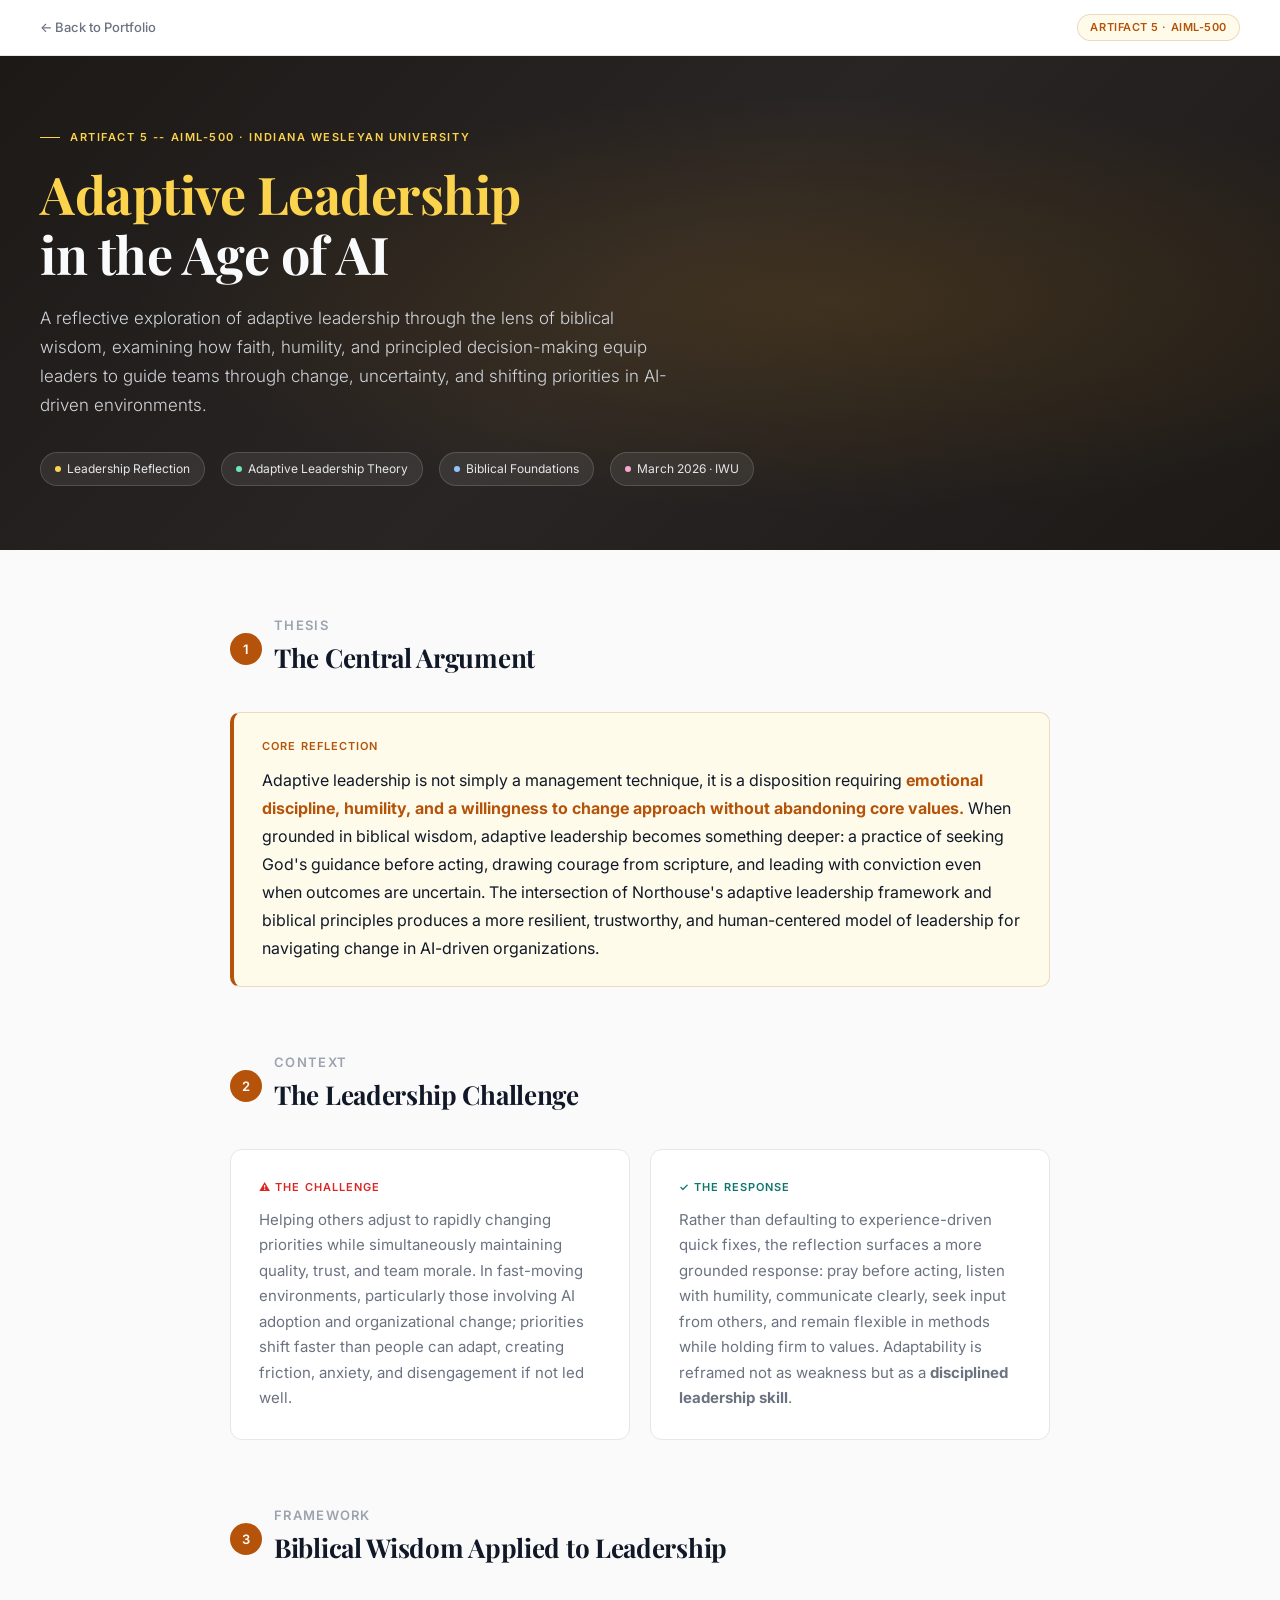
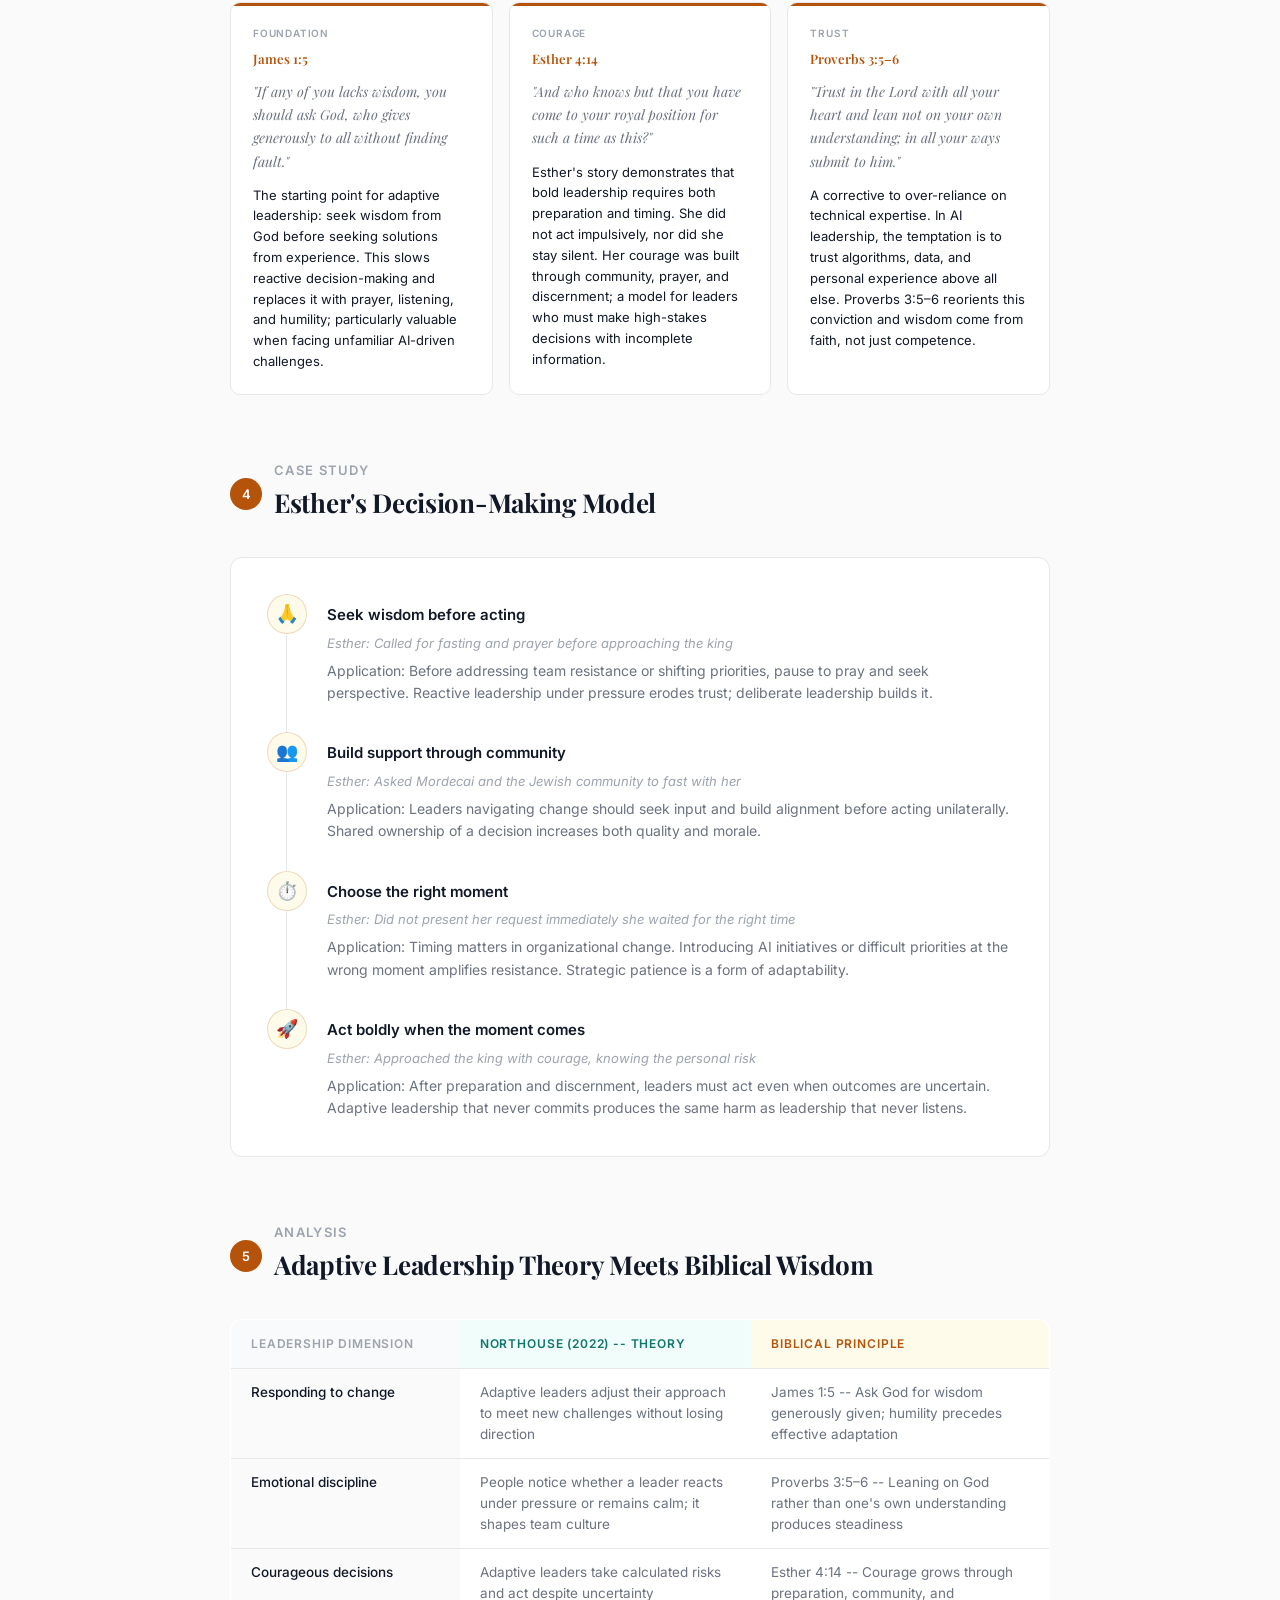
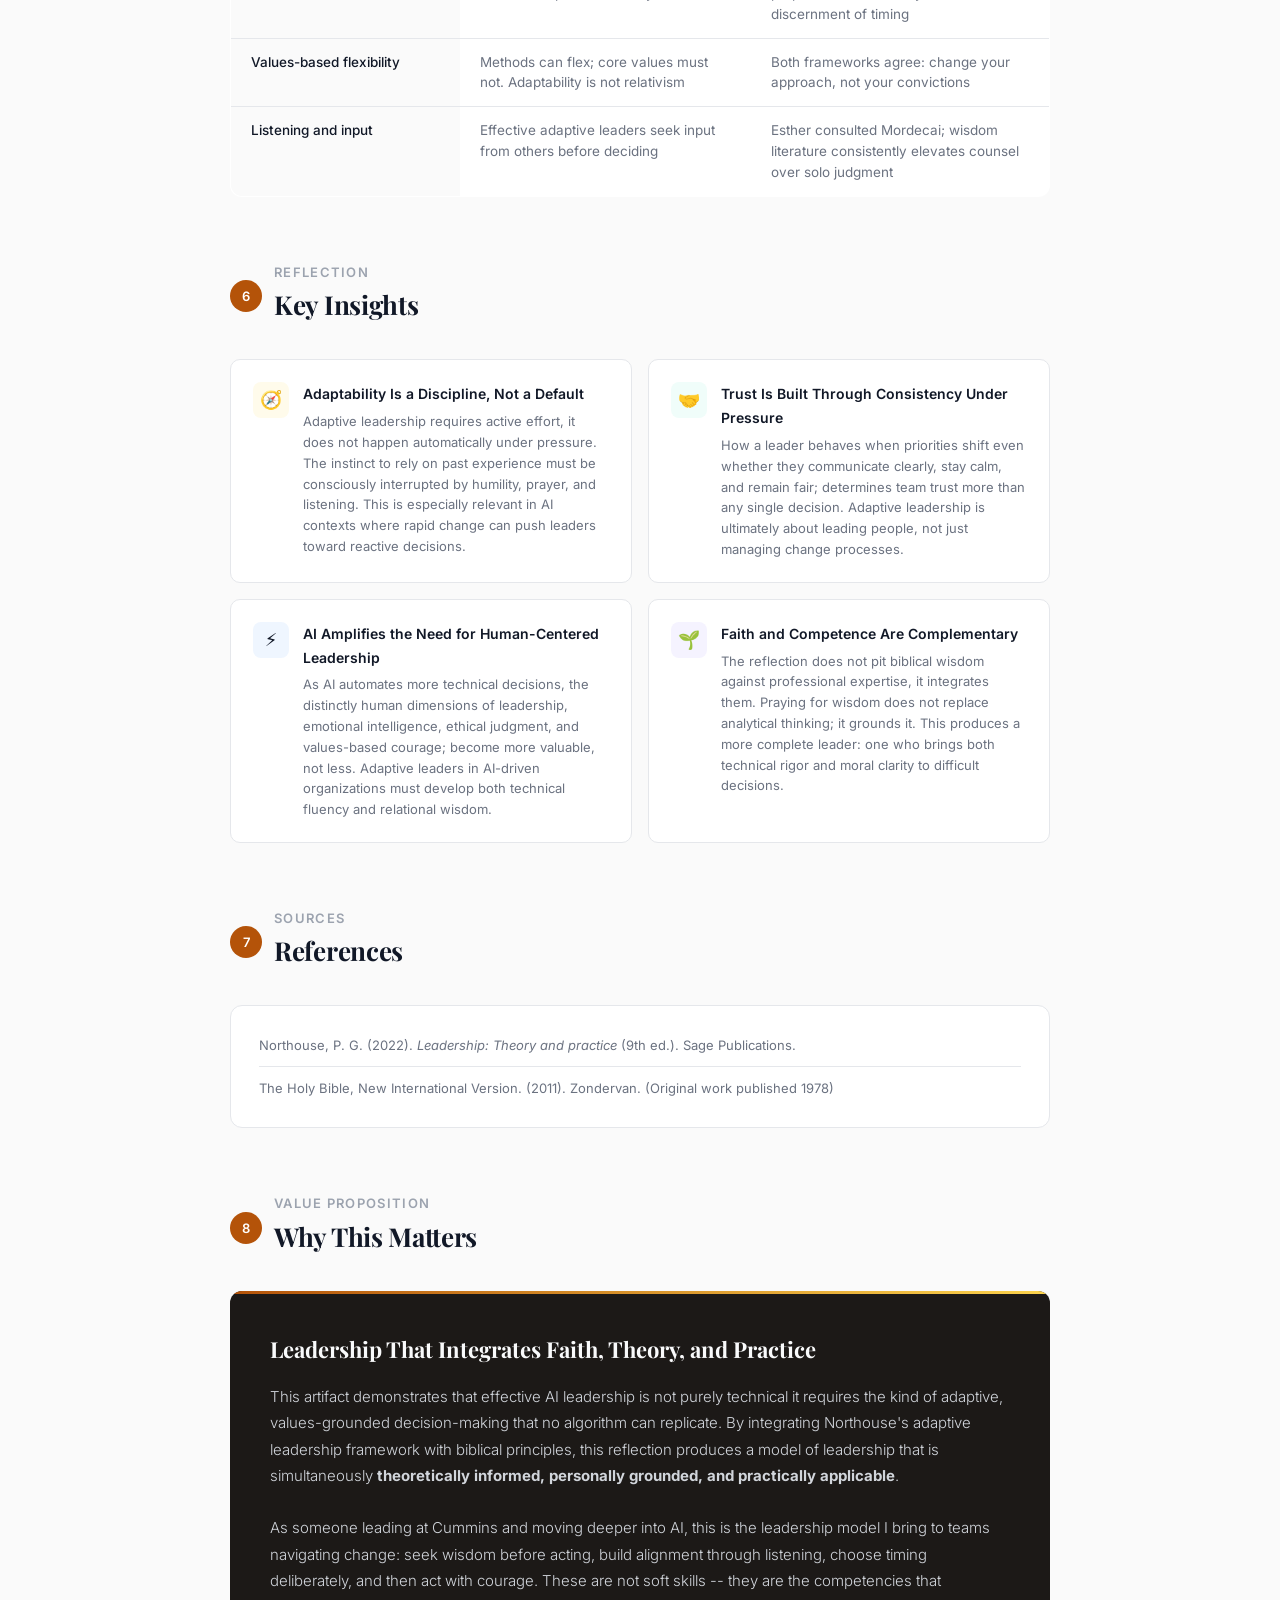
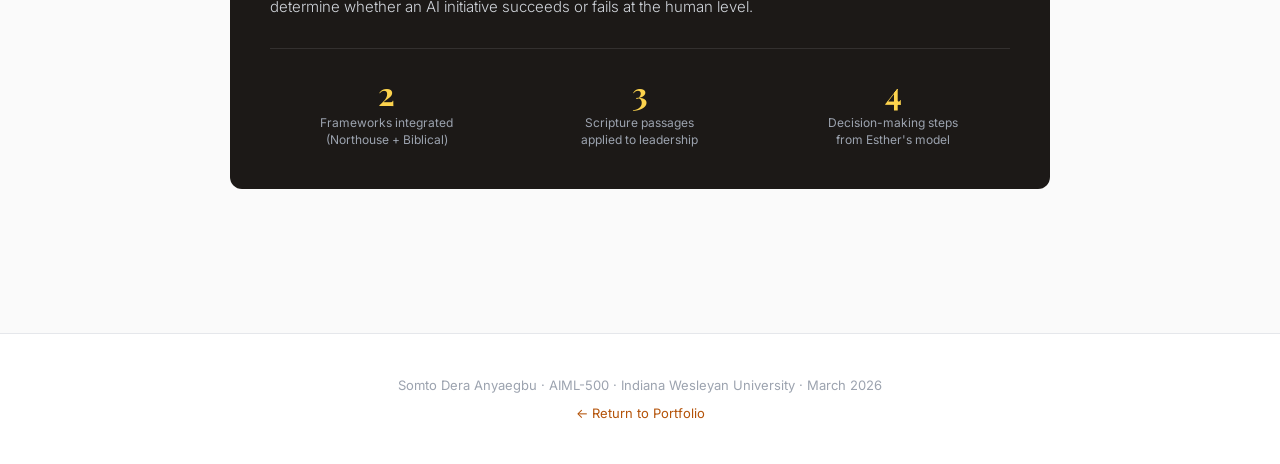
<file: artifact5.html>
<!DOCTYPE html>
<html lang="en">
<head>
  <meta charset="UTF-8"/>
  <meta name="viewport" content="width=device-width, initial-scale=1.0"/>
  <title>Artifact 5: Adaptive Leadership Reflection | Somto Dera Anyaegbu</title>
  <link rel="preconnect" href="https://fonts.googleapis.com"/>
  <link rel="preconnect" href="https://fonts.gstatic.com" crossorigin/>
  <link href="https://fonts.googleapis.com/css2?family=Inter:wght@300;400;500;600&family=Playfair+Display:ital,wght@0,700;1,700&display=swap" rel="stylesheet"/>
  <style>
    *, *::before, *::after { box-sizing: border-box; margin: 0; padding: 0; }

    :root {
      --accent: #B45309;
      --accent-mid: #D97706;
      --accent-light: #F59E0B;
      --accent-pale: #FFFBEB;
      --accent-border: rgba(180, 83, 9, 0.2);
      --teal: #0F766E;
      --teal-pale: #F0FDFA;
      --teal-border: rgba(15, 118, 110, 0.2);
      --bg: #FAFAFA;
      --surface: #FFFFFF;
      --border: #E5E7EB;
      --text-primary: #111827;
      --text-secondary: #6B7280;
      --text-muted: #9CA3AF;
      --font: 'Inter', system-ui, sans-serif;
      --font-display: 'Playfair Display', Georgia, serif;
    }

    body { font-family: var(--font); background: var(--bg); color: var(--text-primary); line-height: 1.7; font-size: 16px; }

    /* topbar */
    .topbar { background: var(--surface); border-bottom: 1px solid var(--border); padding: 14px 40px; display: flex; align-items: center; justify-content: space-between; position: sticky; top: 0; z-index: 50; }
    .back-link { display: inline-flex; align-items: center; gap: 8px; text-decoration: none; color: var(--text-secondary); font-size: 13px; font-weight: 500; transition: color 0.2s; }
    .back-link:hover { color: var(--accent); }
    .topbar-badge { font-size: 11px; font-weight: 600; color: var(--accent); background: var(--accent-pale); border: 1px solid var(--accent-border); border-radius: 20px; padding: 3px 12px; letter-spacing: 0.05em; text-transform: uppercase; }

    /* hero */
    .hero { background: linear-gradient(135deg, #1C1917 0%, #292524 50%, #1C1917 100%); padding: 72px 40px 64px; color: white; position: relative; overflow: hidden; }
    .hero::before { content: ''; position: absolute; inset: 0; background: radial-gradient(ellipse at 65% 50%, rgba(245,158,11,0.12) 0%, transparent 60%); }
    .hero-content { position: relative; max-width: 800px; }
    .hero-eyebrow { font-size: 11px; font-weight: 600; color: #FCD34D; letter-spacing: 0.14em; text-transform: uppercase; margin-bottom: 18px; display: flex; align-items: center; gap: 10px; }
    .hero-eyebrow::before { content: ''; display: block; width: 20px; height: 1px; background: #FCD34D; }
    .hero h1 { font-family: var(--font-display); font-size: clamp(32px, 5vw, 52px); font-weight: 700; line-height: 1.15; color: #F9FAFB; margin-bottom: 20px; letter-spacing: -0.5px; }
    .hero h1 span { color: #FCD34D; }
    .hero-desc { font-size: 17px; color: #D1D5DB; max-width: 640px; line-height: 1.7; font-weight: 300; margin-bottom: 32px; }
    .hero-meta { display: flex; flex-wrap: wrap; gap: 16px; }
    .meta-pill { display: inline-flex; align-items: center; gap: 6px; padding: 6px 14px; background: rgba(255,255,255,0.08); border: 1px solid rgba(255,255,255,0.15); border-radius: 20px; font-size: 12px; color: #E5E7EB; }
    .meta-dot { width: 6px; height: 6px; border-radius: 50%; }

    main { max-width: 900px; margin: 0 auto; padding: 64px 40px 80px; }

    .section { margin-bottom: 64px; }
    .section-header { display: flex; align-items: center; gap: 12px; margin-bottom: 28px; }
    .section-num { width: 32px; height: 32px; border-radius: 50%; background: var(--accent); color: white; font-size: 13px; font-weight: 600; display: flex; align-items: center; justify-content: center; flex-shrink: 0; }
    .section-title { font-size: 13px; font-weight: 600; color: var(--text-muted); letter-spacing: 0.1em; text-transform: uppercase; }
    .section-heading { font-family: var(--font-display); font-size: 26px; font-weight: 700; color: var(--text-primary); margin-bottom: 4px; letter-spacing: -0.3px; }

    /* thesis */
    .thesis-box { background: var(--accent-pale); border: 1px solid var(--accent-border); border-left: 4px solid var(--accent); border-radius: 10px; padding: 24px 28px; }
    .thesis-label { font-size: 11px; font-weight: 600; color: var(--accent); letter-spacing: 0.1em; text-transform: uppercase; margin-bottom: 10px; }
    .thesis-text { font-size: 16px; color: var(--text-primary); line-height: 1.75; }
    .thesis-text strong { color: var(--accent); }

    /* challenge card */
    .challenge-grid { display: grid; grid-template-columns: 1fr 1fr; gap: 20px; }
    .card { background: var(--surface); border: 1px solid var(--border); border-radius: 12px; padding: 28px; }
    .card-label { font-size: 11px; font-weight: 600; letter-spacing: 0.1em; text-transform: uppercase; margin-bottom: 10px; }
    .card-label.challenge { color: #DC2626; }
    .card-label.response { color: var(--teal); }
    .card-text { font-size: 15px; color: var(--text-secondary); line-height: 1.7; }

    /* scripture blocks */
    .scripture-grid { display: grid; grid-template-columns: 1fr 1fr 1fr; gap: 16px; }
    .scripture-card { background: var(--surface); border: 1px solid var(--border); border-radius: 10px; padding: 22px; position: relative; overflow: hidden; }
    .scripture-card::before { content: ''; position: absolute; top: 0; left: 0; right: 0; height: 3px; background: var(--accent); }
    .scripture-ref { font-size: 13px; font-weight: 600; color: var(--accent); margin-bottom: 10px; font-family: var(--font-display); }
    .scripture-quote { font-size: 14px; color: var(--text-secondary); line-height: 1.65; font-style: italic; margin-bottom: 12px; font-family: var(--font-display); }
    .scripture-application { font-size: 13px; color: var(--text-primary); line-height: 1.6; }
    .scripture-label { font-size: 10px; font-weight: 600; color: var(--text-muted); letter-spacing: 0.08em; text-transform: uppercase; margin-bottom: 6px; }

    /* esther framework */
    .esther-timeline { background: var(--surface); border: 1px solid var(--border); border-radius: 12px; padding: 36px; }
    .esther-steps { display: flex; flex-direction: column; gap: 0; }
    .esther-step { display: flex; gap: 20px; padding-bottom: 28px; position: relative; }
    .esther-step:last-child { padding-bottom: 0; }
    .esther-step:not(:last-child)::before { content: ''; position: absolute; left: 19px; top: 40px; bottom: 0; width: 1px; background: var(--border); }
    .esther-icon { width: 40px; height: 40px; border-radius: 50%; display: flex; align-items: center; justify-content: center; font-size: 18px; flex-shrink: 0; background: var(--accent-pale); border: 1.5px solid var(--accent-border); }
    .esther-content { flex: 1; padding-top: 8px; }
    .esther-title { font-size: 15px; font-weight: 600; color: var(--text-primary); margin-bottom: 4px; }
    .esther-esther { font-size: 13px; color: var(--text-muted); font-style: italic; margin-bottom: 6px; }
    .esther-apply { font-size: 14px; color: var(--text-secondary); line-height: 1.6; }

    /* framework comparison */
    .framework-table { width: 100%; border-collapse: collapse; background: var(--surface); border-radius: 12px; overflow: hidden; border: 1px solid var(--border); }
    .framework-table th { padding: 14px 20px; font-size: 12px; font-weight: 600; letter-spacing: 0.07em; text-transform: uppercase; text-align: left; }
    .framework-table th:first-child { background: #F9FAFB; color: var(--text-muted); width: 28%; }
    .framework-table th.col-northouse { background: var(--teal-pale); color: var(--teal); }
    .framework-table th.col-biblical { background: var(--accent-pale); color: var(--accent); }
    .framework-table td { padding: 13px 20px; font-size: 13.5px; color: var(--text-secondary); border-top: 1px solid var(--border); vertical-align: top; line-height: 1.55; }
    .framework-table td:first-child { font-weight: 500; color: var(--text-primary); background: #FAFAFA; }

    /* insights */
    .insights-grid { display: grid; grid-template-columns: 1fr 1fr; gap: 16px; }
    .insight-card { background: var(--surface); border: 1px solid var(--border); border-radius: 10px; padding: 22px; display: flex; gap: 14px; align-items: flex-start; }
    .insight-icon { width: 36px; height: 36px; border-radius: 8px; display: flex; align-items: center; justify-content: center; font-size: 18px; flex-shrink: 0; }
    .insight-title { font-size: 14px; font-weight: 600; color: var(--text-primary); margin-bottom: 5px; }
    .insight-text { font-size: 13px; color: var(--text-secondary); line-height: 1.6; }

    /* references */
    .references { background: var(--surface); border: 1px solid var(--border); border-radius: 12px; padding: 28px; }
    .ref-item { font-size: 13px; color: var(--text-secondary); line-height: 1.7; padding: 10px 0; border-bottom: 1px solid var(--border); }
    .ref-item:last-child { border-bottom: none; padding-bottom: 0; }
    .ref-item:first-child { padding-top: 0; }

    /* outcome */
    .outcome-box { background: #1C1917; border-radius: 12px; padding: 40px; color: white; position: relative; overflow: hidden; }
    .outcome-box::before { content: ''; position: absolute; top: 0; left: 0; right: 0; height: 3px; background: linear-gradient(90deg, #B45309 0%, #FCD34D 100%); }
    .outcome-heading { font-family: var(--font-display); font-size: 22px; font-weight: 700; color: #F9FAFB; margin-bottom: 16px; }
    .outcome-text { font-size: 15px; color: #D1D5DB; line-height: 1.75; font-weight: 300; margin-bottom: 28px; }
    .outcome-metrics { display: grid; grid-template-columns: repeat(3, 1fr); gap: 20px; border-top: 1px solid rgba(255,255,255,0.1); padding-top: 28px; }
    .metric { text-align: center; }
    .metric-val { font-family: var(--font-display); font-size: 32px; font-weight: 700; color: #FCD34D; line-height: 1; margin-bottom: 6px; }
    .metric-label { font-size: 12px; color: #9CA3AF; line-height: 1.4; }

    .page-footer { text-align: center; padding: 40px; border-top: 1px solid var(--border); background: var(--surface); }
    .page-footer p { font-size: 13px; color: var(--text-muted); }
    .page-footer a { color: var(--accent); text-decoration: none; }
    .page-footer a:hover { text-decoration: underline; }

    @media (max-width: 700px) {
      .topbar, main { padding-left: 20px; padding-right: 20px; }
      .hero { padding: 48px 20px; }
      .challenge-grid, .scripture-grid, .insights-grid { grid-template-columns: 1fr; }
      .scripture-grid { grid-template-columns: 1fr; }
      .outcome-metrics { grid-template-columns: 1fr; gap: 16px; }
    }
  </style>
</head>
<body>

<div class="topbar">
  <a href="index.html" class="back-link">← Back to Portfolio</a>
  <span class="topbar-badge">Artifact 5 · AIML-500</span>
</div>

<div class="hero">
  <div class="hero-content">
    <div class="hero-eyebrow">Artifact 5 -- AIML-500 · Indiana Wesleyan University</div>
    <h1><span>Adaptive Leadership</span><br/>in the Age of AI</h1>
    <p class="hero-desc">
      A reflective exploration of adaptive leadership through the lens of biblical wisdom, examining how faith, humility, and principled decision-making equip leaders to guide teams through change, uncertainty, and shifting priorities in AI-driven environments.
    </p>
    <div class="hero-meta">
      <div class="meta-pill"><div class="meta-dot" style="background:#FCD34D"></div>Leadership Reflection</div>
      <div class="meta-pill"><div class="meta-dot" style="background:#6EE7B7"></div>Adaptive Leadership Theory</div>
      <div class="meta-pill"><div class="meta-dot" style="background:#93C5FD"></div>Biblical Foundations</div>
      <div class="meta-pill"><div class="meta-dot" style="background:#F9A8D4"></div>March 2026 · IWU</div>
    </div>
  </div>
</div>

<main>

  <!-- 1. Core Thesis -->
  <div class="section">
    <div class="section-header">
      <div class="section-num">1</div>
      <div>
        <div class="section-title">Thesis</div>
        <div class="section-heading">The Central Argument</div>
      </div>
    </div>
    <div class="thesis-box">
      <div class="thesis-label">Core Reflection</div>
      <div class="thesis-text">
        Adaptive leadership is not simply a management technique, it is a disposition requiring <strong>emotional discipline, humility, and a willingness to change approach without abandoning core values.</strong> When grounded in biblical wisdom, adaptive leadership becomes something deeper: a practice of seeking God's guidance before acting, drawing courage from scripture, and leading with conviction even when outcomes are uncertain. The intersection of Northouse's adaptive leadership framework and biblical principles produces a more resilient, trustworthy, and human-centered model of leadership for navigating change in AI-driven organizations.
      </div>
    </div>
  </div>

  <!-- 2. The Leadership Challenge -->
  <div class="section">
    <div class="section-header">
      <div class="section-num">2</div>
      <div>
        <div class="section-title">Context</div>
        <div class="section-heading">The Leadership Challenge</div>
      </div>
    </div>
    <div class="challenge-grid">
      <div class="card">
        <div class="card-label challenge">⚠ The Challenge</div>
        <p class="card-text">
          Helping others adjust to rapidly changing priorities while simultaneously maintaining quality, trust, and team morale. In fast-moving environments, particularly those involving AI adoption and organizational change; priorities shift faster than people can adapt, creating friction, anxiety, and disengagement if not led well.
        </p>
      </div>
      <div class="card">
        <div class="card-label response" style="color:var(--teal)">✓ The Response</div>
        <p class="card-text">
          Rather than defaulting to experience-driven quick fixes, the reflection surfaces a more grounded response: pray before acting, listen with humility, communicate clearly, seek input from others, and remain flexible in methods while holding firm to values. Adaptability is reframed not as weakness but as a <strong>disciplined leadership skill</strong>.
        </p>
      </div>
    </div>
  </div>

  <!-- 3. Biblical Foundations -->
  <div class="section">
    <div class="section-header">
      <div class="section-num">3</div>
      <div>
        <div class="section-title">Framework</div>
        <div class="section-heading">Biblical Wisdom Applied to Leadership</div>
      </div>
    </div>
    <div class="scripture-grid">
      <div class="scripture-card">
        <div class="scripture-label">Foundation</div>
        <div class="scripture-ref">James 1:5</div>
        <div class="scripture-quote">"If any of you lacks wisdom, you should ask God, who gives generously to all without finding fault."</div>
        <div class="scripture-application">The starting point for adaptive leadership: seek wisdom from God before seeking solutions from experience. This slows reactive decision-making and replaces it with prayer, listening, and humility; particularly valuable when facing unfamiliar AI-driven challenges.</div>
      </div>
      <div class="scripture-card">
        <div class="scripture-label">Courage</div>
        <div class="scripture-ref">Esther 4:14</div>
        <div class="scripture-quote">"And who knows but that you have come to your royal position for such a time as this?"</div>
        <div class="scripture-application">Esther's story demonstrates that bold leadership requires both preparation and timing. She did not act impulsively, nor did she stay silent. Her courage was built through community, prayer, and discernment; a model for leaders who must make high-stakes decisions with incomplete information.</div>
      </div>
      <div class="scripture-card">
        <div class="scripture-label">Trust</div>
        <div class="scripture-ref">Proverbs 3:5–6</div>
        <div class="scripture-quote">"Trust in the Lord with all your heart and lean not on your own understanding; in all your ways submit to him."</div>
        <div class="scripture-application">A corrective to over-reliance on technical expertise. In AI leadership, the temptation is to trust algorithms, data, and personal experience above all else. Proverbs 3:5–6 reorients this conviction and wisdom come from faith, not just competence.</div>
      </div>
    </div>
  </div>

  <!-- 4. Esther's Decision Framework -->
  <div class="section">
    <div class="section-header">
      <div class="section-num">4</div>
      <div>
        <div class="section-title">Case Study</div>
        <div class="section-heading">Esther's Decision-Making Model</div>
      </div>
    </div>
    <div class="esther-timeline">
      <div class="esther-steps">
        <div class="esther-step">
          <div class="esther-icon">🙏</div>
          <div class="esther-content">
            <div class="esther-title">Seek wisdom before acting</div>
            <div class="esther-esther">Esther: Called for fasting and prayer before approaching the king</div>
            <div class="esther-apply">Application: Before addressing team resistance or shifting priorities, pause to pray and seek perspective. Reactive leadership under pressure erodes trust; deliberate leadership builds it.</div>
          </div>
        </div>
        <div class="esther-step">
          <div class="esther-icon">👥</div>
          <div class="esther-content">
            <div class="esther-title">Build support through community</div>
            <div class="esther-esther">Esther: Asked Mordecai and the Jewish community to fast with her</div>
            <div class="esther-apply">Application: Leaders navigating change should seek input and build alignment before acting unilaterally. Shared ownership of a decision increases both quality and morale.</div>
          </div>
        </div>
        <div class="esther-step">
          <div class="esther-icon">⏱️</div>
          <div class="esther-content">
            <div class="esther-title">Choose the right moment</div>
            <div class="esther-esther">Esther: Did not present her request immediately she waited for the right time</div>
            <div class="esther-apply">Application: Timing matters in organizational change. Introducing AI initiatives or difficult priorities at the wrong moment amplifies resistance. Strategic patience is a form of adaptability.</div>
          </div>
        </div>
        <div class="esther-step">
          <div class="esther-icon">🚀</div>
          <div class="esther-content">
            <div class="esther-title">Act boldly when the moment comes</div>
            <div class="esther-esther">Esther: Approached the king with courage, knowing the personal risk</div>
            <div class="esther-apply">Application: After preparation and discernment, leaders must act even when outcomes are uncertain. Adaptive leadership that never commits produces the same harm as leadership that never listens.</div>
          </div>
        </div>
      </div>
    </div>
  </div>

  <!-- 5. Northouse + Biblical Framework -->
  <div class="section">
    <div class="section-header">
      <div class="section-num">5</div>
      <div>
        <div class="section-title">Analysis</div>
        <div class="section-heading">Adaptive Leadership Theory Meets Biblical Wisdom</div>
      </div>
    </div>
    <table class="framework-table">
      <thead>
        <tr>
          <th>Leadership Dimension</th>
          <th class="col-northouse">Northouse (2022) -- Theory</th>
          <th class="col-biblical">Biblical Principle</th>
        </tr>
      </thead>
      <tbody>
        <tr>
          <td>Responding to change</td>
          <td>Adaptive leaders adjust their approach to meet new challenges without losing direction</td>
          <td>James 1:5 -- Ask God for wisdom generously given; humility precedes effective adaptation</td>
        </tr>
        <tr>
          <td>Emotional discipline</td>
          <td>People notice whether a leader reacts under pressure or remains calm; it shapes team culture</td>
          <td>Proverbs 3:5–6 -- Leaning on God rather than one's own understanding produces steadiness</td>
        </tr>
        <tr>
          <td>Courageous decisions</td>
          <td>Adaptive leaders take calculated risks and act despite uncertainty</td>
          <td>Esther 4:14 -- Courage grows through preparation, community, and discernment of timing</td>
        </tr>
        <tr>
          <td>Values-based flexibility</td>
          <td>Methods can flex; core values must not. Adaptability is not relativism</td>
          <td>Both frameworks agree: change your approach, not your convictions</td>
        </tr>
        <tr>
          <td>Listening and input</td>
          <td>Effective adaptive leaders seek input from others before deciding</td>
          <td>Esther consulted Mordecai; wisdom literature consistently elevates counsel over solo judgment</td>
        </tr>
      </tbody>
    </table>
  </div>

  <!-- 6. Key Insights -->
  <div class="section">
    <div class="section-header">
      <div class="section-num">6</div>
      <div>
        <div class="section-title">Reflection</div>
        <div class="section-heading">Key Insights</div>
      </div>
    </div>
    <div class="insights-grid">
      <div class="insight-card">
        <div class="insight-icon" style="background:var(--accent-pale);">🧭</div>
        <div>
          <div class="insight-title">Adaptability Is a Discipline, Not a Default</div>
          <div class="insight-text">Adaptive leadership requires active effort, it does not happen automatically under pressure. The instinct to rely on past experience must be consciously interrupted by humility, prayer, and listening. This is especially relevant in AI contexts where rapid change can push leaders toward reactive decisions.</div>
        </div>
      </div>
      <div class="insight-card">
        <div class="insight-icon" style="background:#F0FDFA;">🤝</div>
        <div>
          <div class="insight-title">Trust Is Built Through Consistency Under Pressure</div>
          <div class="insight-text">How a leader behaves when priorities shift even whether they communicate clearly, stay calm, and remain fair; determines team trust more than any single decision. Adaptive leadership is ultimately about leading people, not just managing change processes.</div>
        </div>
      </div>
      <div class="insight-card">
        <div class="insight-icon" style="background:#EFF6FF;">⚡</div>
        <div>
          <div class="insight-title">AI Amplifies the Need for Human-Centered Leadership</div>
          <div class="insight-text">As AI automates more technical decisions, the distinctly human dimensions of leadership, emotional intelligence, ethical judgment, and values-based courage; become more valuable, not less. Adaptive leaders in AI-driven organizations must develop both technical fluency and relational wisdom.</div>
        </div>
      </div>
      <div class="insight-card">
        <div class="insight-icon" style="background:#F5F3FF;">🌱</div>
        <div>
          <div class="insight-title">Faith and Competence Are Complementary</div>
          <div class="insight-text">The reflection does not pit biblical wisdom against professional expertise, it integrates them. Praying for wisdom does not replace analytical thinking; it grounds it. This produces a more complete leader: one who brings both technical rigor and moral clarity to difficult decisions.</div>
        </div>
      </div>
    </div>
  </div>

  <!-- 7. References -->
  <div class="section">
    <div class="section-header">
      <div class="section-num">7</div>
      <div>
        <div class="section-title">Sources</div>
        <div class="section-heading">References</div>
      </div>
    </div>
    <div class="references">
      <div class="ref-item">Northouse, P. G. (2022). <em>Leadership: Theory and practice</em> (9th ed.). Sage Publications.</div>
      <div class="ref-item">The Holy Bible, New International Version. (2011). Zondervan. (Original work published 1978)</div>
    </div>
  </div>

  <!-- 8. Outcome -->
  <div class="section">
    <div class="section-header">
      <div class="section-num">8</div>
      <div>
        <div class="section-title">Value Proposition</div>
        <div class="section-heading">Why This Matters</div>
      </div>
    </div>
    <div class="outcome-box">
      <div class="outcome-heading">Leadership That Integrates Faith, Theory, and Practice</div>
      <p class="outcome-text">
        This artifact demonstrates that effective AI leadership is not purely technical it requires the kind of adaptive, values-grounded decision-making that no algorithm can replicate. By integrating Northouse's adaptive leadership framework with biblical principles, this reflection produces a model of leadership that is simultaneously <strong>theoretically informed, personally grounded, and practically applicable</strong>.
        <br/><br/>
        As someone leading at Cummins and moving deeper into AI, this is the leadership model I bring to teams navigating change: seek wisdom before acting, build alignment through listening, choose timing deliberately, and then act with courage. These are not soft skills -- they are the competencies that determine whether an AI initiative succeeds or fails at the human level.
      </p>
      <div class="outcome-metrics">
        <div class="metric">
          <div class="metric-val">2</div>
          <div class="metric-label">Frameworks integrated<br/>(Northouse + Biblical)</div>
        </div>
        <div class="metric">
          <div class="metric-val">3</div>
          <div class="metric-label">Scripture passages<br/>applied to leadership</div>
        </div>
        <div class="metric">
          <div class="metric-val">4</div>
          <div class="metric-label">Decision-making steps<br/>from Esther's model</div>
        </div>
      </div>
    </div>
  </div>

</main>

<div class="page-footer">
  <p>Somto Dera Anyaegbu · AIML-500 · Indiana Wesleyan University · March 2026</p>
  <p style="margin-top:6px"><a href="index.html">← Return to Portfolio</a></p>
</div>

</body>
</html>
</file>
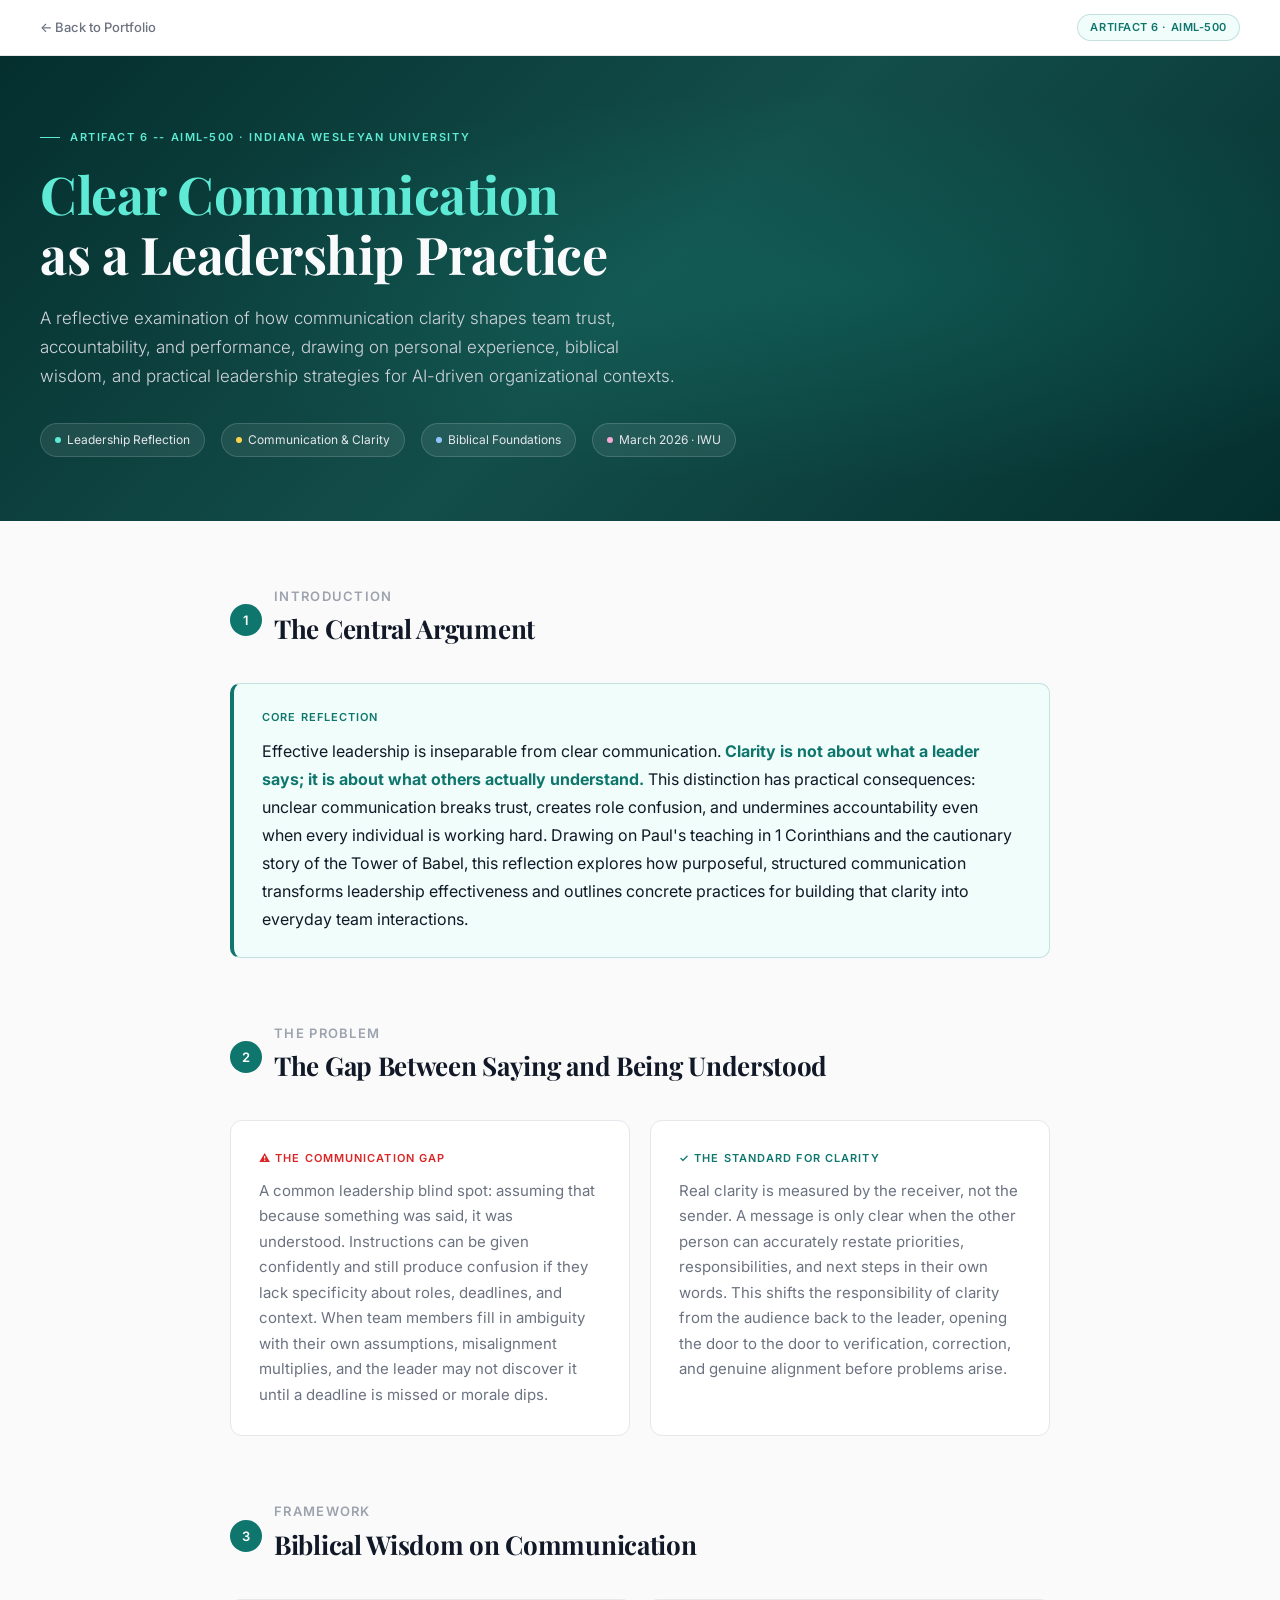
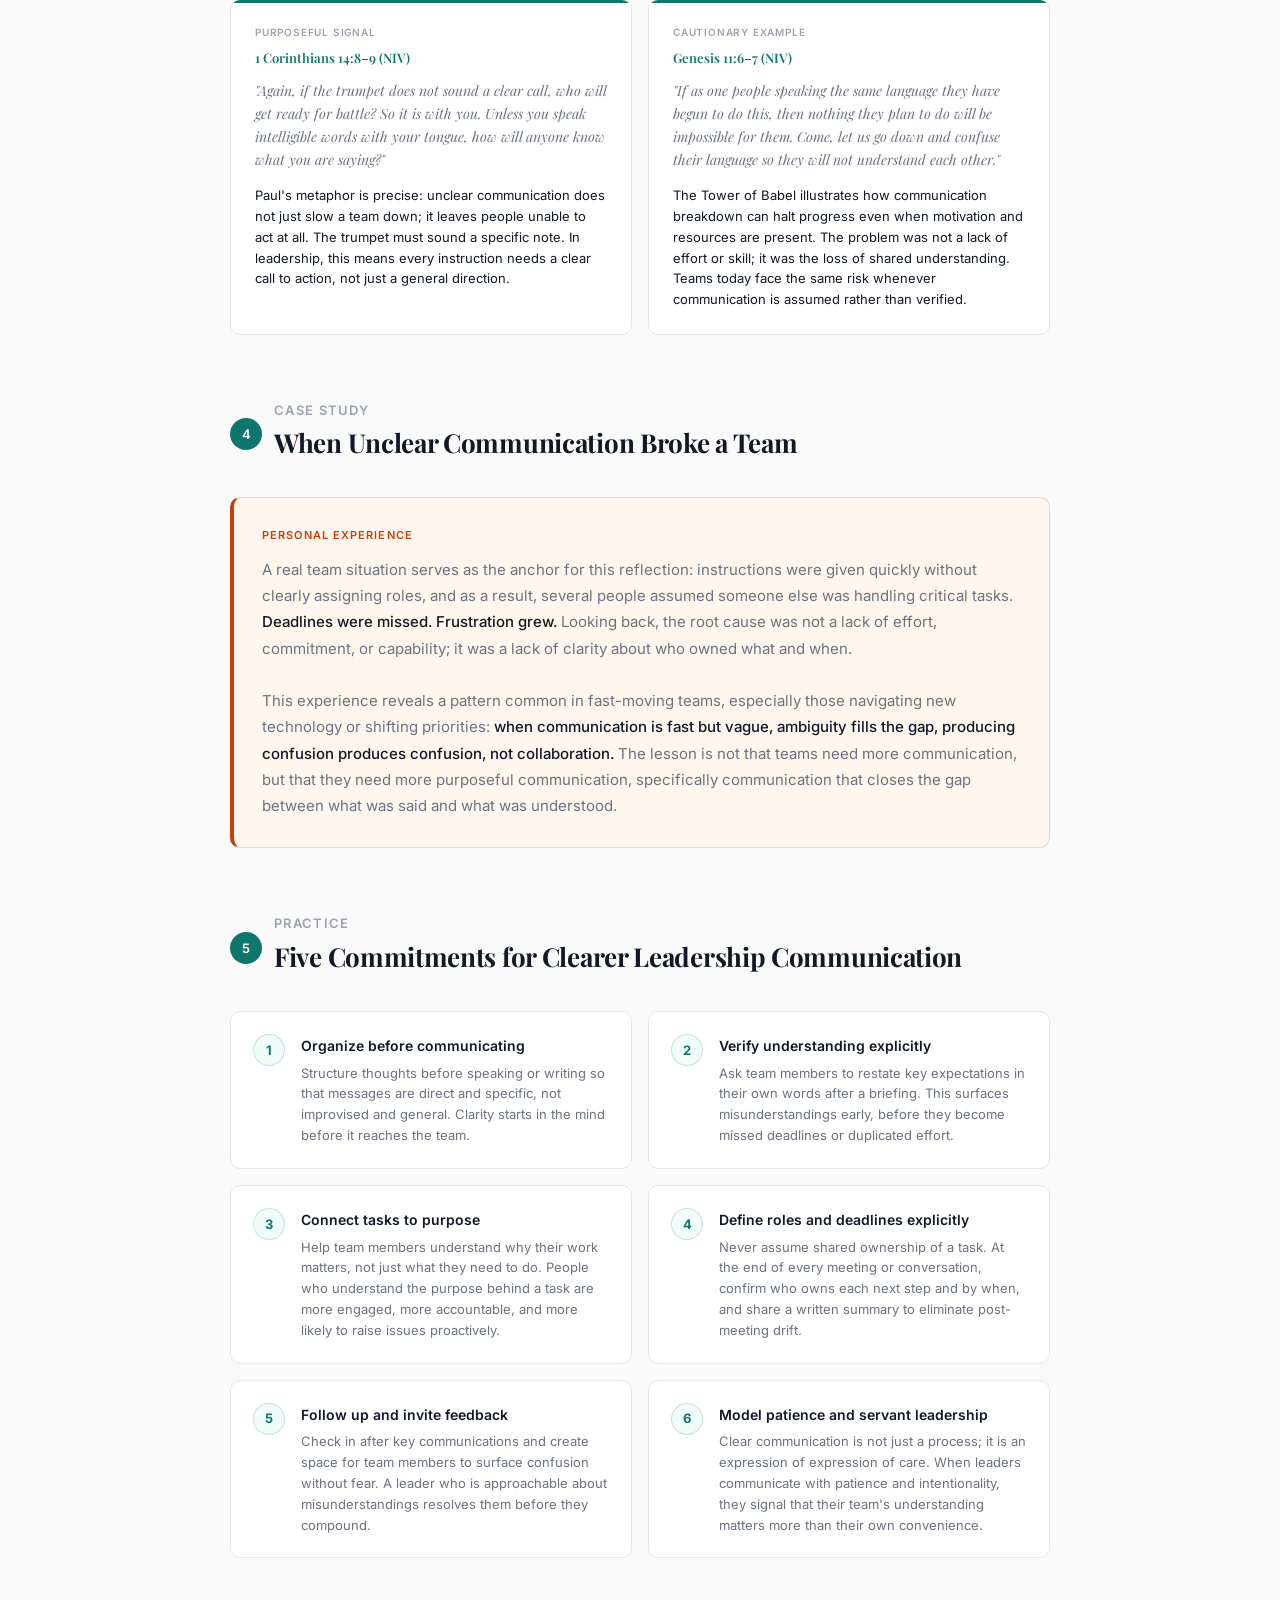
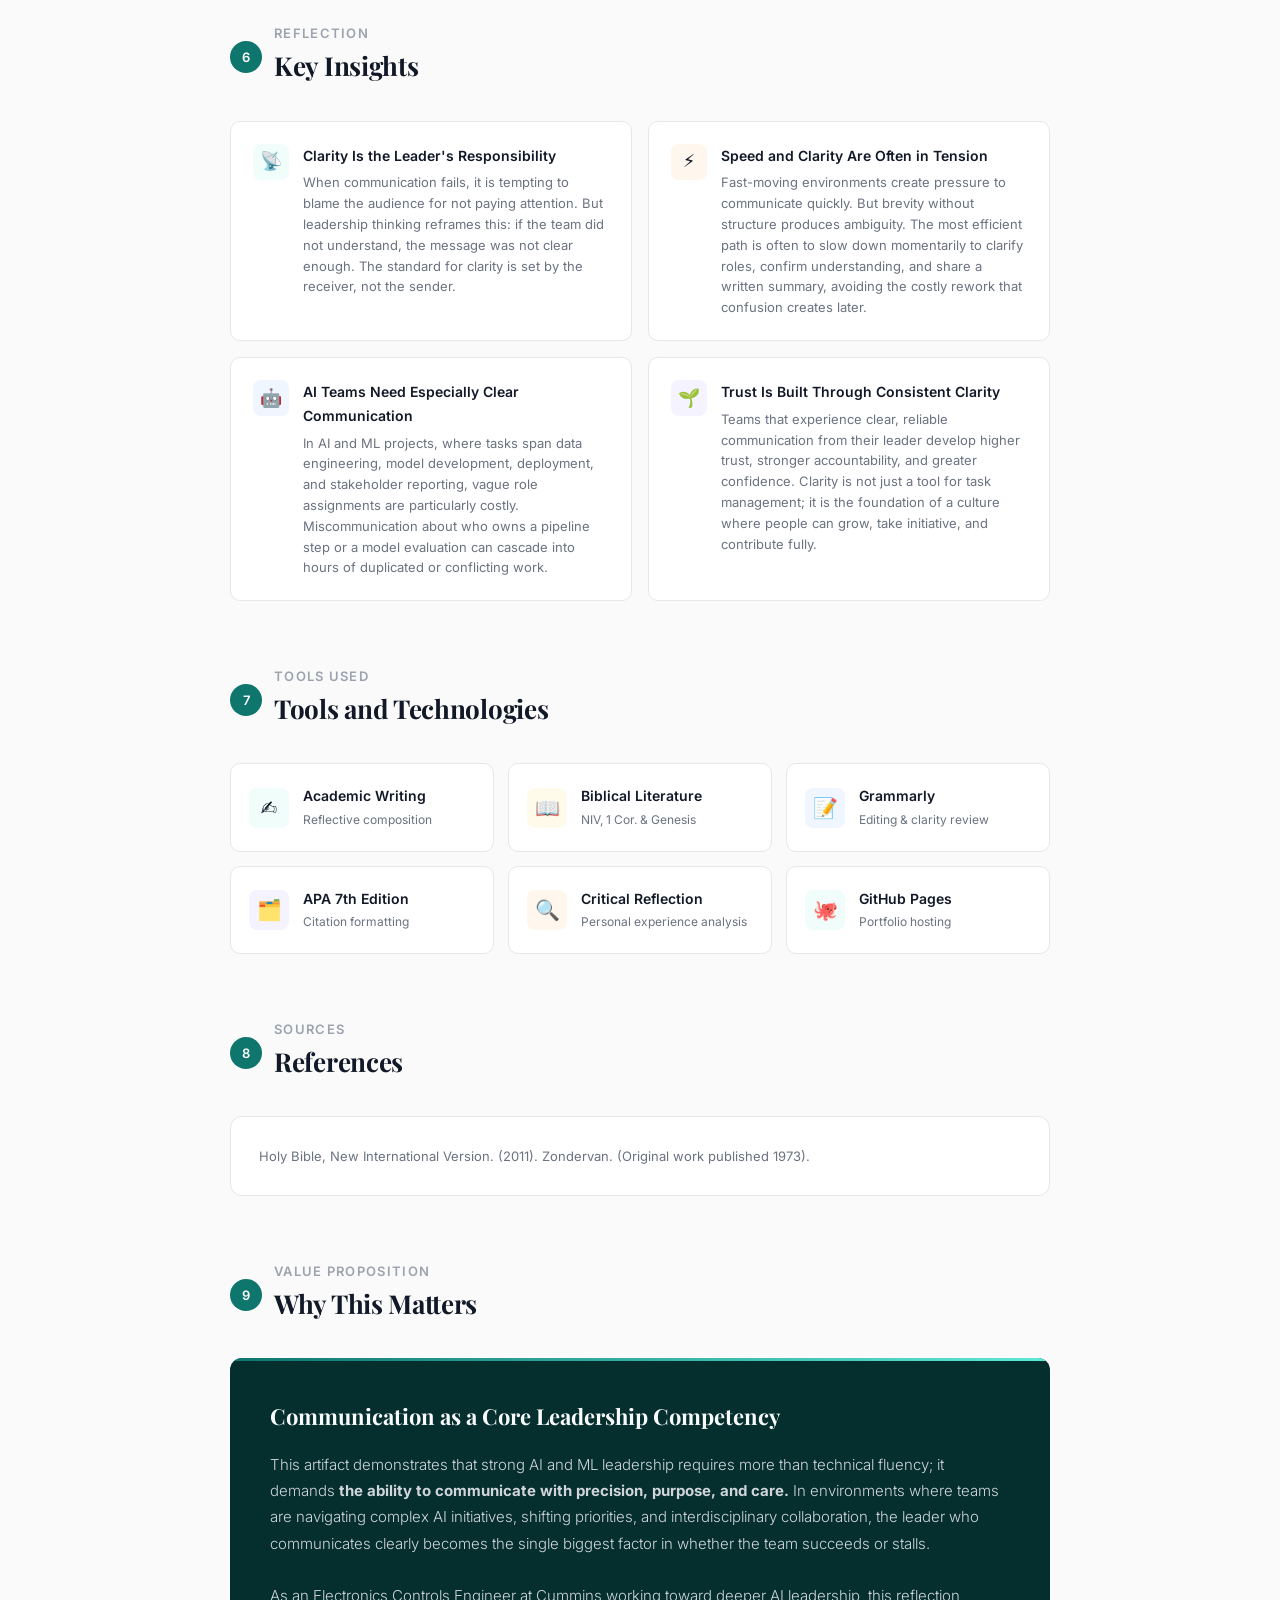
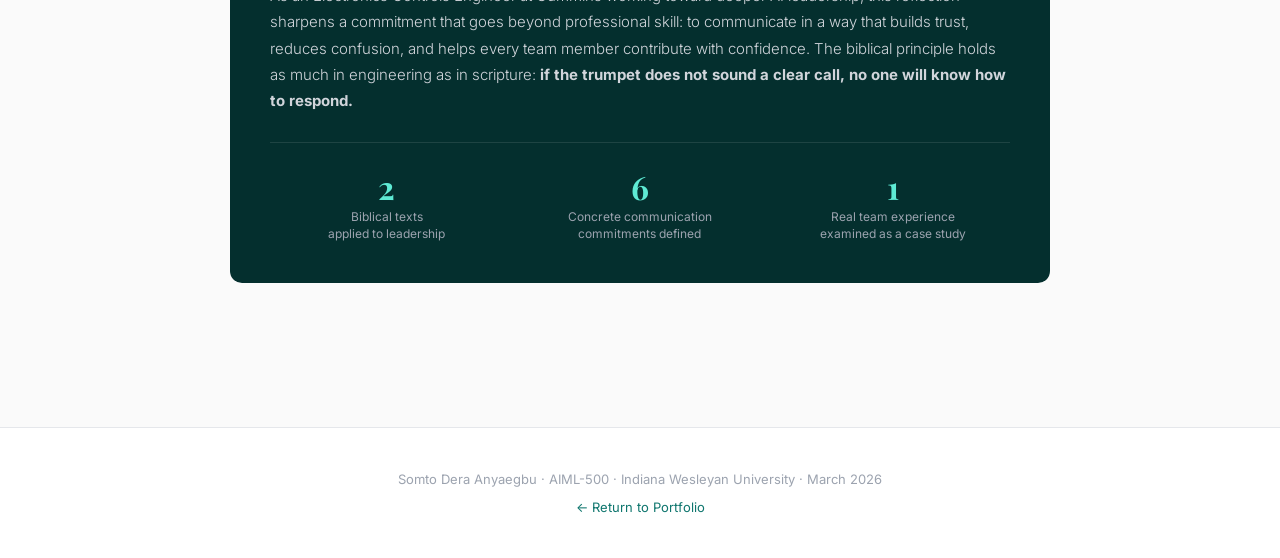
<file: artifact6.html>
<!DOCTYPE html>
<html lang="en">
<head>
  <meta charset="UTF-8"/>
  <meta name="viewport" content="width=device-width, initial-scale=1.0"/>
  <title>Artifact 6: Clear Communication & Leadership | Somto Dera Anyaegbu</title>
  <link rel="preconnect" href="https://fonts.googleapis.com"/>
  <link rel="preconnect" href="https://fonts.gstatic.com" crossorigin/>
  <link href="https://fonts.googleapis.com/css2?family=Inter:wght@300;400;500;600&family=Playfair+Display:ital,wght@0,700;1,700&display=swap" rel="stylesheet"/>
  <style>
    *, *::before, *::after { box-sizing: border-box; margin: 0; padding: 0; }

    :root {
      --accent: #0F766E;
      --accent-mid: #0D9488;
      --accent-light: #14B8A6;
      --accent-pale: #F0FDFA;
      --accent-border: rgba(15, 118, 110, 0.2);
      --coral: #C2410C;
      --coral-pale: #FFF7ED;
      --coral-border: rgba(194, 65, 12, 0.2);
      --bg: #FAFAFA;
      --surface: #FFFFFF;
      --border: #E5E7EB;
      --text-primary: #111827;
      --text-secondary: #6B7280;
      --text-muted: #9CA3AF;
      --font: 'Inter', system-ui, sans-serif;
      --font-display: 'Playfair Display', Georgia, serif;
    }

    body { font-family: var(--font); background: var(--bg); color: var(--text-primary); line-height: 1.7; font-size: 16px; }

    /* topbar */
    .topbar { background: var(--surface); border-bottom: 1px solid var(--border); padding: 14px 40px; display: flex; align-items: center; justify-content: space-between; position: sticky; top: 0; z-index: 50; }
    .back-link { display: inline-flex; align-items: center; gap: 8px; text-decoration: none; color: var(--text-secondary); font-size: 13px; font-weight: 500; transition: color 0.2s; }
    .back-link:hover { color: var(--accent); }
    .topbar-badge { font-size: 11px; font-weight: 600; color: var(--accent); background: var(--accent-pale); border: 1px solid var(--accent-border); border-radius: 20px; padding: 3px 12px; letter-spacing: 0.05em; text-transform: uppercase; }

    /* hero */
    .hero { background: linear-gradient(135deg, #042F2E 0%, #134E4A 50%, #042F2E 100%); padding: 72px 40px 64px; color: white; position: relative; overflow: hidden; }
    .hero::before { content: ''; position: absolute; inset: 0; background: radial-gradient(ellipse at 65% 50%, rgba(20,184,166,0.15) 0%, transparent 60%); }
    .hero-content { position: relative; max-width: 800px; }
    .hero-eyebrow { font-size: 11px; font-weight: 600; color: #5EEAD4; letter-spacing: 0.14em; text-transform: uppercase; margin-bottom: 18px; display: flex; align-items: center; gap: 10px; }
    .hero-eyebrow::before { content: ''; display: block; width: 20px; height: 1px; background: #5EEAD4; }
    .hero h1 { font-family: var(--font-display); font-size: clamp(32px, 5vw, 52px); font-weight: 700; line-height: 1.15; color: #F9FAFB; margin-bottom: 20px; letter-spacing: -0.5px; }
    .hero h1 span { color: #5EEAD4; }
    .hero-desc { font-size: 17px; color: #D1D5DB; max-width: 640px; line-height: 1.7; font-weight: 300; margin-bottom: 32px; }
    .hero-meta { display: flex; flex-wrap: wrap; gap: 16px; }
    .meta-pill { display: inline-flex; align-items: center; gap: 6px; padding: 6px 14px; background: rgba(255,255,255,0.08); border: 1px solid rgba(255,255,255,0.15); border-radius: 20px; font-size: 12px; color: #E5E7EB; }
    .meta-dot { width: 6px; height: 6px; border-radius: 50%; }

    main { max-width: 900px; margin: 0 auto; padding: 64px 40px 80px; }

    .section { margin-bottom: 64px; }
    .section-header { display: flex; align-items: center; gap: 12px; margin-bottom: 28px; }
    .section-num { width: 32px; height: 32px; border-radius: 50%; background: var(--accent); color: white; font-size: 13px; font-weight: 600; display: flex; align-items: center; justify-content: center; flex-shrink: 0; }
    .section-title { font-size: 13px; font-weight: 600; color: var(--text-muted); letter-spacing: 0.1em; text-transform: uppercase; }
    .section-heading { font-family: var(--font-display); font-size: 26px; font-weight: 700; color: var(--text-primary); margin-bottom: 4px; letter-spacing: -0.3px; }

    /* thesis */
    .thesis-box { background: var(--accent-pale); border: 1px solid var(--accent-border); border-left: 4px solid var(--accent); border-radius: 10px; padding: 24px 28px; }
    .thesis-label { font-size: 11px; font-weight: 600; color: var(--accent); letter-spacing: 0.1em; text-transform: uppercase; margin-bottom: 10px; }
    .thesis-text { font-size: 16px; color: var(--text-primary); line-height: 1.75; }
    .thesis-text strong { color: var(--accent); }

    /* two col */
    .two-col { display: grid; grid-template-columns: 1fr 1fr; gap: 20px; }
    .card { background: var(--surface); border: 1px solid var(--border); border-radius: 12px; padding: 28px; }
    .card-label { font-size: 11px; font-weight: 600; letter-spacing: 0.1em; text-transform: uppercase; margin-bottom: 10px; }
    .card-label.problem { color: #DC2626; }
    .card-label.solution { color: var(--accent); }
    .card-text { font-size: 15px; color: var(--text-secondary); line-height: 1.7; }

    /* scripture blocks */
    .scripture-grid { display: grid; grid-template-columns: 1fr 1fr; gap: 16px; }
    .scripture-card { background: var(--surface); border: 1px solid var(--border); border-radius: 10px; padding: 24px; position: relative; overflow: hidden; }
    .scripture-card::before { content: ''; position: absolute; top: 0; left: 0; right: 0; height: 3px; background: var(--accent); }
    .scripture-ref { font-size: 13px; font-weight: 600; color: var(--accent); margin-bottom: 10px; font-family: var(--font-display); }
    .scripture-quote { font-size: 14px; color: var(--text-secondary); line-height: 1.65; font-style: italic; margin-bottom: 14px; font-family: var(--font-display); }
    .scripture-label { font-size: 10px; font-weight: 600; color: var(--text-muted); letter-spacing: 0.08em; text-transform: uppercase; margin-bottom: 6px; }
    .scripture-application { font-size: 13px; color: var(--text-primary); line-height: 1.6; }

    /* communication breakdown story */
    .story-box { background: var(--coral-pale); border: 1px solid var(--coral-border); border-left: 4px solid var(--coral); border-radius: 10px; padding: 28px; }
    .story-label { font-size: 11px; font-weight: 600; color: var(--coral); letter-spacing: 0.1em; text-transform: uppercase; margin-bottom: 12px; }
    .story-text { font-size: 15px; color: var(--text-secondary); line-height: 1.75; }
    .story-text strong { color: var(--text-primary); font-weight: 500; }

    /* action steps */
    .steps-grid { display: grid; grid-template-columns: 1fr 1fr; gap: 16px; }
    .step-card { background: var(--surface); border: 1px solid var(--border); border-radius: 10px; padding: 22px; display: flex; gap: 16px; align-items: flex-start; }
    .step-num { width: 32px; height: 32px; border-radius: 50%; background: var(--accent-pale); border: 1.5px solid var(--accent-border); color: var(--accent); font-size: 13px; font-weight: 700; display: flex; align-items: center; justify-content: center; flex-shrink: 0; }
    .step-title { font-size: 14px; font-weight: 600; color: var(--text-primary); margin-bottom: 5px; }
    .step-text { font-size: 13px; color: var(--text-secondary); line-height: 1.6; }

    /* insights */
    .insights-grid { display: grid; grid-template-columns: 1fr 1fr; gap: 16px; }
    .insight-card { background: var(--surface); border: 1px solid var(--border); border-radius: 10px; padding: 22px; display: flex; gap: 14px; align-items: flex-start; }
    .insight-icon { width: 36px; height: 36px; border-radius: 8px; display: flex; align-items: center; justify-content: center; font-size: 18px; flex-shrink: 0; }
    .insight-title { font-size: 14px; font-weight: 600; color: var(--text-primary); margin-bottom: 5px; }
    .insight-text { font-size: 13px; color: var(--text-secondary); line-height: 1.6; }

    /* references */
    .references { background: var(--surface); border: 1px solid var(--border); border-radius: 12px; padding: 28px; }
    .ref-item { font-size: 13px; color: var(--text-secondary); line-height: 1.7; padding: 10px 0; border-bottom: 1px solid var(--border); }
    .ref-item:last-child { border-bottom: none; padding-bottom: 0; }
    .ref-item:first-child { padding-top: 0; }

    /* outcome */
    .outcome-box { background: #042F2E; border-radius: 12px; padding: 40px; color: white; position: relative; overflow: hidden; }
    .outcome-box::before { content: ''; position: absolute; top: 0; left: 0; right: 0; height: 3px; background: linear-gradient(90deg, #0F766E 0%, #5EEAD4 100%); }
    .outcome-heading { font-family: var(--font-display); font-size: 22px; font-weight: 700; color: #F9FAFB; margin-bottom: 16px; }
    .outcome-text { font-size: 15px; color: #D1D5DB; line-height: 1.75; font-weight: 300; margin-bottom: 28px; }
    .outcome-metrics { display: grid; grid-template-columns: repeat(3, 1fr); gap: 20px; border-top: 1px solid rgba(255,255,255,0.1); padding-top: 28px; }
    .metric { text-align: center; }
    .metric-val { font-family: var(--font-display); font-size: 32px; font-weight: 700; color: #5EEAD4; line-height: 1; margin-bottom: 6px; }
    .metric-label { font-size: 12px; color: #9CA3AF; line-height: 1.4; }

    .page-footer { text-align: center; padding: 40px; border-top: 1px solid var(--border); background: var(--surface); }
    .page-footer p { font-size: 13px; color: var(--text-muted); }
    .page-footer a { color: var(--accent); text-decoration: none; }
    .page-footer a:hover { text-decoration: underline; }

    @media (max-width: 700px) {
      .topbar, main { padding-left: 20px; padding-right: 20px; }
      .hero { padding: 48px 20px; }
      .two-col, .scripture-grid, .steps-grid, .insights-grid { grid-template-columns: 1fr; }
      .outcome-metrics { grid-template-columns: 1fr; gap: 16px; }
    }
  </style>
</head>
<body>

<div class="topbar">
  <a href="index.html" class="back-link">← Back to Portfolio</a>
  <span class="topbar-badge">Artifact 6 · AIML-500</span>
</div>

<div class="hero">
  <div class="hero-content">
    <div class="hero-eyebrow">Artifact 6 -- AIML-500 · Indiana Wesleyan University</div>
    <h1><span>Clear Communication</span><br/>as a Leadership Practice</h1>
    <p class="hero-desc">
      A reflective examination of how communication clarity shapes team trust, accountability, and performance, drawing on personal experience, biblical wisdom, and practical leadership strategies for AI-driven organizational contexts.
    </p>
    <div class="hero-meta">
      <div class="meta-pill"><div class="meta-dot" style="background:#5EEAD4"></div>Leadership Reflection</div>
      <div class="meta-pill"><div class="meta-dot" style="background:#FCD34D"></div>Communication &amp; Clarity</div>
      <div class="meta-pill"><div class="meta-dot" style="background:#93C5FD"></div>Biblical Foundations</div>
      <div class="meta-pill"><div class="meta-dot" style="background:#F9A8D4"></div>March 2026 · IWU</div>
    </div>
  </div>
</div>

<main>

  <!-- 1. Core Thesis -->
  <div class="section">
    <div class="section-header">
      <div class="section-num">1</div>
      <div>
        <div class="section-title">Introduction</div>
        <div class="section-heading">The Central Argument</div>
      </div>
    </div>
    <div class="thesis-box">
      <div class="thesis-label">Core Reflection</div>
      <div class="thesis-text">
        Effective leadership is inseparable from clear communication. <strong>Clarity is not about what a leader says; it is about what others actually understand.</strong> This distinction has practical consequences: unclear communication breaks trust, creates role confusion, and undermines accountability even when every individual is working hard. Drawing on Paul's teaching in 1 Corinthians and the cautionary story of the Tower of Babel, this reflection explores how purposeful, structured communication transforms leadership effectiveness and outlines concrete practices for building that clarity into everyday team interactions.
      </div>
    </div>
  </div>

  <!-- 2. The Gap Between Saying and Being Understood -->
  <div class="section">
    <div class="section-header">
      <div class="section-num">2</div>
      <div>
        <div class="section-title">The Problem</div>
        <div class="section-heading">The Gap Between Saying and Being Understood</div>
      </div>
    </div>
    <div class="two-col">
      <div class="card">
        <div class="card-label problem">⚠ The Communication Gap</div>
        <p class="card-text">
          A common leadership blind spot: assuming that because something was said, it was understood. Instructions can be given confidently and still produce confusion if they lack specificity about roles, deadlines, and context. When team members fill in ambiguity with their own assumptions, misalignment multiplies, and the leader may not discover it until a deadline is missed or morale dips.
        </p>
      </div>
      <div class="card">
        <div class="card-label solution">✓ The Standard for Clarity</div>
        <p class="card-text">
          Real clarity is measured by the receiver, not the sender. A message is only clear when the other person can accurately restate priorities, responsibilities, and next steps in their own words. This shifts the responsibility of clarity from the audience back to the leader, opening the door to the door to verification, correction, and genuine alignment before problems arise.
        </p>
      </div>
    </div>
  </div>

  <!-- 3. Biblical Foundations -->
  <div class="section">
    <div class="section-header">
      <div class="section-num">3</div>
      <div>
        <div class="section-title">Framework</div>
        <div class="section-heading">Biblical Wisdom on Communication</div>
      </div>
    </div>
    <div class="scripture-grid">
      <div class="scripture-card">
        <div class="scripture-label">Purposeful Signal</div>
        <div class="scripture-ref">1 Corinthians 14:8–9 (NIV)</div>
        <div class="scripture-quote">"Again, if the trumpet does not sound a clear call, who will get ready for battle? So it is with you. Unless you speak intelligible words with your tongue, how will anyone know what you are saying?"</div>
        <div class="scripture-application">Paul's metaphor is precise: unclear communication does not just slow a team down; it leaves people unable to act at all. The trumpet must sound a specific note. In leadership, this means every instruction needs a clear call to action, not just a general direction.</div>
      </div>
      <div class="scripture-card">
        <div class="scripture-label">Cautionary Example</div>
        <div class="scripture-ref">Genesis 11:6–7 (NIV)</div>
        <div class="scripture-quote">"If as one people speaking the same language they have begun to do this, then nothing they plan to do will be impossible for them. Come, let us go down and confuse their language so they will not understand each other."</div>
        <div class="scripture-application">The Tower of Babel illustrates how communication breakdown can halt progress even when motivation and resources are present. The problem was not a lack of effort or skill; it was the loss of shared understanding. Teams today face the same risk whenever communication is assumed rather than verified.</div>
      </div>
    </div>
  </div>

  <!-- 4. Real Experience -->
  <div class="section">
    <div class="section-header">
      <div class="section-num">4</div>
      <div>
        <div class="section-title">Case Study</div>
        <div class="section-heading">When Unclear Communication Broke a Team</div>
      </div>
    </div>
    <div class="story-box">
      <div class="story-label">Personal Experience</div>
      <div class="story-text">
        A real team situation serves as the anchor for this reflection: instructions were given quickly without clearly assigning roles, and as a result, several people assumed someone else was handling critical tasks. <strong>Deadlines were missed. Frustration grew.</strong> Looking back, the root cause was not a lack of effort, commitment, or capability; it was a lack of clarity about who owned what and when.
        <br/><br/>
        This experience reveals a pattern common in fast-moving teams, especially those navigating new technology or shifting priorities: <strong>when communication is fast but vague, ambiguity fills the gap, producing confusion produces confusion, not collaboration.</strong> The lesson is not that teams need more communication, but that they need more purposeful communication, specifically communication that closes the gap between what was said and what was understood.
      </div>
    </div>
  </div>

  <!-- 5. Action Steps -->
  <div class="section">
    <div class="section-header">
      <div class="section-num">5</div>
      <div>
        <div class="section-title">Practice</div>
        <div class="section-heading">Five Commitments for Clearer Leadership Communication</div>
      </div>
    </div>
    <div class="steps-grid">
      <div class="step-card">
        <div class="step-num">1</div>
        <div>
          <div class="step-title">Organize before communicating</div>
          <div class="step-text">Structure thoughts before speaking or writing so that messages are direct and specific, not improvised and general. Clarity starts in the mind before it reaches the team.</div>
        </div>
      </div>
      <div class="step-card">
        <div class="step-num">2</div>
        <div>
          <div class="step-title">Verify understanding explicitly</div>
          <div class="step-text">Ask team members to restate key expectations in their own words after a briefing. This surfaces misunderstandings early, before they become missed deadlines or duplicated effort.</div>
        </div>
      </div>
      <div class="step-card">
        <div class="step-num">3</div>
        <div>
          <div class="step-title">Connect tasks to purpose</div>
          <div class="step-text">Help team members understand why their work matters, not just what they need to do. People who understand the purpose behind a task are more engaged, more accountable, and more likely to raise issues proactively.</div>
        </div>
      </div>
      <div class="step-card">
        <div class="step-num">4</div>
        <div>
          <div class="step-title">Define roles and deadlines explicitly</div>
          <div class="step-text">Never assume shared ownership of a task. At the end of every meeting or conversation, confirm who owns each next step and by when, and share a written summary to eliminate post-meeting drift.</div>
        </div>
      </div>
      <div class="step-card">
        <div class="step-num">5</div>
        <div>
          <div class="step-title">Follow up and invite feedback</div>
          <div class="step-text">Check in after key communications and create space for team members to surface confusion without fear. A leader who is approachable about misunderstandings resolves them before they compound.</div>
        </div>
      </div>
      <div class="step-card">
        <div class="step-num">6</div>
        <div>
          <div class="step-title">Model patience and servant leadership</div>
          <div class="step-text">Clear communication is not just a process; it is an expression of expression of care. When leaders communicate with patience and intentionality, they signal that their team's understanding matters more than their own convenience.</div>
        </div>
      </div>
    </div>
  </div>

  <!-- 6. Key Insights -->
  <div class="section">
    <div class="section-header">
      <div class="section-num">6</div>
      <div>
        <div class="section-title">Reflection</div>
        <div class="section-heading">Key Insights</div>
      </div>
    </div>
    <div class="insights-grid">
      <div class="insight-card">
        <div class="insight-icon" style="background:var(--accent-pale);">📡</div>
        <div>
          <div class="insight-title">Clarity Is the Leader's Responsibility</div>
          <div class="insight-text">When communication fails, it is tempting to blame the audience for not paying attention. But leadership thinking reframes this: if the team did not understand, the message was not clear enough. The standard for clarity is set by the receiver, not the sender.</div>
        </div>
      </div>
      <div class="insight-card">
        <div class="insight-icon" style="background:#FFF7ED;">⚡</div>
        <div>
          <div class="insight-title">Speed and Clarity Are Often in Tension</div>
          <div class="insight-text">Fast-moving environments create pressure to communicate quickly. But brevity without structure produces ambiguity. The most efficient path is often to slow down momentarily to clarify roles, confirm understanding, and share a written summary, avoiding the costly rework that confusion creates later.</div>
        </div>
      </div>
      <div class="insight-card">
        <div class="insight-icon" style="background:#EFF6FF;">🤖</div>
        <div>
          <div class="insight-title">AI Teams Need Especially Clear Communication</div>
          <div class="insight-text">In AI and ML projects, where tasks span data engineering, model development, deployment, and stakeholder reporting, vague role assignments are particularly costly. Miscommunication about who owns a pipeline step or a model evaluation can cascade into hours of duplicated or conflicting work.</div>
        </div>
      </div>
      <div class="insight-card">
        <div class="insight-icon" style="background:#F5F3FF;">🌱</div>
        <div>
          <div class="insight-title">Trust Is Built Through Consistent Clarity</div>
          <div class="insight-text">Teams that experience clear, reliable communication from their leader develop higher trust, stronger accountability, and greater confidence. Clarity is not just a tool for task management; it is the foundation of a culture where people can grow, take initiative, and contribute fully.</div>
        </div>
      </div>
    </div>
  </div>

  <!-- 7. Tools & Technologies -->
  <div class="section">
    <div class="section-header">
      <div class="section-num">7</div>
      <div>
        <div class="section-title">Tools Used</div>
        <div class="section-heading">Tools and Technologies</div>
      </div>
    </div>
    <div style="display:grid; grid-template-columns:repeat(3,1fr); gap:14px;">
      <div style="background:var(--surface); border:1px solid var(--border); border-radius:10px; padding:20px 18px; display:flex; align-items:center; gap:14px;">
        <div style="width:40px; height:40px; border-radius:8px; background:var(--accent-pale); display:flex; align-items:center; justify-content:center; font-size:20px; flex-shrink:0;">✍️</div>
        <div>
          <div style="font-size:14px; font-weight:600; color:var(--text-primary);">Academic Writing</div>
          <div style="font-size:12px; color:var(--text-secondary); margin-top:2px;">Reflective composition</div>
        </div>
      </div>
      <div style="background:var(--surface); border:1px solid var(--border); border-radius:10px; padding:20px 18px; display:flex; align-items:center; gap:14px;">
        <div style="width:40px; height:40px; border-radius:8px; background:#FFFBEB; display:flex; align-items:center; justify-content:center; font-size:20px; flex-shrink:0;">📖</div>
        <div>
          <div style="font-size:14px; font-weight:600; color:var(--text-primary);">Biblical Literature</div>
          <div style="font-size:12px; color:var(--text-secondary); margin-top:2px;">NIV, 1 Cor. &amp; Genesis</div>
        </div>
      </div>
      <div style="background:var(--surface); border:1px solid var(--border); border-radius:10px; padding:20px 18px; display:flex; align-items:center; gap:14px;">
        <div style="width:40px; height:40px; border-radius:8px; background:#EFF6FF; display:flex; align-items:center; justify-content:center; font-size:20px; flex-shrink:0;">📝</div>
        <div>
          <div style="font-size:14px; font-weight:600; color:var(--text-primary);">Grammarly</div>
          <div style="font-size:12px; color:var(--text-secondary); margin-top:2px;">Editing &amp; clarity review</div>
        </div>
      </div>
      <div style="background:var(--surface); border:1px solid var(--border); border-radius:10px; padding:20px 18px; display:flex; align-items:center; gap:14px;">
        <div style="width:40px; height:40px; border-radius:8px; background:#F5F3FF; display:flex; align-items:center; justify-content:center; font-size:20px; flex-shrink:0;">🗂️</div>
        <div>
          <div style="font-size:14px; font-weight:600; color:var(--text-primary);">APA 7th Edition</div>
          <div style="font-size:12px; color:var(--text-secondary); margin-top:2px;">Citation formatting</div>
        </div>
      </div>
      <div style="background:var(--surface); border:1px solid var(--border); border-radius:10px; padding:20px 18px; display:flex; align-items:center; gap:14px;">
        <div style="width:40px; height:40px; border-radius:8px; background:#FFF7ED; display:flex; align-items:center; justify-content:center; font-size:20px; flex-shrink:0;">🔍</div>
        <div>
          <div style="font-size:14px; font-weight:600; color:var(--text-primary);">Critical Reflection</div>
          <div style="font-size:12px; color:var(--text-secondary); margin-top:2px;">Personal experience analysis</div>
        </div>
      </div>
      <div style="background:var(--surface); border:1px solid var(--border); border-radius:10px; padding:20px 18px; display:flex; align-items:center; gap:14px;">
        <div style="width:40px; height:40px; border-radius:8px; background:var(--accent-pale); display:flex; align-items:center; justify-content:center; font-size:20px; flex-shrink:0;">🐙</div>
        <div>
          <div style="font-size:14px; font-weight:600; color:var(--text-primary);">GitHub Pages</div>
          <div style="font-size:12px; color:var(--text-secondary); margin-top:2px;">Portfolio hosting</div>
        </div>
      </div>
    </div>
  </div>

  <!-- 8. References -->
  <div class="section">
    <div class="section-header">
      <div class="section-num">8</div>
      <div>
        <div class="section-title">Sources</div>
        <div class="section-heading">References</div>
      </div>
    </div>
    <div class="references">
      <div class="ref-item">Holy Bible, New International Version. (2011). Zondervan. (Original work published 1973).</div>
    </div>
  </div>

  <!-- 9. Outcome -->
  <div class="section">
    <div class="section-header">
      <div class="section-num">9</div>
      <div>
        <div class="section-title">Value Proposition</div>
        <div class="section-heading">Why This Matters</div>
      </div>
    </div>
    <div class="outcome-box">
      <div class="outcome-heading">Communication as a Core Leadership Competency</div>
      <p class="outcome-text">
        This artifact demonstrates that strong AI and ML leadership requires more than technical fluency; it demands <strong>the ability to communicate with precision, purpose, and care.</strong> In environments where teams are navigating complex AI initiatives, shifting priorities, and interdisciplinary collaboration, the leader who communicates clearly becomes the single biggest factor in whether the team succeeds or stalls.
        <br/><br/>
        As an Electronics Controls Engineer at Cummins working toward deeper AI leadership, this reflection sharpens a commitment that goes beyond professional skill: to communicate in a way that builds trust, reduces confusion, and helps every team member contribute with confidence. The biblical principle holds as much in engineering as in scripture: <strong>if the trumpet does not sound a clear call, no one will know how to respond.</strong>
      </p>
      <div class="outcome-metrics">
        <div class="metric">
          <div class="metric-val">2</div>
          <div class="metric-label">Biblical texts<br/>applied to leadership</div>
        </div>
        <div class="metric">
          <div class="metric-val">6</div>
          <div class="metric-label">Concrete communication<br/>commitments defined</div>
        </div>
        <div class="metric">
          <div class="metric-val">1</div>
          <div class="metric-label">Real team experience<br/>examined as a case study</div>
        </div>
      </div>
    </div>
  </div>

</main>

<div class="page-footer">
  <p>Somto Dera Anyaegbu · AIML-500 · Indiana Wesleyan University · March 2026</p>
  <p style="margin-top:6px"><a href="index.html">← Return to Portfolio</a></p>
</div>

</body>
</html>
</file>
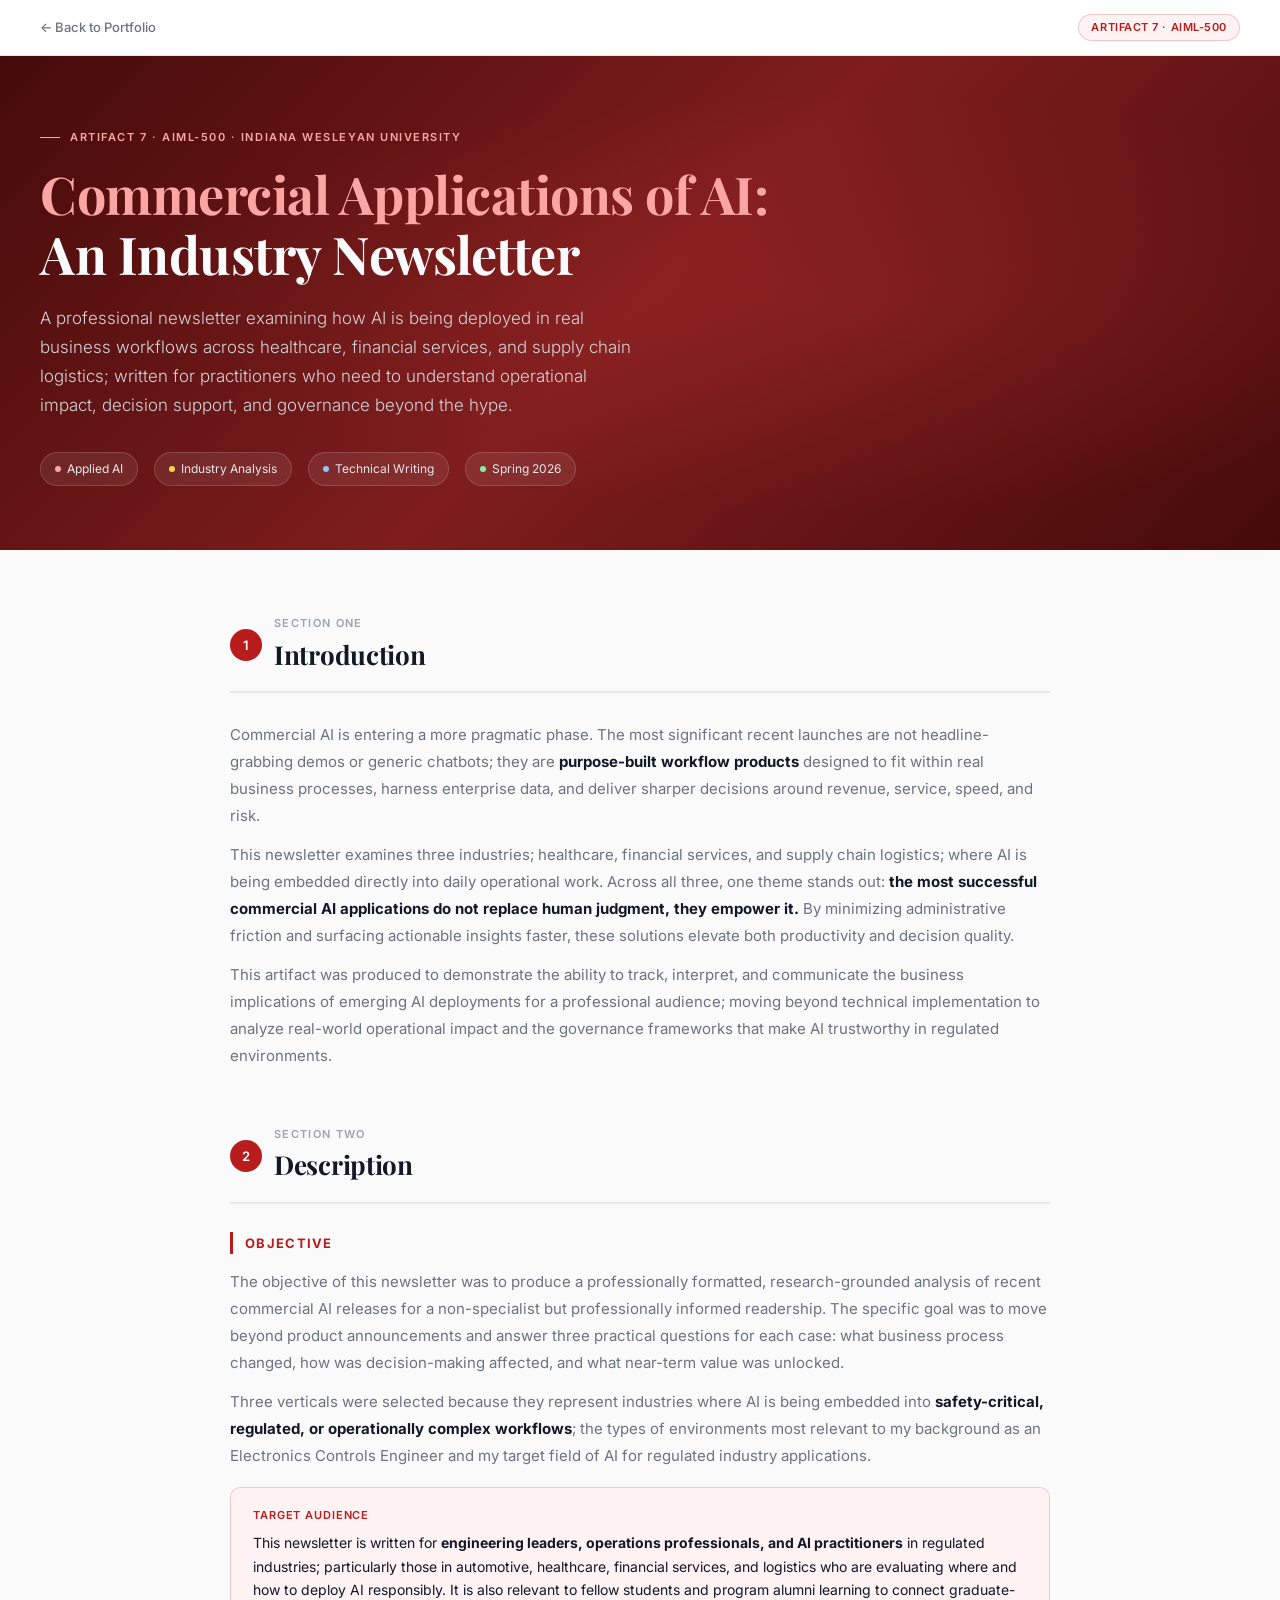
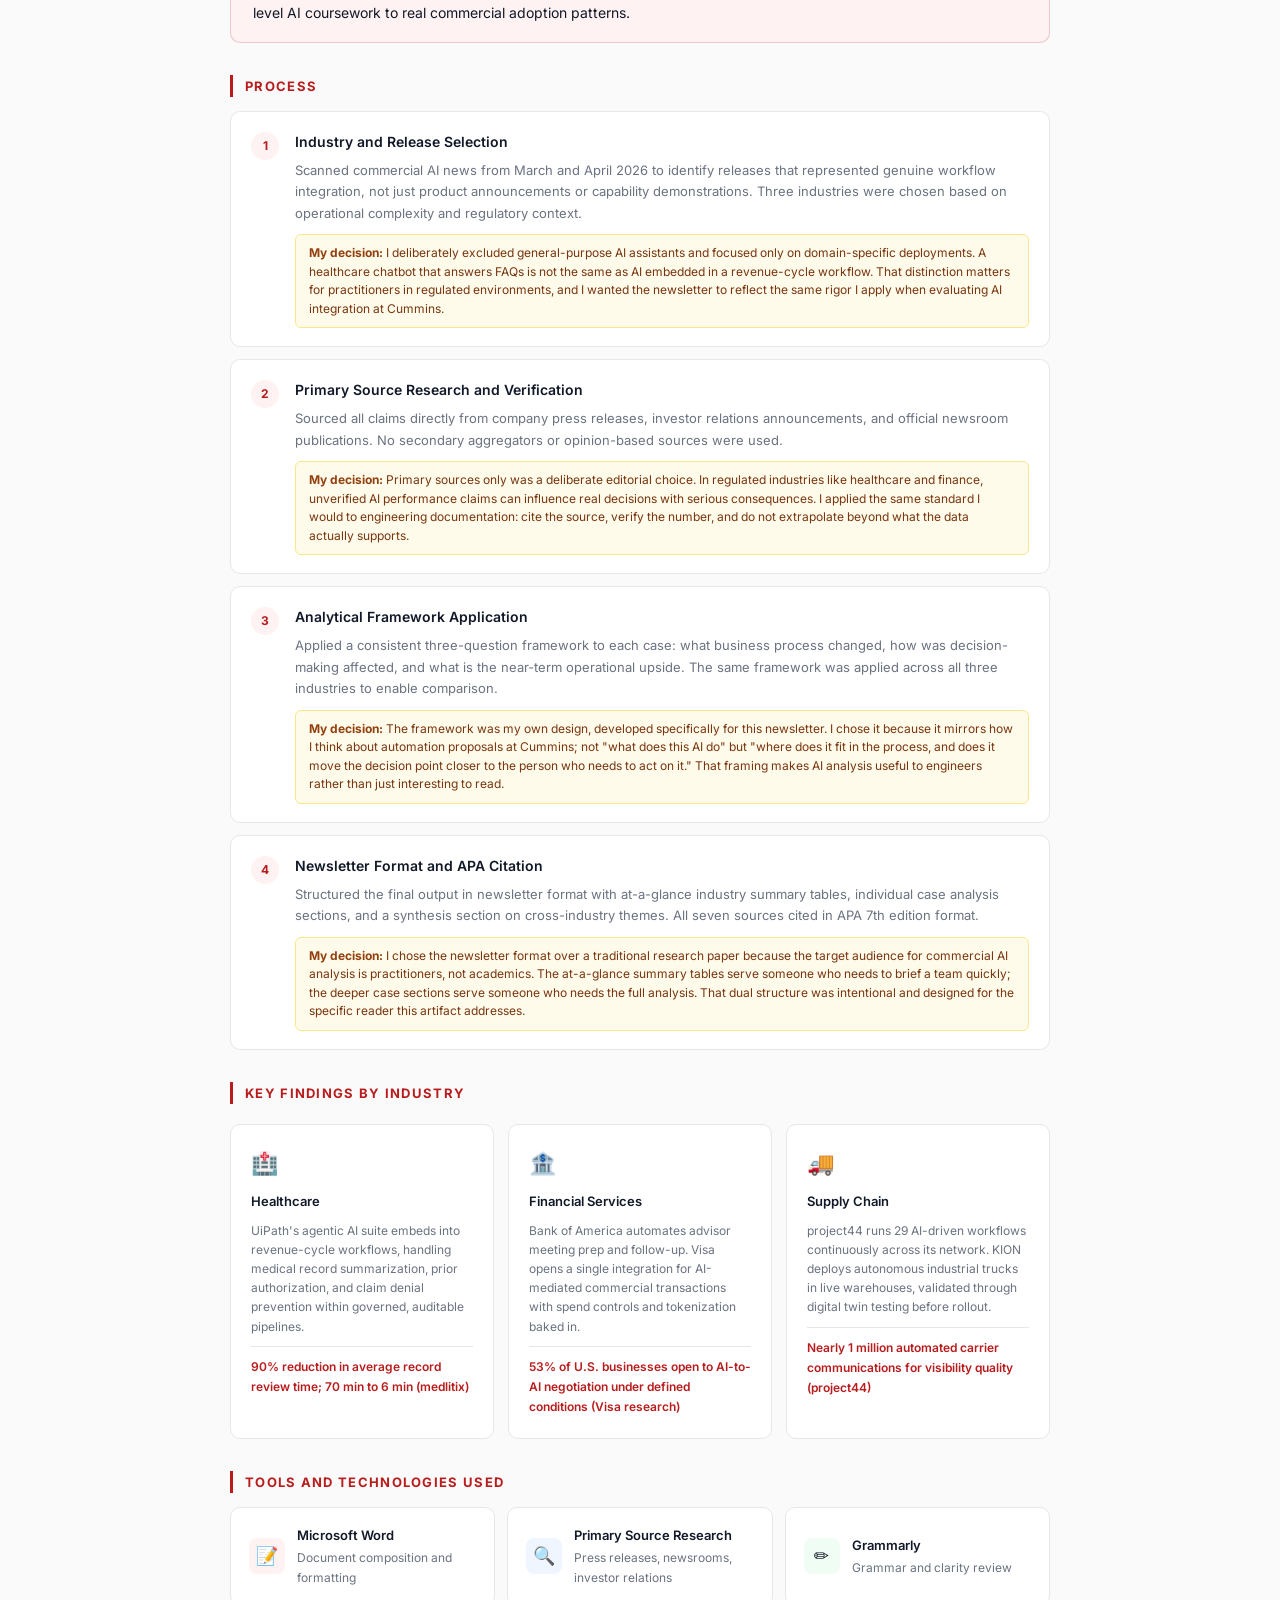
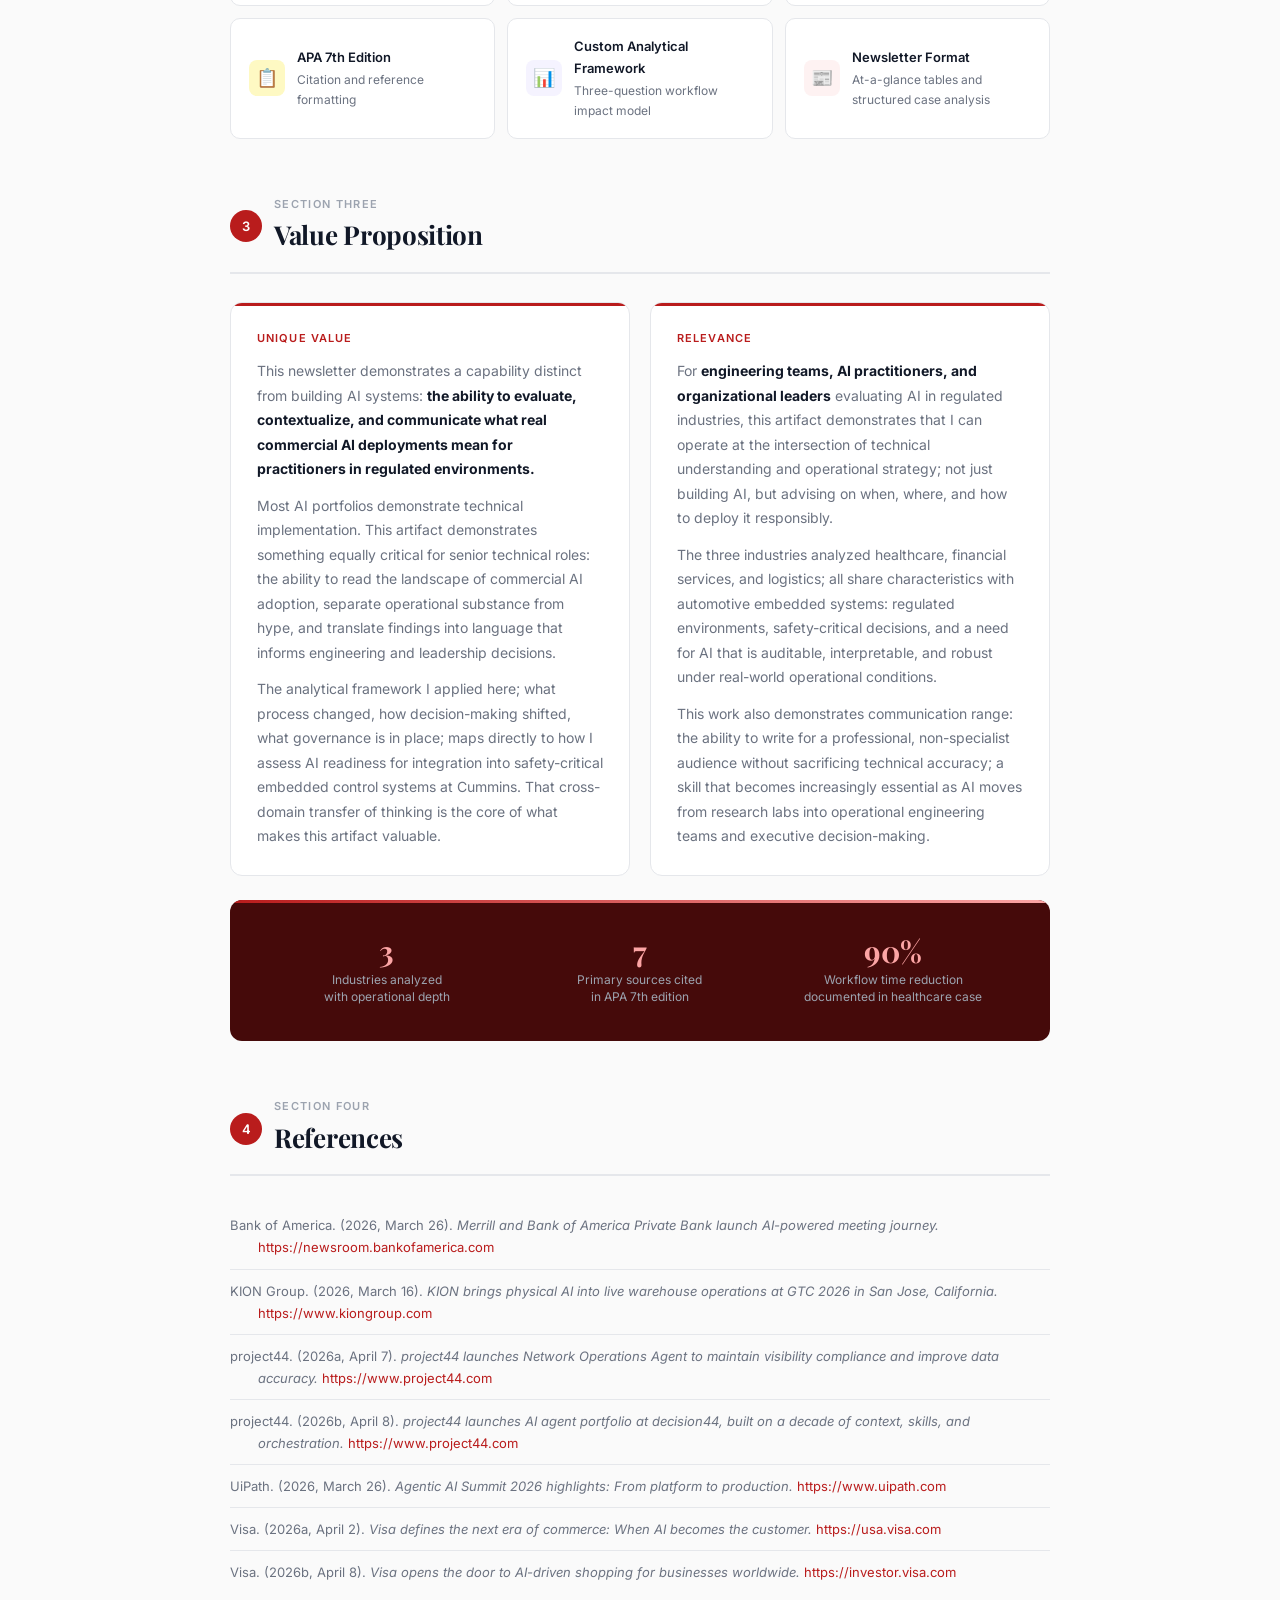
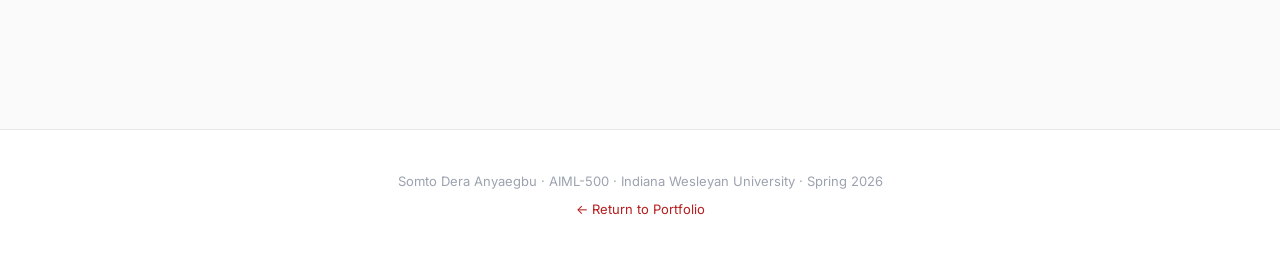
<file: artifact7.html>
<!DOCTYPE html>
<html lang="en">
<head>
  <meta charset="UTF-8"/>
  <meta name="viewport" content="width=device-width, initial-scale=1.0"/>
  <title>Artifact 7: Commercial Applications of AI Newsletter | Somto Dera Anyaegbu</title>
  <link rel="preconnect" href="https://fonts.googleapis.com"/>
  <link rel="preconnect" href="https://fonts.gstatic.com" crossorigin/>
  <link href="https://fonts.googleapis.com/css2?family=Inter:wght@300;400;500;600&family=Playfair+Display:wght@700&display=swap" rel="stylesheet"/>
  <style>
    *, *::before, *::after { box-sizing: border-box; margin: 0; padding: 0; }
    :root {
      --accent: #B91C1C; --accent-mid: #DC2626; --accent-light: #EF4444;
      --accent-pale: #FEF2F2; --accent-border: rgba(185,28,28,0.2);
      --bg: #FAFAFA; --surface: #FFFFFF; --border: #E5E7EB;
      --text-primary: #111827; --text-secondary: #6B7280; --text-muted: #9CA3AF;
      --font: 'Inter', system-ui, sans-serif;
      --font-display: 'Playfair Display', Georgia, serif;
    }
    body { font-family: var(--font); background: var(--bg); color: var(--text-primary); line-height: 1.7; font-size: 16px; }

    .topbar { background: var(--surface); border-bottom: 1px solid var(--border); padding: 14px 40px; display: flex; align-items: center; justify-content: space-between; position: sticky; top: 0; z-index: 50; }
    .back-link { display: inline-flex; align-items: center; gap: 8px; text-decoration: none; color: var(--text-secondary); font-size: 13px; font-weight: 500; }
    .back-link:hover { color: var(--accent); }
    .topbar-badge { font-size: 11px; font-weight: 600; color: var(--accent); background: var(--accent-pale); border: 1px solid var(--accent-border); border-radius: 20px; padding: 3px 12px; letter-spacing: 0.05em; text-transform: uppercase; }

    .hero { background: linear-gradient(135deg, #450A0A 0%, #7F1D1D 50%, #450A0A 100%); padding: 72px 40px 64px; color: white; position: relative; overflow: hidden; }
    .hero::before { content: ''; position: absolute; inset: 0; background: radial-gradient(ellipse at 65% 50%, rgba(239,68,68,0.15) 0%, transparent 60%); }
    .hero-content { position: relative; max-width: 800px; }
    .hero-eyebrow { font-size: 11px; font-weight: 600; color: #FCA5A5; letter-spacing: 0.14em; text-transform: uppercase; margin-bottom: 18px; display: flex; align-items: center; gap: 10px; }
    .hero-eyebrow::before { content: ''; display: block; width: 20px; height: 1px; background: #FCA5A5; }
    .hero h1 { font-family: var(--font-display); font-size: clamp(32px, 5vw, 52px); font-weight: 700; line-height: 1.15; color: #F9FAFB; margin-bottom: 20px; letter-spacing: -0.5px; }
    .hero h1 span { color: #FCA5A5; }
    .hero-desc { font-size: 17px; color: #D1D5DB; max-width: 600px; line-height: 1.7; font-weight: 300; margin-bottom: 32px; }
    .hero-meta { display: flex; flex-wrap: wrap; gap: 16px; }
    .meta-pill { display: inline-flex; align-items: center; gap: 6px; padding: 6px 14px; background: rgba(255,255,255,0.08); border: 1px solid rgba(255,255,255,0.15); border-radius: 20px; font-size: 12px; color: #E5E7EB; }
    .meta-dot { width: 6px; height: 6px; border-radius: 50%; }

    main { max-width: 900px; margin: 0 auto; padding: 64px 40px 80px; }

    /* Feedback banner */
    .feedback-banner { background: #F0FDF4; border: 1px solid #BBF7D0; border-radius: 12px; padding: 20px 24px; margin-bottom: 52px; }
    .feedback-banner-label { font-size: 11px; font-weight: 600; color: #15803D; letter-spacing: 0.1em; text-transform: uppercase; margin-bottom: 14px; display: flex; align-items: center; gap: 8px; }
    .feedback-banner-label::before { content: ''; display: inline-block; width: 8px; height: 8px; border-radius: 50%; background: #15803D; }
    .feedback-items { display: grid; grid-template-columns: 1fr 1fr 1fr; gap: 14px; }
    .feedback-item { background: white; border: 1px solid #D1FAE5; border-radius: 8px; padding: 14px 16px; }
    .feedback-reviewer { font-size: 11px; font-weight: 600; color: #15803D; margin-bottom: 5px; }
    .feedback-original { font-size: 12px; color: var(--text-muted); margin-bottom: 7px; font-style: italic; line-height: 1.5; }
    .feedback-change { font-size: 12px; color: var(--text-secondary); line-height: 1.55; }
    .arrow { color: #15803D; font-weight: 700; margin-right: 4px; }

    /* Sections */
    .section { margin-bottom: 56px; }
    .section-header { display: flex; align-items: center; gap: 12px; margin-bottom: 28px; border-bottom: 2px solid var(--border); padding-bottom: 14px; }
    .section-num { width: 32px; height: 32px; border-radius: 50%; background: var(--accent); color: white; font-size: 13px; font-weight: 600; display: flex; align-items: center; justify-content: center; flex-shrink: 0; }
    .section-label { font-size: 11px; font-weight: 600; color: var(--text-muted); letter-spacing: 0.12em; text-transform: uppercase; }
    .section-heading { font-family: var(--font-display); font-size: 26px; font-weight: 700; color: var(--text-primary); letter-spacing: -0.3px; }

    /* Subsections */
    .subsection { margin-bottom: 32px; }
    .subsection-heading { font-size: 13px; font-weight: 700; color: var(--accent); text-transform: uppercase; letter-spacing: 0.1em; margin-bottom: 14px; padding-left: 12px; border-left: 3px solid var(--accent); }
    .body-text { font-size: 15px; color: var(--text-secondary); line-height: 1.8; }
    .body-text strong { color: var(--text-primary); }
    .body-text p { margin-bottom: 12px; }
    .body-text p:last-child { margin-bottom: 0; }

    /* Audience box */
    .audience-box { background: var(--accent-pale); border: 1px solid var(--accent-border); border-radius: 10px; padding: 18px 22px; margin-top: 18px; }
    .audience-label { font-size: 11px; font-weight: 600; color: var(--accent); letter-spacing: 0.08em; text-transform: uppercase; margin-bottom: 7px; }
    .audience-text { font-size: 14px; color: var(--text-primary); line-height: 1.65; }

    /* Industry tiles */
    .industry-row { display: grid; grid-template-columns: repeat(3, 1fr); gap: 14px; margin-top: 20px; }
    .industry-tile { background: var(--surface); border: 1px solid var(--border); border-radius: 10px; padding: 20px; }
    .tile-icon { font-size: 22px; margin-bottom: 8px; }
    .tile-name { font-size: 13px; font-weight: 600; color: var(--text-primary); margin-bottom: 8px; }
    .tile-finding { font-size: 12px; color: var(--text-secondary); line-height: 1.6; }
    .tile-stat { font-size: 12px; font-weight: 600; color: var(--accent); margin-top: 10px; padding-top: 10px; border-top: 1px solid var(--border); }

    /* Process steps */
    .process-steps { display: flex; flex-direction: column; gap: 12px; }
    .process-step { background: var(--surface); border: 1px solid var(--border); border-radius: 10px; padding: 18px 20px; display: flex; gap: 16px; }
    .step-num { width: 28px; height: 28px; border-radius: 50%; background: var(--accent-pale); color: var(--accent); font-size: 12px; font-weight: 700; display: flex; align-items: center; justify-content: center; flex-shrink: 0; margin-top: 2px; }
    .step-body { flex: 1; }
    .step-title { font-size: 14px; font-weight: 600; color: var(--text-primary); margin-bottom: 6px; }
    .step-desc { font-size: 13px; color: var(--text-secondary); line-height: 1.65; margin-bottom: 10px; }
    .decision-note { background: #FFFBEB; border: 1px solid #FDE68A; border-radius: 6px; padding: 9px 13px; font-size: 12px; color: #78350F; line-height: 1.55; }
    .decision-note strong { color: #92400E; }

    /* Tools */
    .tools-grid { display: grid; grid-template-columns: repeat(3, 1fr); gap: 12px; }
    .tool-card { background: var(--surface); border: 1px solid var(--border); border-radius: 10px; padding: 16px 18px; display: flex; align-items: center; gap: 12px; }
    .tool-icon { width: 36px; height: 36px; border-radius: 8px; display: flex; align-items: center; justify-content: center; font-size: 18px; flex-shrink: 0; }
    .tool-name { font-size: 13px; font-weight: 600; color: var(--text-primary); }
    .tool-role { font-size: 12px; color: var(--text-secondary); margin-top: 2px; }

    /* Value Proposition */
    .value-grid { display: grid; grid-template-columns: 1fr 1fr; gap: 20px; }
    .value-card { background: var(--surface); border: 1px solid var(--border); border-radius: 12px; padding: 26px; position: relative; overflow: hidden; }
    .value-card::before { content: ''; position: absolute; top: 0; left: 0; right: 0; height: 3px; background: var(--accent); }
    .value-card-label { font-size: 11px; font-weight: 600; color: var(--accent); letter-spacing: 0.1em; text-transform: uppercase; margin-bottom: 12px; }
    .value-card-text { font-size: 14px; color: var(--text-secondary); line-height: 1.75; }
    .value-card-text strong { color: var(--text-primary); }
    .value-card-text p { margin-bottom: 12px; }
    .value-card-text p:last-child { margin-bottom: 0; }

    /* Metrics */
    .metrics-box { background: #450A0A; border-radius: 12px; padding: 36px 40px; margin-top: 24px; position: relative; overflow: hidden; }
    .metrics-box::before { content: ''; position: absolute; top: 0; left: 0; right: 0; height: 3px; background: linear-gradient(90deg, #B91C1C 0%, #FCA5A5 100%); }
    .metrics-row { display: grid; grid-template-columns: repeat(3, 1fr); gap: 20px; }
    .metric { text-align: center; }
    .metric-val { font-family: var(--font-display); font-size: 30px; font-weight: 700; color: #FCA5A5; line-height: 1; margin-bottom: 6px; }
    .metric-label { font-size: 12px; color: #9CA3AF; line-height: 1.4; }

    /* References */
    .ref-list { list-style: none; }
    .ref-item { font-size: 13px; color: var(--text-secondary); line-height: 1.7; padding: 10px 0 10px 28px; text-indent: -28px; border-bottom: 1px solid var(--border); }
    .ref-item:last-child { border-bottom: none; }
    .ref-item a { color: var(--accent); text-decoration: none; }
    .ref-item a:hover { text-decoration: underline; }

    .page-footer { text-align: center; padding: 40px; border-top: 1px solid var(--border); background: var(--surface); }
    .page-footer p { font-size: 13px; color: var(--text-muted); }
    .page-footer a { color: var(--accent); text-decoration: none; }
    .page-footer a:hover { text-decoration: underline; }

    @media (max-width: 700px) {
      .topbar, main { padding-left: 20px; padding-right: 20px; }
      .hero { padding: 48px 20px; }
      .feedback-items, .industry-row, .tools-grid, .value-grid, .metrics-row { grid-template-columns: 1fr; }
    }
  </style>
</head>
<body>

<div class="topbar">
  <a href="index.html" class="back-link">&#8592; Back to Portfolio</a>
  <span class="topbar-badge">Artifact 7 &middot; AIML-500</span>
</div>

<div class="hero">
  <div class="hero-content">
    <div class="hero-eyebrow">Artifact 7 &middot; AIML-500 &middot; Indiana Wesleyan University</div>
    <h1><span>Commercial Applications of AI:</span><br/>An Industry Newsletter</h1>
    <p class="hero-desc">
      A professional newsletter examining how AI is being deployed in real business workflows across healthcare, financial services, and supply chain logistics; written for practitioners who need to understand operational impact, decision support, and governance beyond the hype.
    </p>
    <div class="hero-meta">
      <div class="meta-pill"><div class="meta-dot" style="background:#FCA5A5"></div>Applied AI</div>
      <div class="meta-pill"><div class="meta-dot" style="background:#FCD34D"></div>Industry Analysis</div>
      <div class="meta-pill"><div class="meta-dot" style="background:#93C5FD"></div>Technical Writing</div>
      <div class="meta-pill"><div class="meta-dot" style="background:#86EFAC"></div>Spring 2026</div>
    </div>
  </div>
</div>

<main>


  <!-- 1. Introduction -->
  <div class="section">
    <div class="section-header">
      <div class="section-num">1</div>
      <div>
        <div class="section-label">Section One</div>
        <div class="section-heading">Introduction</div>
      </div>
    </div>
    <div class="body-text">
      <p>Commercial AI is entering a more pragmatic phase. The most significant recent launches are not headline-grabbing demos or generic chatbots; they are <strong>purpose-built workflow products</strong> designed to fit within real business processes, harness enterprise data, and deliver sharper decisions around revenue, service, speed, and risk.</p>
      <p>This newsletter examines three industries; healthcare, financial services, and supply chain logistics; where AI is being embedded directly into daily operational work. Across all three, one theme stands out: <strong>the most successful commercial AI applications do not replace human judgment, they empower it.</strong> By minimizing administrative friction and surfacing actionable insights faster, these solutions elevate both productivity and decision quality.</p>
      <p>This artifact was produced to demonstrate the ability to track, interpret, and communicate the business implications of emerging AI deployments for a professional audience; moving beyond technical implementation to analyze real-world operational impact and the governance frameworks that make AI trustworthy in regulated environments.</p>
    </div>
  </div>

  <!-- 2. Description -->
  <div class="section">
    <div class="section-header">
      <div class="section-num">2</div>
      <div>
        <div class="section-label">Section Two</div>
        <div class="section-heading">Description</div>
      </div>
    </div>

    <div class="subsection">
      <div class="subsection-heading">Objective</div>
      <div class="body-text">
        <p>The objective of this newsletter was to produce a professionally formatted, research-grounded analysis of recent commercial AI releases for a non-specialist but professionally informed readership. The specific goal was to move beyond product announcements and answer three practical questions for each case: what business process changed, how was decision-making affected, and what near-term value was unlocked.</p>
        <p>Three verticals were selected because they represent industries where AI is being embedded into <strong>safety-critical, regulated, or operationally complex workflows</strong>; the types of environments most relevant to my background as an Electronics Controls Engineer and my target field of AI for regulated industry applications.</p>
      </div>
      <div class="audience-box">
        <div class="audience-label">Target Audience</div>
        <div class="audience-text">This newsletter is written for <strong>engineering leaders, operations professionals, and AI practitioners</strong> in regulated industries; particularly those in automotive, healthcare, financial services, and logistics who are evaluating where and how to deploy AI responsibly. It is also relevant to fellow students and program alumni learning to connect graduate-level AI coursework to real commercial adoption patterns.</div>
      </div>
    </div>

    <div class="subsection">
      <div class="subsection-heading">Process</div>
      <div class="process-steps">
        <div class="process-step">
          <div class="step-num">1</div>
          <div class="step-body">
            <div class="step-title">Industry and Release Selection</div>
            <div class="step-desc">Scanned commercial AI news from March and April 2026 to identify releases that represented genuine workflow integration, not just product announcements or capability demonstrations. Three industries were chosen based on operational complexity and regulatory context.</div>
            <div class="decision-note"><strong>My decision:</strong> I deliberately excluded general-purpose AI assistants and focused only on domain-specific deployments. A healthcare chatbot that answers FAQs is not the same as AI embedded in a revenue-cycle workflow. That distinction matters for practitioners in regulated environments, and I wanted the newsletter to reflect the same rigor I apply when evaluating AI integration at Cummins.</div>
          </div>
        </div>
        <div class="process-step">
          <div class="step-num">2</div>
          <div class="step-body">
            <div class="step-title">Primary Source Research and Verification</div>
            <div class="step-desc">Sourced all claims directly from company press releases, investor relations announcements, and official newsroom publications. No secondary aggregators or opinion-based sources were used.</div>
            <div class="decision-note"><strong>My decision:</strong> Primary sources only was a deliberate editorial choice. In regulated industries like healthcare and finance, unverified AI performance claims can influence real decisions with serious consequences. I applied the same standard I would to engineering documentation: cite the source, verify the number, and do not extrapolate beyond what the data actually supports.</div>
          </div>
        </div>
        <div class="process-step">
          <div class="step-num">3</div>
          <div class="step-body">
            <div class="step-title">Analytical Framework Application</div>
            <div class="step-desc">Applied a consistent three-question framework to each case: what business process changed, how was decision-making affected, and what is the near-term operational upside. The same framework was applied across all three industries to enable comparison.</div>
            <div class="decision-note"><strong>My decision:</strong> The framework was my own design, developed specifically for this newsletter. I chose it because it mirrors how I think about automation proposals at Cummins; not "what does this AI do" but "where does it fit in the process, and does it move the decision point closer to the person who needs to act on it." That framing makes AI analysis useful to engineers rather than just interesting to read.</div>
          </div>
        </div>
        <div class="process-step">
          <div class="step-num">4</div>
          <div class="step-body">
            <div class="step-title">Newsletter Format and APA Citation</div>
            <div class="step-desc">Structured the final output in newsletter format with at-a-glance industry summary tables, individual case analysis sections, and a synthesis section on cross-industry themes. All seven sources cited in APA 7th edition format.</div>
            <div class="decision-note"><strong>My decision:</strong> I chose the newsletter format over a traditional research paper because the target audience for commercial AI analysis is practitioners, not academics. The at-a-glance summary tables serve someone who needs to brief a team quickly; the deeper case sections serve someone who needs the full analysis. That dual structure was intentional and designed for the specific reader this artifact addresses.</div>
          </div>
        </div>
      </div>
    </div>

    <div class="subsection">
      <div class="subsection-heading">Key Findings by Industry</div>
      <div class="industry-row">
        <div class="industry-tile">
          <div class="tile-icon">🏥</div>
          <div class="tile-name">Healthcare</div>
          <div class="tile-finding">UiPath's agentic AI suite embeds into revenue-cycle workflows, handling medical record summarization, prior authorization, and claim denial prevention within governed, auditable pipelines.</div>
          <div class="tile-stat">90% reduction in average record review time; 70 min to 6 min (medlitix)</div>
        </div>
        <div class="industry-tile">
          <div class="tile-icon">🏦</div>
          <div class="tile-name">Financial Services</div>
          <div class="tile-finding">Bank of America automates advisor meeting prep and follow-up. Visa opens a single integration for AI-mediated commercial transactions with spend controls and tokenization baked in.</div>
          <div class="tile-stat">53% of U.S. businesses open to AI-to-AI negotiation under defined conditions (Visa research)</div>
        </div>
        <div class="industry-tile">
          <div class="tile-icon">🚚</div>
          <div class="tile-name">Supply Chain</div>
          <div class="tile-finding">project44 runs 29 AI-driven workflows continuously across its network. KION deploys autonomous industrial trucks in live warehouses, validated through digital twin testing before rollout.</div>
          <div class="tile-stat">Nearly 1 million automated carrier communications for visibility quality (project44)</div>
        </div>
      </div>
    </div>

    <div class="subsection">
      <div class="subsection-heading">Tools and Technologies Used</div>
      <div class="tools-grid">
        <div class="tool-card">
          <div class="tool-icon" style="background:var(--accent-pale);">📝</div>
          <div>
            <div class="tool-name">Microsoft Word</div>
            <div class="tool-role">Document composition and formatting</div>
          </div>
        </div>
        <div class="tool-card">
          <div class="tool-icon" style="background:#EFF6FF;">🔍</div>
          <div>
            <div class="tool-name">Primary Source Research</div>
            <div class="tool-role">Press releases, newsrooms, investor relations</div>
          </div>
        </div>
        <div class="tool-card">
          <div class="tool-icon" style="background:#F0FDF4;">✏️</div>
          <div>
            <div class="tool-name">Grammarly</div>
            <div class="tool-role">Grammar and clarity review</div>
          </div>
        </div>
        <div class="tool-card">
          <div class="tool-icon" style="background:#FEF9C3;">📋</div>
          <div>
            <div class="tool-name">APA 7th Edition</div>
            <div class="tool-role">Citation and reference formatting</div>
          </div>
        </div>
        <div class="tool-card">
          <div class="tool-icon" style="background:#F5F3FF;">📊</div>
          <div>
            <div class="tool-name">Custom Analytical Framework</div>
            <div class="tool-role">Three-question workflow impact model</div>
          </div>
        </div>
        <div class="tool-card">
          <div class="tool-icon" style="background:#FEF2F2;">📰</div>
          <div>
            <div class="tool-name">Newsletter Format</div>
            <div class="tool-role">At-a-glance tables and structured case analysis</div>
          </div>
        </div>
      </div>
    </div>
  </div>

  <!-- 3. Value Proposition -->
  <div class="section">
    <div class="section-header">
      <div class="section-num">3</div>
      <div>
        <div class="section-label">Section Three</div>
        <div class="section-heading">Value Proposition</div>
      </div>
    </div>

    <div class="value-grid">
      <div class="value-card">
        <div class="value-card-label">Unique Value</div>
        <div class="value-card-text">
          <p>This newsletter demonstrates a capability distinct from building AI systems: <strong>the ability to evaluate, contextualize, and communicate what real commercial AI deployments mean for practitioners in regulated environments.</strong></p>
          <p>Most AI portfolios demonstrate technical implementation. This artifact demonstrates something equally critical for senior technical roles: the ability to read the landscape of commercial AI adoption, separate operational substance from hype, and translate findings into language that informs engineering and leadership decisions.</p>
          <p>The analytical framework I applied here; what process changed, how decision-making shifted, what governance is in place; maps directly to how I assess AI readiness for integration into safety-critical embedded control systems at Cummins. That cross-domain transfer of thinking is the core of what makes this artifact valuable.</p>
        </div>
      </div>
      <div class="value-card">
        <div class="value-card-label">Relevance</div>
        <div class="value-card-text">
          <p>For <strong>engineering teams, AI practitioners, and organizational leaders</strong> evaluating AI in regulated industries, this artifact demonstrates that I can operate at the intersection of technical understanding and operational strategy; not just building AI, but advising on when, where, and how to deploy it responsibly.</p>
          <p>The three industries analyzed healthcare, financial services, and logistics; all share characteristics with automotive embedded systems: regulated environments, safety-critical decisions, and a need for AI that is auditable, interpretable, and robust under real-world operational conditions.</p>
          <p>This work also demonstrates communication range: the ability to write for a professional, non-specialist audience without sacrificing technical accuracy; a skill that becomes increasingly essential as AI moves from research labs into operational engineering teams and executive decision-making.</p>
        </div>
      </div>
    </div>

    <div class="metrics-box">
      <div class="metrics-row">
        <div class="metric">
          <div class="metric-val">3</div>
          <div class="metric-label">Industries analyzed<br/>with operational depth</div>
        </div>
        <div class="metric">
          <div class="metric-val">7</div>
          <div class="metric-label">Primary sources cited<br/>in APA 7th edition</div>
        </div>
        <div class="metric">
          <div class="metric-val">90%</div>
          <div class="metric-label">Workflow time reduction<br/>documented in healthcare case</div>
        </div>
      </div>
    </div>
  </div>

  <!-- 4. References -->
  <div class="section">
    <div class="section-header">
      <div class="section-num">4</div>
      <div>
        <div class="section-label">Section Four</div>
        <div class="section-heading">References</div>
      </div>
    </div>
    <ul class="ref-list">
      <li class="ref-item">Bank of America. (2026, March 26). <em>Merrill and Bank of America Private Bank launch AI-powered meeting journey.</em> <a href="https://newsroom.bankofamerica.com/content/newsroom/press-releases/2026/03/merrill-and-bank-of-america-private-bank-launch-ai-powered-meeti.html" target="_blank">https://newsroom.bankofamerica.com</a></li>
      <li class="ref-item">KION Group. (2026, March 16). <em>KION brings physical AI into live warehouse operations at GTC 2026 in San Jose, California.</em> <a href="https://www.kiongroup.com/en/News-Stories/Press-Releases/Press-Releases-Detail.html?id=1099696911" target="_blank">https://www.kiongroup.com</a></li>
      <li class="ref-item">project44. (2026a, April 7). <em>project44 launches Network Operations Agent to maintain visibility compliance and improve data accuracy.</em> <a href="https://www.project44.com/press-releases/project44-launches-network-operations-agent-to-maintain-visibility-compliance-and-improve-data-accuracy/" target="_blank">https://www.project44.com</a></li>
      <li class="ref-item">project44. (2026b, April 8). <em>project44 launches AI agent portfolio at decision44, built on a decade of context, skills, and orchestration.</em> <a href="https://www.project44.com/press-releases/project44-launches-ai-agent-portfolio-at-decision44-built-on-a-decade-of-context-skills-and-orchestration/" target="_blank">https://www.project44.com</a></li>
      <li class="ref-item">UiPath. (2026, March 26). <em>Agentic AI Summit 2026 highlights: From platform to production.</em> <a href="https://www.uipath.com/blog/ai/agentic-ai-summit-2026" target="_blank">https://www.uipath.com</a></li>
      <li class="ref-item">Visa. (2026a, April 2). <em>Visa defines the next era of commerce: When AI becomes the customer.</em> <a href="https://usa.visa.com/about-visa/newsroom/press-releases.releaseId.22266.html" target="_blank">https://usa.visa.com</a></li>
      <li class="ref-item">Visa. (2026b, April 8). <em>Visa opens the door to AI-driven shopping for businesses worldwide.</em> <a href="https://investor.visa.com/news/news-details/2026/Visa-Opens-the-Door-to-AI-Driven-Shopping-for-Businesses-Worldwide/default.aspx" target="_blank">https://investor.visa.com</a></li>
    </ul>
  </div>

</main>

<div class="page-footer">
  <p>Somto Dera Anyaegbu &middot; AIML-500 &middot; Indiana Wesleyan University &middot; Spring 2026</p>
  <p style="margin-top:6px"><a href="index.html">&#8592; Return to Portfolio</a></p>
</div>

</body>
</html>
</file>
